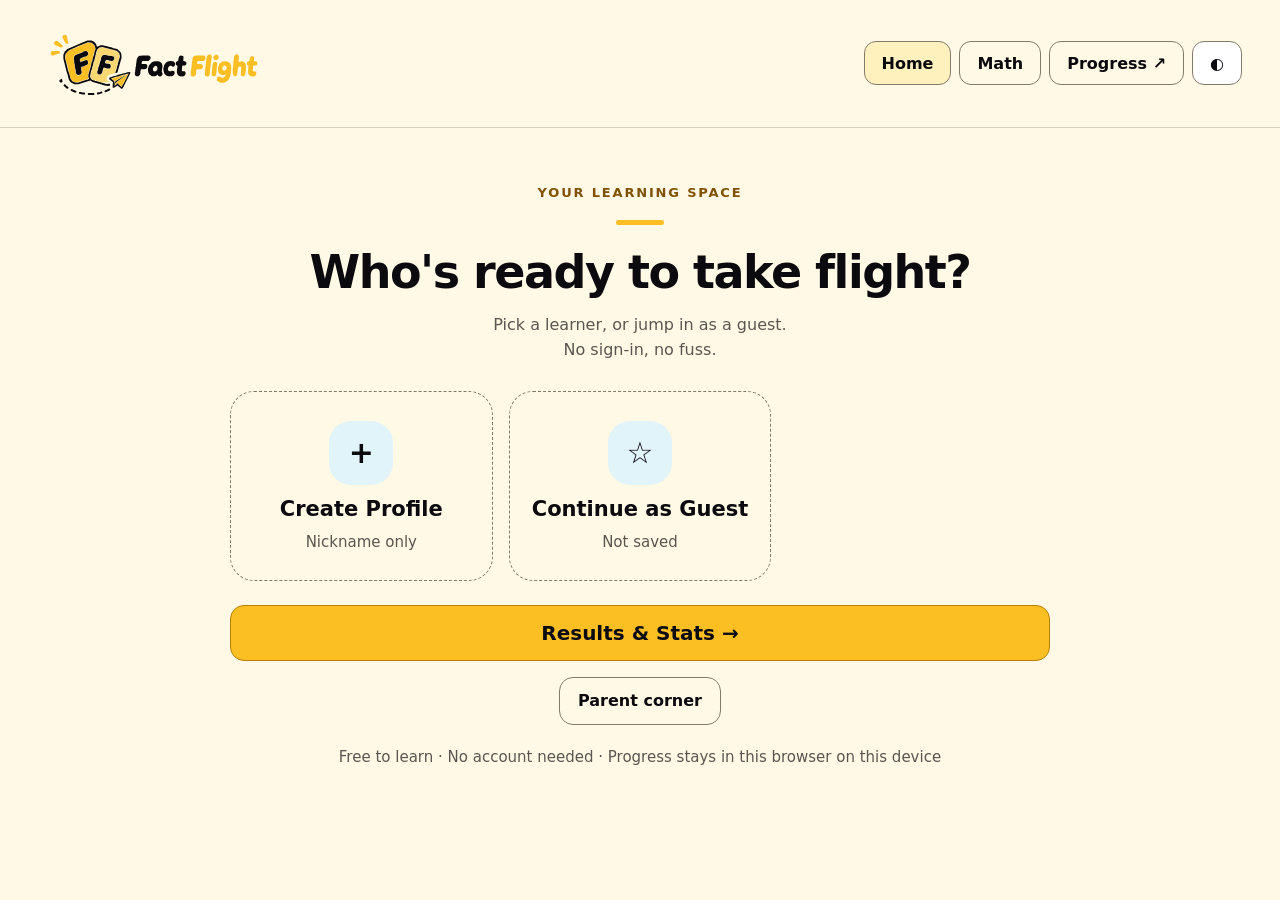
<file: index.html>
<!doctype html>
<html lang="en"><head><meta charset="UTF-8"><meta name="viewport" content="width=device-width,initial-scale=1"><title>Fact Flight · Math practice</title><meta name="application-version" content="6.3.0">
<link rel="stylesheet" href="styles/brand.css"><link rel="stylesheet" href="styles/menus.css"><link rel="stylesheet" href="styles/progress.css">
<link rel="icon" href="assets/brand/favicon.ico" sizes="any">
<link rel="apple-touch-icon" sizes="180x180" href="assets/brand/apple-touch-icon.png">
<link rel="manifest" href="manifest.webmanifest">
<meta name="apple-mobile-web-app-title" content="Fact Flight">
<style>
*{box-sizing:border-box}body{margin:0;background:var(--bg);color:var(--ink);font-family:var(--font-ui)}button,input,select{font:inherit}button{cursor:pointer}button:disabled{opacity:.5;cursor:not-allowed}button:focus-visible,input:focus-visible,select:focus-visible{outline:3px solid var(--focus-ring);outline-offset:3px}button{border:1px solid var(--line);background:var(--card);color:var(--ink);border-radius:12px;padding:11px 17px;font-weight:600}.primary{background:var(--primary-bg);color:var(--primary-text);border-color:transparent}.quiet{background:transparent}header{max-width:1400px;margin:auto;padding:25px 38px;display:flex;align-items:center;justify-content:space-between;border-bottom:1px solid var(--line)}.brand{display:flex;align-items:center;gap:12px;font:700 22px var(--font-ui)}.logo{display:grid;place-items:center;background:var(--primary-bg);color:var(--primary-text);width:40px;height:40px;border-radius:13px;transform:rotate(-6deg)}.topnav{display:flex;gap:8px}main{max-width:1400px;margin:auto;padding:35px 38px 60px}.eyebrow{text-transform:uppercase;letter-spacing:.16em;font-size:11px;font-weight:700;color:var(--muted)}h1,h2,h3{font-family:var(--font-ui)}h1{font-size:clamp(32px,4vw,49px);letter-spacing:-2px;margin:10px 0}h2{font-size:25px;margin:0 0 12px}h3{font-size:17px;margin:0 0 10px}p{line-height:1.6;color:var(--muted)}.hero{display:flex;justify-content:space-between;align-items:center;margin-bottom:28px}.badge{background:var(--soft);padding:10px 15px;border-radius:30px;font-size:12px;font-weight:700}.layout{display:grid;grid-template-columns:285px minmax(0,1fr);gap:25px;align-items:start}.panel{background:var(--card);border:1px solid var(--line);border-radius:22px;padding:24px;box-shadow:var(--shadow)}.settings{position:sticky;top:18px}.label{display:block;font-size:12px;font-weight:700;margin:23px 0 10px}.numbers{display:grid;grid-template-columns:repeat(3,1fr);gap:8px}.number{font:600 23px var(--font-ui);padding:12px 0}.number.selected{background:var(--primary-bg);color:var(--primary-text);border-color:var(--accent)}.segments{display:flex;gap:5px;background:var(--bg);padding:5px;border-radius:12px}.segments button{flex:1;font-size:12px;border:0;padding:10px 5px;background:transparent}.segments .selected{background:var(--card);box-shadow:0 2px 6px #0001}.wide{width:100%;margin-top:22px}.small{font-size:12px;line-height:1.6;color:var(--muted)}input,select{border:1px solid var(--line);border-radius:9px;background:var(--bg);color:var(--ink);padding:10px;width:100%}.metrics{display:grid;grid-template-columns:repeat(3,1fr);gap:12px;margin-bottom:19px}.metric{padding:15px 20px;border:1px solid var(--line);border-radius:15px;background:var(--card)}.metric strong{display:block;font:600 28px var(--font-ui);margin-top:5px}.metric span{font-size:11px;color:var(--muted);text-transform:uppercase;letter-spacing:.09em}.sheet{padding:23px}.sheetbar{display:flex;justify-content:space-between;align-items:center;margin-bottom:18px;gap:12px}.sheetbar h2{font-size:20px;margin:0}.progress{height:5px;border-radius:6px;background:var(--soft);margin:15px 0 23px;overflow:hidden}.progress div{height:100%;background:var(--accent);transition:width .2s}.grid{display:grid;grid-template-columns:repeat(3,minmax(0,1fr));gap:18px}.column{display:flex;flex-direction:column;gap:7px}.coltitle{font-size:10px;color:var(--muted);text-transform:uppercase;letter-spacing:.15em;padding:0 8px 5px}.fact{border:1px solid var(--line);border-radius:9px;min-height:40px;padding:7px 10px;display:flex;gap:9px;align-items:center;font:500 17px var(--font-ui);transition:background .15s}.fact .idx{font:10px var(--font-ui);color:var(--muted);width:15px}.fact .value{margin-left:auto;min-width:25px;text-align:center}.fact.active{background:var(--active);outline:2px solid var(--muted);outline-offset:1px}.fact.correct{background:var(--greenbg);color:var(--green);border-color:var(--green)}.fact.wrong{background:var(--redbg);color:var(--red);border-color:var(--red)}.fact.skipped{border-style:dashed;background:var(--active)}.shake{animation:shake .35s}@keyframes shake{25%,75%{transform:translateX(-4px)}50%{transform:translateX(4px)}}.speech{background:var(--soft);padding:14px 18px;border-radius:13px;display:flex;align-items:center;gap:12px;margin-bottom:18px}.dot{width:9px;height:9px;flex-shrink:0;background:var(--accent);border-radius:50%}.speech.live .dot{animation:pulse 1.3s infinite}.speech:not(.live) .dot{background:var(--muted)}.mic-status{display:inline-block;margin-bottom:5px;font-size:12px;font-weight:700;letter-spacing:.02em}.mic-status[data-state="connected"]{color:var(--green)}.mic-status[data-state="disconnected"]{color:var(--red)}.mic-status[data-state="not-connected"]{color:var(--muted)}@keyframes pulse{50%{opacity:.25}}.controls{display:flex;gap:8px;flex-wrap:wrap;margin-top:18px}.controls input{width:120px}.controls button{font-size:12px;padding:9px 12px}.hidden{display:none!important}.empty{min-height:420px;display:flex;align-items:center;justify-content:center;text-align:center;background:radial-gradient(ellipse at center,var(--soft),transparent 65%)}.orb{width:116px;height:116px;border-radius:32px;background:var(--soft);font:600 54px var(--font-ui);display:grid;place-items:center;margin:0 auto 24px;transform:rotate(-8deg)}.empty p{max-width:380px;margin:10px auto}.rule{border-top:1px solid var(--line);margin:23px 0 18px}.resultscore{font:600 65px var(--font-ui);letter-spacing:-3px}.resultgrid{display:grid;grid-template-columns:repeat(4,1fr);gap:12px;margin:22px 0}table{border-collapse:collapse;width:100%;font-size:13px}th,td{padding:12px;text-align:left;border-bottom:1px solid var(--line)}th{font-size:11px;color:var(--muted)}.tablewrap{overflow:auto}.tag{color:var(--accent);font-size:12px;font-weight:700}dialog{background:var(--card);color:var(--ink);border:1px solid var(--line);border-radius:24px;padding:34px;width:min(460px,90vw);text-align:center}dialog::backdrop{background:#102c24aa;backdrop-filter:blur(5px)}.mic{font-size:38px;background:var(--soft);border-radius:50%;width:85px;height:85px;display:grid;place-items:center;margin:0 auto 22px}#micMessage{min-height:52px}footer{font-size:11px;color:var(--muted);margin-top:24px}details{margin-top:17px}summary{cursor:pointer;font-size:12px;color:var(--muted)}@media(max-width:900px){header,main{padding:20px}.layout{grid-template-columns:220px minmax(0,1fr)}.grid{gap:8px}.fact{font-size:14px;padding:7px 5px;gap:4px}.panel{padding:17px}.hero .badge{display:none}}@media(max-width:680px){.layout{grid-template-columns:1fr}.settings{position:static}.numbers{grid-template-columns:repeat(9,1fr);gap:4px}.number{font-size:18px}.hero{margin-bottom:20px}.grid{gap:7px}.fact{font-size:13px}.fact .idx{width:10px;font-size:8px}.fact .value{min-width:15px}.metrics{gap:7px}.metric{padding:12px}.resultgrid{grid-template-columns:repeat(2,1fr)}header{gap:10px}.brand{font-size:18px}.topnav button{padding:9px;font-size:12px}}@media(prefers-reduced-motion:reduce){*{animation:none!important;transition:none!important}}

.speech-content{min-width:0;flex:1}.mic-topline{display:flex;align-items:center;gap:12px;justify-content:space-between;flex-wrap:wrap;margin-bottom:7px}.mic-status{display:inline-block;font-size:12px;font-weight:700;line-height:1.5}.mic-status[data-state="connected"]{color:var(--green)}.mic-status[data-state="disconnected"]{color:var(--red)}.mic-status[data-state="not-connected"]{color:var(--muted)}.mic-reconnect{font-size:12px;padding:7px 11px;background:var(--card);border:1px solid var(--line)}#prompt{display:block;line-height:1.45}#heard{overflow-wrap:anywhere}

/* iOS voice-permission help: presentation only; speech-recognition logic is unchanged. */
.voice-help{margin-top:12px;padding:11px 13px;border:1px solid var(--line);border-left:3px solid var(--accent);border-radius:10px;background:var(--card);color:var(--ink);font-size:12px;line-height:1.55;text-align:left}
.voice-help b{display:block;margin-bottom:5px}
.voice-help p{margin:0;color:var(--ink);font-size:12px;line-height:1.5}
.voice-help ol{margin:7px 0 6px;padding-left:20px}
.voice-help li+li{margin-top:5px}
.voice-help .voice-help-note{color:var(--muted);margin-top:7px}
.voice-help-inline{margin-top:9px}
@media(max-width:680px){dialog{padding:20px;max-height:90dvh;overflow-y:auto}.voice-help{padding:10px}}

/* Draft keyboard enhancement: field is anchored to the active problem, not at the bottom of the sheet. */
.keyboard-tip{background:var(--soft);border-radius:12px;padding:10px 14px;margin-bottom:15px;color:var(--ink);font-size:12px;line-height:1.5}
.inline-answer{display:none;align-items:center;gap:4px;margin-left:auto;flex:0 0 auto}
.fact.keyboard-active .inline-answer{display:flex}
.inline-answer input{width:50px;min-width:0;padding:5px 4px;border:2px solid var(--accent);border-radius:7px;background:var(--card);color:var(--ink);text-align:center;font-size:16px;font-weight:700;height:31px;touch-action:manipulation}
.inline-answer input:focus{outline:2px solid var(--accent);outline-offset:1px}
.inline-answer button{min-width:30px;height:31px;padding:3px 5px;border-radius:7px;background:var(--primary-bg);border-color:var(--control-line);color:var(--primary-text);font-size:15px;line-height:1;touch-action:manipulation}
.fact.keyboard-active{border-color:var(--accent);background:var(--active)}
.fact.keyboard-active .value{margin-left:0}
.keyboard-session #answer,.keyboard-session #footerAnswerSubmit{display:none!important}
@media(max-width:1100px){
 .fact.keyboard-active{flex-wrap:wrap;gap:4px 5px;align-content:center}
 .fact.keyboard-active .inline-answer{order:3;flex:1 0 100%;margin-left:0;justify-content:flex-end}
 .fact.keyboard-active .fact-equation{order:1}
 .fact.keyboard-active .idx{order:0}
 .fact.keyboard-active .value{order:2;margin-left:auto}
}
@media(max-width:680px){
 .fact.keyboard-active{padding:6px 5px;min-height:75px}
 .fact.keyboard-active .inline-answer{justify-content:space-between}
 .fact.keyboard-active .inline-answer input{width:min(48px,62%);height:34px;font-size:16px}
 .fact.keyboard-active .inline-answer button{min-width:27px;height:34px}
}

/* A dedicated touch keypad avoids iOS's number pad, which has no Return key. */
.mobile-keypad{display:none;position:fixed;z-index:1000;left:0;right:0;bottom:0;max-width:520px;margin:0 auto;padding:12px 18px calc(12px + env(safe-area-inset-bottom, 0px));background:var(--card);color:var(--ink);border:1px solid var(--line);border-bottom:0;border-radius:22px 22px 0 0;box-shadow:0 -8px 35px #0002}
.mobile-keypad-head{display:flex;align-items:center;justify-content:space-between;gap:12px;padding:0 2px 10px}
.mobile-keypad-head span{font-size:12px;color:var(--muted);font-weight:700}
.mobile-keypad-head strong{font:700 23px var(--font-ui);letter-spacing:-.5px}
.mobile-keypad-head .mobile-typed{background:var(--bg);border:1px solid var(--line);border-radius:9px;min-width:57px;min-height:34px;padding:3px 10px;text-align:center;font-variant-numeric:tabular-nums}
.mobile-keypad-grid{display:grid;grid-template-columns:repeat(3,minmax(0,1fr));gap:8px}
.mobile-keypad-grid button{min-height:49px;padding:8px 6px;border-radius:11px;font:700 21px var(--font-ui);touch-action:manipulation;user-select:none;-webkit-user-select:none;-webkit-tap-highlight-color:transparent}
.mobile-keypad-grid button:active{background:var(--active)}
.mobile-keypad-grid .key-enter{background:var(--primary-bg);color:var(--primary-text);border-color:var(--accent);font:700 15px var(--font-ui)}
.mobile-keypad-grid .key-delete{font-size:21px}
.mobile-keypad .keypad-hint{text-align:center;margin:7px 0 0;color:var(--muted);font-size:11px}
@media(max-width:680px) and (pointer:coarse){
 .mobile-keypad-open main{padding-bottom:calc(305px + env(safe-area-inset-bottom, 0px))}
 .mobile-keypad-open .mobile-keypad:not(.hidden){display:block}
 .mobile-keypad-open .fact.keyboard-active .inline-answer{display:none}
 .mobile-keypad-open .fact.keyboard-active{min-height:40px;flex-wrap:nowrap;align-content:center}
 .mobile-keypad-open .fact.keyboard-active .fact-equation{order:1}
 .mobile-keypad-open .fact.keyboard-active .value{order:2;display:block;margin-left:auto;font-weight:700}
}

/* Brand foundation: presentation only; the worksheet and session engine stay intact. */
header{flex-wrap:wrap;gap:16px}
.brand{background:var(--brand-cream);padding:4px 10px;border-radius:14px;flex-shrink:0}
.brand-art{display:block;width:210px;max-width:100%;height:auto}
.topnav{flex-wrap:wrap}
button,input,select{border-color:var(--control-line)}
button,select{min-height:44px}
.primary,.number.selected,.mobile-keypad-grid .key-enter{border-color:var(--control-line)}
.primary:hover:not(:disabled),.number.selected:hover{background:var(--brand-amber)}
.segments .selected{outline:1px solid var(--control-line)}
button:focus-visible,input:focus-visible,select:focus-visible,summary:focus-visible{outline:3px solid var(--focus-ring);outline-offset:3px}
.inline-answer input:focus{outline-color:var(--focus-ring)}
.fact.active{outline-color:var(--focus-ring)}
.fact.correct .value::before{content:"✓ ";font-size:.85em}
.fact.wrong .value::before{content:"× ";font-size:.85em}
.fact .value{white-space:nowrap}
.layout>section,.column{min-width:0}
.metric strong,.fact,.mobile-typed{font-variant-numeric:tabular-nums}
dialog::backdrop{background:#0B0B0FAA}
@media(max-width:680px){
 header{justify-content:center;padding:16px}
 .brand-art{width:185px}
 .topnav{justify-content:center}
 .topnav button{min-width:44px}
 .numbers{grid-template-columns:repeat(5,minmax(0,1fr));gap:8px}
 .sheetbar{flex-wrap:wrap}
 .fact{gap:3px;padding-inline:3px}
 .fact .idx{width:auto;min-width:8px}
 .inline-answer button{min-height:34px}
}
/* Larger equations use a single readable column on phones; School keeps three columns. */
.activity-progress{display:grid;grid-template-columns:repeat(auto-fit,minmax(min(100%,260px),1fr));gap:12px;margin:18px 0}.activity-progress button{text-align:left}.activity-progress span{display:block;font-size:12px;margin-top:8px;line-height:1.6}
.math-activity .fact{flex-wrap:wrap}.math-activity .fact-equation{overflow-wrap:anywhere}
@media(max-width:680px){.math-activity .grid{grid-template-columns:1fr}.math-activity .fact{font-size:18px;padding:8px}.math-activity .coltitle{display:none}.math-activity .fact.keyboard-active .inline-answer{flex:0 0 auto}.math-activity .inline-answer input{width:70px}}

/* Focus is a presentation of the existing worksheet session, not a second engine. */
.focus-session header,.focus-session .hero,.focus-session .settings,.focus-session #saveStatus,.focus-session #grid,.focus-session #keyboardTip,.focus-session #answer,.focus-session #footerAnswerSubmit,.focus-session #resume{display:none!important}
.focus-session main{max-width:1100px;width:100%;min-height:100vh;min-height:100dvh;display:flex;flex-direction:column;justify-content:center;padding:14px 20px}
.focus-session #practiceView{width:100%;flex-shrink:0}
.focus-session .layout{display:block}.focus-session .sheet{padding:16px}
.focus-session .sheetbar{margin-bottom:8px}.focus-session .sheetbar h2{font-size:18px}
.focus-session .progress{margin:8px 0 12px}.focus-session .metrics{margin-bottom:10px}
.focus-session .metric{padding:8px 12px}.focus-session .metric strong{font-size:22px;margin:2px 0}
#focusLayout{display:grid;grid-template-columns:1.3fr 1fr;gap:20px}
#focusCard{display:flex;flex-direction:column;justify-content:center;align-items:center;text-align:center;background:var(--soft);border:1px solid var(--line);border-radius:18px;padding:18px;min-width:0}
#focusEquation{font-size:clamp(28px,5vw,64px);font-weight:750;margin:16px 0;overflow-wrap:anywhere}
#focusFeedback{font-size:14px;margin:0;min-height:22px}
#focusForm{min-width:0}#focusAnswer{font-size:26px;text-align:center;font-weight:700;height:46px;margin:5px 0 10px}
#focusKeys{display:grid;grid-template-columns:repeat(3,minmax(0,1fr));gap:8px}#focusKeys button{min-height:50px;font-size:20px;padding:6px;touch-action:manipulation}
.focus-session #answerForm{justify-content:center;margin-top:12px}.focus-session #answerForm button{min-height:44px}
.focus-session .speech{padding:8px 12px;margin-bottom:10px}.focus-session #prompt{display:none}.focus-session #focusCard .speech{width:100%;text-align:left;margin:6px 0 0}.focus-session #focusCard .speech .dot{display:none}
@media(max-width:680px){
 .focus-session #stage{display:none}.focus-voice #focusFeedback{display:none}.focus-session .metrics{margin-bottom:6px}.focus-session .progress{margin:5px 0 8px}.focus-voice #focusCard{padding:4px}
 .focus-session main{padding:4px 12px calc(4px + env(safe-area-inset-bottom,0px))}.focus-session .sheet{padding:10px}
 .focus-session .metric{padding:3px 8px}.focus-session .metric span{font-size:9px;letter-spacing:0}.focus-session .metric strong{font-size:20px}
 #focusLayout{grid-template-columns:1fr;gap:8px}#focusCard{padding:6px}#focusEquation{font-size:32px;margin:4px 0}#focusFeedback{font-size:12px;min-height:16px}
 #focusKeys{gap:5px}#focusKeys button{min-height:44px;padding:4px}#focusAnswer{height:40px;margin:3px 0 6px}#focusForm>label{display:none}
 .focus-session #answerForm{gap:5px;margin-top:8px}.focus-session #answerForm button{padding:7px;font-size:11px}
 .focus-session .speech{font-size:12px;margin-bottom:6px}.focus-session .mic-topline{margin-bottom:0}
}
@media(max-height:550px) and (orientation:landscape){
 .focus-session main{padding:4px 12px}.focus-session .sheet{padding:8px}.focus-session .metrics{margin-bottom:4px}.focus-session .metric{padding:3px 10px}.focus-session .metric strong{font-size:18px}
 #focusLayout{grid-template-columns:1fr 1fr;gap:10px}#focusCard{padding:8px}#focusEquation{font-size:32px;margin:8px 0}#focusForm>label{display:none}
 #focusKeys{gap:4px}#focusKeys button{min-height:44px;padding:3px}#focusAnswer{height:36px;margin:0 0 4px;font-size:22px}
 .focus-session .sheetbar,.focus-session .progress{margin:3px 0}.focus-session #answerForm{margin-top:4px}.focus-session .speech{padding:4px 8px;margin-bottom:4px}
}
/* Readability: prioritize legible prompts over fitting every control into a short screen. */
#focusEquation{width:100%;min-width:0;box-sizing:border-box;font-size:clamp(48px,7vw,88px);font-weight:800;line-height:1.15;letter-spacing:-.02em;margin:14px 0;word-break:normal;overflow-wrap:normal}
#focusEquation.long-equation{font-size:clamp(34px,5vw,60px)}
#focusAnswer{font-size:32px;height:50px}#focusKeys button{font-size:26px;min-height:50px}#focusKeys button[type=submit]{font-size:20px}
#focusPosition{font-size:14px;letter-spacing:.05em}#focusFeedback{font-size:16px;line-height:1.4}
.focus-session .metric span{font-size:13px;letter-spacing:0}.focus-session .metric strong{font-size:28px}
.focus-session .sheetbar h2{font-size:22px}.focus-session #heard,.focus-session .mic-status{font-size:16px;line-height:1.4}
.focus-session #answerForm button{font-size:16px;min-height:48px}.focus-session .mic-reconnect{font-size:15px}
.activity-progress button strong{font-size:20px}.activity-progress span,.small,summary{font-size:15px}
.metric span{font-size:13px;letter-spacing:.03em}table{font-size:16px}th{font-size:14px}.controls button{font-size:16px}
.fact{font-size:20px;flex-wrap:wrap}.fact .fact-equation{min-width:0;overflow-wrap:anywhere}.fact .idx{font-size:12px}.inline-answer input{font-size:20px}.mobile-keypad-grid button{font-size:26px}.mobile-keypad-head span{font-size:16px}.mobile-keypad .keypad-hint{font-size:13px}
@media(max-width:680px){
 #focusEquation{font-size:clamp(48px,14vw,64px);margin:10px 0}#focusEquation.long-equation{font-size:clamp(34px,10vw,46px)}
 .focus-session .metric span{font-size:12px}.focus-session .metric strong{font-size:26px}.focus-session .sheetbar h2{font-size:20px}
 .focus-session #answerForm button{font-size:14px}.fact{font-size:18px}.math-activity .fact{font-size:21px}.fact .idx{font-size:11px}
}
@media(max-height:550px) and (orientation:landscape){#focusEquation{font-size:48px}#focusEquation.long-equation{font-size:36px}#focusKeys button{min-height:44px}#focusAnswer{height:40px}}

/* Answer feedback uses text/symbols as well as color. */
#focusCard[data-feedback="wrong"]{background:var(--redbg);border:2px solid var(--red);color:var(--red)}
#focusCard[data-feedback="correct"]{background:var(--greenbg);border:2px solid var(--green);color:var(--green)}
#focusCard[data-feedback="unheard"],.fact[data-feedback="unheard"]{background:var(--feedback-neutral-bg);border:2px solid var(--feedback-neutral-ink);color:var(--feedback-neutral-ink)}
#focusCard[data-feedback] .speech{background:transparent}
#focusCard[data-feedback] #focusFeedback{color:inherit;font-weight:750}
.focus-voice #focusFeedback{display:block}
#focusFeedback{min-height:24px}
#factsReport td:first-child{white-space:nowrap}
.mic-actions{display:flex;flex-direction:column;gap:12px;margin-top:16px}.mic-actions button{width:100%;min-height:44px}
</style></head><body>
<header><div class="brand"><img class="brand-art" src="assets/brand/horizontal.svg" alt="Fact Flight" width="725" height="238"></div><nav class="topnav" aria-label="Main navigation"><button id="homeNav" class="quiet">Home</button><button id="practiceNav" class="quiet">Math</button><button id="historyNav" class="quiet">Progress ↗</button><button id="theme" aria-label="Toggle light and dark theme">◐</button></nav></header>
<main><section id="menuView"></section><div class="hero"><div><div class="eyebrow">Little practice. Big confidence.</div><h1>Ready, set, practice.</h1><p style="margin:8px 0">One fact at a time. Find your rhythm.</p></div><div class="badge">✦ &nbsp; YOUR MATH STUDIO</div></div>
<div id="practiceView" class="layout"><aside class="panel settings legacy-settings"><h3>Your next flight</h3><div class="small">Choose your activity and answer your way.</div><label class="label" for="activity">ACTIVITY</label><select id="activity"><option value="school">Original School Test · multiplication</option></select>
<div id="activitySettings" class="hidden"><label class="label" for="level">LEVEL</label><select id="level"></select><label class="label" for="questionCount">QUESTIONS</label><select id="questionCount"><option>5</option><option>10</option><option>15</option><option selected>20</option><option>30</option><option>60</option></select></div>
<div id="schoolSettings"><label class="label">CHOOSE YOUR TIMES TABLE</label><div id="numbers" class="numbers"></div></div><label class="label">02 &nbsp; SET YOUR PACE</label><div class="segments"><button id="testMode" class="selected">2-minute test</button><button id="practiceMode">Free practice</button></div><label class="label" for="inputMode">03 &nbsp; ANSWER WITH</label><select id="inputMode"><option value="voice">Microphone · say your answer</option><option value="keyboard">Keyboard · type your answer</option></select><div id="iosVoiceHint" class="voice-help hidden" role="note"></div><label class="label" for="sessionView">VIEW</label><select id="sessionView"><option value="focus">Focus · one problem at a time</option><option value="worksheet" selected>Worksheet · see the set</option></select><button id="start" class="primary wide">Start a session &nbsp; →</button><p id="sessionScope" class="small">60 facts · 3 columns · factors 1–10<br>Read down each column, then across.<br>Repeated facts have at least 3 others between them.</p><div class="rule"></div><h3>Small steps count.</h3><p class="small">Voice: say a number, or “skip.” Keyboard: type into the highlighted problem and tap ↵ (or Return) to answer.</p><details><summary>Parent settings & scoring</summary><p class="small"><b>Microphone permissions:</b> choose “Allow while visiting the site”, not “Allow this time”. This app keeps the same listening session from “ready” into the quiz. Chrome may still stop recognition. The app makes limited automatic reconnect attempts when the browser allows them. Safari may not reveal permission status; in that case, the app tries once before asking for a manual reconnect. Browser permission prompts cannot be bypassed. A hosted HTTPS page or localhost provides a stable site address for permissions. The app cannot override browser permission rules.</p><p class="small">First-try score counts facts answered correctly before any wrong answer or skip. Corrections are tracked separately.</p><label class="small" for="threshold">Pass target: first-try facts out of 60 (optional)</label><input id="threshold" type="number" min="1" max="60" placeholder="Teacher’s target not set"><p class="small">Voice recognition may use your browser’s online speech service. No audio is saved by this app. Results stay in this browser; export them to keep a backup.</p></details></aside>
<section><div class="metrics"><div class="metric"><span id="timeLabel">Time remaining</span><strong id="clock">2:00</strong></div><div class="metric"><span>Correct so far</span><strong id="correctCount">0 <small style="font-size:15px;color:var(--muted)">/ 60</small></strong></div><div class="metric"><span>First try</span><strong id="firstCount">0</strong></div></div><div class="panel sheet"><div class="sheetbar"><h2 id="sheetTitle">The 2s · Multiplication facts</h2><span id="stage" class="tag">PRE-FLIGHT</span></div><div class="progress"><div id="bar" style="width:0%"></div></div><div id="empty" class="empty"><div><div class="orb">2×</div><h2>A little louder.<br>A little faster.</h2><p>Your facts will appear when you start. In voice mode, say <b>“ready”</b>. In keyboard mode, type directly beside each highlighted fact.</p><p class="small">The clock starts only when you’re ready.</p></div></div><div id="playArea" class="hidden"><div class="speech" id="speech"><span class="dot"></span><div class="speech-content"><div class="mic-topline"><span class="mic-status" id="micStatus" data-state="not-connected" role="status" aria-live="polite">Microphone: Not Connected</span><button type="button" id="micReconnectTop" class="mic-reconnect hidden">Reconnect microphone</button></div><b id="prompt">Listening…</b><div class="small" id="heard">Say one answer at a time.</div><div id="iosMicTroubleshoot" class="voice-help voice-help-inline hidden" role="note"></div></div></div><div id="keyboardTip" class="keyboard-tip hidden">⌨️ Type your answer in the highlighted fact, then tap <b>↵</b> or press Return. The answer box will follow each question.</div><div id="focusLayout" class="hidden"><section id="focusCard"><div id="focusPosition" class="eyebrow"></div><div id="focusEquation"></div><p id="focusFeedback" role="status"></p></section><form id="focusForm"><label class="small" for="focusAnswer">Your answer</label><input id="focusAnswer" autocomplete="off" inputmode="numeric" maxlength="4" aria-label="Your answer" placeholder="?"><div id="focusKeys"><button type="button" data-focus-digit="1">1</button><button type="button" data-focus-digit="2">2</button><button type="button" data-focus-digit="3">3</button><button type="button" data-focus-digit="4">4</button><button type="button" data-focus-digit="5">5</button><button type="button" data-focus-digit="6">6</button><button type="button" data-focus-digit="7">7</button><button type="button" data-focus-digit="8">8</button><button type="button" data-focus-digit="9">9</button><button type="button" id="focusDelete" aria-label="Delete last digit">⌫</button><button type="button" data-focus-digit="0">0</button><button class="primary" type="submit">Enter ↵</button></div></form></div><div class="grid" id="grid"></div><form id="answerForm" class="controls"><input id="answer" inputmode="numeric" autocomplete="off" aria-label="Type an answer" placeholder="Answer"><button type="submit" id="footerAnswerSubmit">Answer ↵</button><button type="button" id="skip">Skip →</button><button type="button" id="undo" title="Misheard / undo">↶ Undo</button><button type="button" id="resume">Reconnect mic</button><button type="button" id="end">Finish</button><button type="button" id="sessionHome">Home</button></form></div></div><footer id="saveStatus">Progress is saved on this device. No account needed for practice history.</footer></section></div>
<section id="resultsView" class="hidden panel"></section><section id="historyView" class="hidden panel"></section>
</main>
<div id="mobileKeypad" class="mobile-keypad hidden" role="group" aria-label="Math answer number pad">
  <div class="mobile-keypad-head"><span id="mobileKeypadFact">Answer the highlighted fact</span><strong class="mobile-typed" id="mobileKeypadValue" aria-live="off">?</strong></div>
  <div class="mobile-keypad-grid">
   <button type="button" data-digit="1">1</button><button type="button" data-digit="2">2</button><button type="button" data-digit="3">3</button>
   <button type="button" data-digit="4">4</button><button type="button" data-digit="5">5</button><button type="button" data-digit="6">6</button>
   <button type="button" data-digit="7">7</button><button type="button" data-digit="8">8</button><button type="button" data-digit="9">9</button>
   <button type="button" data-action="delete" class="key-delete" aria-label="Delete last digit">⌫</button><button type="button" data-digit="0">0</button><button type="button" data-action="enter" class="key-enter">Enter ↵</button>
  </div>
  <div class="keypad-hint">Tap Enter to submit · Undo and Skip are below the worksheet</div>
</div>
<dialog id="exitDialog" aria-labelledby="exitTitle"><h2 id="exitTitle">Finish this flight?</h2><p>Your clock and microphone continue while you decide. Finish to review your results, then return Home.</p><div class="controls"><button id="continueFlight" autofocus>Keep practicing</button><button id="finishFlight" class="primary">Finish &amp; review</button></div></dialog><dialog id="micDialog"><div class="mic">🎙</div><div class="eyebrow">Microphone check</div><h2 style="margin-top:12px">Say “ready” to begin.</h2><p><span class="mic-status" id="dialogMicStatus" data-state="not-connected" role="status" aria-live="polite">Microphone: Not Connected</span></p><p id="micMessage" aria-live="polite">Allow microphone access when your browser asks.</p><div class="mic-actions"><button id="retryMic" class="primary">Try microphone again</button><button id="typeInstead" class="quiet">Tap or type instead</button><button id="cancelMic" class="quiet">Cancel</button></div><p class="small">Uses your browser’s microphone. The timer has not started.</p><details id="iosMicDialogHelp" class="voice-help hidden"></details><details id="iosVoiceRecovery" class="hidden"><summary>More recovery options</summary><p class="small">If trying the microphone again does not help, refresh and return to this setup. Saved learner results stay on this device. Refreshing may help, but is not a guaranteed fix.</p><button id="refreshVoice">Refresh &amp; keep setup</button></details><details id="micDiagnostics"><summary>Microphone diagnostics</summary><p class="small">Temporary event timing only—no audio, spoken words or learner details. Cleared when this page refreshes. Download before refreshing to keep this test log.</p><pre id="micDiagnosticLog" style="text-align:left;white-space:pre-wrap;overflow-wrap:anywhere;max-height:180px;overflow:auto;font-size:11px"></pre><button id="downloadMicLog">Download diagnostic log</button></details></dialog>
<script src="scripts/activity-registry.js"></script>
<script src="scripts/math-activities.js"></script>
<script src="scripts/content-definitions.js"></script>
<script src="scripts/practice-generator.js"></script>
<script src="scripts/family-practice.js"></script>
<script>
'use strict';
const $=id=>document.getElementById(id), KEY='fact-flight-history-v1';let table=2,mode='test',phase='idle',items=[],index=0,started=0,turnStart=0,ticker=null,rec=null,recEpoch=0,history=[],undoStack=[],session=null,transitioning=false,advanceTimer=null;let storageOK=true;
// Menu choices are captured at begin; School Test always retains its original deadline.
let configuredTimeLimitMs=120000,flightTimeLimitMs=120000,configuredPracticeType=null;
const MATH_KEY='fact-flight-math-history-v1';
let historyReadable=true;
let feedbackItem=null,feedbackKind='',feedbackTimer=null,unheardReturn='',completedAt=null;
let activeView='worksheet',freePractice=false,questionSource=null;
const isFocus=()=>phase==='running'&&activeView==='focus';
try{
 const legacy=JSON.parse(localStorage.getItem(KEY)||'[]'),math=JSON.parse(localStorage.getItem(MATH_KEY)||'[]');
 const valid=records=>Array.isArray(records)&&records.every(s=>s&&Array.isArray(s.items)&&Array.isArray(s.invalidated)&&Array.isArray(s.unrecognized)&&s.items.every(p=>p&&Array.isArray(p.attempts)&&Number.isFinite(p.answer)));
 if(!valid(legacy)||!valid(math))throw Error('Invalid history');
 history=[...legacy,...math].sort((a,b)=>new Date(b.date)-new Date(a.date));
 document.documentElement.dataset.theme=localStorage.getItem('fact-flight-theme')||(matchMedia('(prefers-color-scheme: dark)').matches?'dark':'light');
}catch(e){historyReadable=false;storageOK=false;$('saveStatus').textContent='Saved history could not be read. Original data is preserved; new results cannot be saved. Export new sessions before closing.'}
function saveSession(record){
 if(!historyReadable)throw Error('History could not be read; original storage preserved');
 const key=record.activity?MATH_KEY:KEY;
 const records=JSON.parse(localStorage.getItem(key)||'[]');
 if(!Array.isArray(records))throw Error('Invalid history');
 localStorage.setItem(key,JSON.stringify([record,...records]));
}
function factText(p){return p.text||`${p.a} × ${p.b}`}
function questionLabel(p){const text=factText(p);return text.includes('=')?text:text+' ='}
function sessionLabel(s){if(s.activity==='review')return 'Missed-fact review · '+(s.review.filter==='all'?'All activities':FactFlightMath.activities[s.review.filter].name);if(s.selection)return (FactFlightMath.activities[s.activity]?.name||s.activity)+' · '+FactFlightMath.selectionLabel(s.activity,s.selection);return s.activity?`${FactFlightMath.activities[s.activity]?.name||s.activity} · Level ${s.level+1}`:`${s.table}s`}
function sessionModeLabel(s){const names={review:'Missed-fact review',quick:'Quick Practice',free:'Free Practice',timed:'Timed Practice',test:'Custom Test'};return names[s.practiceType]?names[s.practiceType]+(s.timeLimitMs?' · '+duration(s.timeLimitMs)+' limit':''):s.mode}
function selectedCount(){if(configuredReview)return configuredReview.facts.length;return $('activity').value==='school'?60:Number($('questionCount').value)}
function configureActivity(){
 const school=$('activity').value==='school',activity=FactFlightMath.activities[$('activity').value];
 $('sessionView').value=!school&&matchMedia('(max-width: 680px)').matches?'focus':'worksheet';
 $('schoolSettings').classList.toggle('hidden',!school);$('activitySettings').classList.toggle('hidden',school);
 $('practiceView').classList.toggle('math-activity',!school);
 $('level').innerHTML=school?'':activity.levels.map((label,i)=>`<option value="${i}">Level ${i+1} · ${label}</option>`).join('');
 updateSetup();
}
function updateSetup(){
 const school=$('activity').value==='school',activity=FactFlightMath.activities[$('activity').value],count=selectedCount();
 $('sheetTitle').textContent=school?`The ${table}s · Multiplication facts`:sessionLabel({activity:$('activity').value,level:Number($('level').value),selection:configuredSelection});
 $('empty').querySelector('.orb').textContent=school?table+'×':activity.symbol;
 $('sessionScope').textContent=school?'60 facts · 3 columns · factors 1–10. Read down each column, then across.':`${count} questions · ${configuredSelection?FactFlightMath.selectionLabel($('activity').value,configuredSelection):activity.levels[Number($('level').value)]}. Skipped facts return later. Finish whenever you need.`;
 $('correctCount').textContent=`0 / ${count}`;$('firstCount').textContent='0';$('bar').style.width='0%';
 $('threshold').max=count;document.querySelector('label[for=threshold]').textContent=`Pass target: first-try facts out of ${count} (optional)`;
}
for(const [id,a] of Object.entries(FactFlightMath.activities)){const option=document.createElement('option');option.value=id;option.textContent=a.name;$('activity').append(option)}
$('activity').onchange=configureActivity;$('level').onchange=updateSetup;$('questionCount').onchange=updateSetup;

function escapeHTML(s){return String(s).replace(/[&<>"']/g,c=>({'&':'&amp;','<':'&lt;','>':'&gt;','"':'&quot;',"'":'&#39;'}[c]))}
function shuffle(a){for(let i=a.length-1;i>0;i--){const j=Math.floor(Math.random()*(i+1));[a[i],a[j]]=[a[j],a[i]]}return a}
function generate(n){
 const result=[];
 for(let round=0;round<6;round++){
   const remaining=Array.from({length:10},(_,i)=>i+1);
   while(remaining.length){
     const recent=result.slice(-3).map(p=>p.factor);
     const options=remaining.filter(f=>!recent.includes(f));
     const factor=options[Math.floor(Math.random()*options.length)];
     remaining.splice(remaining.indexOf(factor),1);
     const reverse=round%2===1;
     result.push({a:reverse?factor:n,b:reverse?n:factor,factor,answer:n*factor,status:'pending',attempts:[],skips:0,ms:0});
   }
 }
 return result;
}
function parseLegacyNumber(raw){let s=raw.toLowerCase().replace(/[.,!?]/g,'').replace(/-/g,' ').trim().replace(/^(?:the answer is|answer is|it is|it's|its)\s+/, '').replace(/\s+/g,' ');if(/^\d{1,3}$/.test(s))return Number(s);const units=['zero','one','two','three','four','five','six','seven','eight','nine','ten','eleven','twelve','thirteen','fourteen','fifteen','sixteen','seventeen','eighteen','nineteen'];const aliases={to:2,too:2,for:4,ate:8};if(s in aliases)return aliases[s];if(units.includes(s))return units.indexOf(s);if(s==='one hundred'||s==='a hundred'||s==='hundred')return 100;const tens={twenty:20,thirty:30,forty:40,fifty:50,sixty:60,seventy:70,eighty:80,ninety:90};let words=s.split(/\s+/);if(words[0] in tens){if(words.length===1)return tens[words[0]];if(words.length===2&&units.indexOf(words[1])>0&&units.indexOf(words[1])<10)return tens[words[0]]+units.indexOf(words[1])}return null}
function parseNumber(raw){return parseLegacyNumber(raw)??FactFlightMath.parseWholeNumber(raw)}
// Browser speech recognition sometimes prefixes punctuation or repeats one numeric answer
// (for example "/16 16" or ":16"). Normalize *only* voice transcripts; keep
// disagreements such as "16/18" invalid rather than guessing which number was spoken.
function parseVoiceNumber(raw){
 const straightforward=parseNumber(raw);
 if(straightforward!==null)return straightforward;
 const cleaned=String(raw).toLowerCase()
   .replace(/^(?:the answer is|answer is|it is|it's|its)\s+/,'')
   .replace(/[/:;：／\\|]+/g,' ')
   .replace(/[.,!?]+/g,' ')
   .replace(/\s+/g,' ').trim();
 const simple=parseNumber(cleaned);
 if(simple!==null)return simple;
 const tokens=cleaned.split(' ');
 if(tokens.length<2||tokens.length>4)return null;
 const numbers=tokens.map(parseNumber);
 return numbers.every(n=>n!==null&&n===numbers[0])?numbers[0]:null;
}
function duration(ms){let s=Math.ceil(ms/1000);return Math.floor(s/60)+':'+String(s%60).padStart(2,'0')}
function first(p){return p.status==='correct'&&p.skips===0&&p.attempts.length===1&&p.attempts[0].correct}
function busy(){return phase==='running'||phase==='checking'}
function controls(disabled){document.querySelectorAll('.number,#testMode,#practiceMode,#inputMode,#threshold,#start,#activity,#level,#questionCount,#sessionView').forEach(e=>e.disabled=disabled)}
function frameMobileView(view,anchor){
 if(!anchor||!matchMedia('(max-width:900px)').matches||view.classList.contains('hidden'))return;
 // Include content above the anchor in the scroll budget, even on short screens.
 const inset=12,offset=anchor.getBoundingClientRect().top-view.getBoundingClientRect().top;
 view.style.minHeight=Math.ceil(innerHeight+offset)+'px';
 window.scrollTo({top:Math.max(0,scrollY+anchor.getBoundingClientRect().top-inset),behavior:'instant'});
}
function show(view,frame=true){for(const id of ['homeNav','practiceNav','historyNav'])$(id).removeAttribute('aria-current');if(view==='historyView')$('historyNav').setAttribute('aria-current','page');else if(view==='practiceView')$('practiceNav').setAttribute('aria-current','page');['menuView','practiceView','resultsView','historyView'].forEach(id=>$(id).classList.toggle('hidden',id!==view));if(frame&&(view==='resultsView'||view==='historyView'))requestAnimationFrame(()=>{const area=$(view);if(area.classList.contains('hidden'))return;const heading=area.querySelector('h1');if(heading){heading.tabIndex=-1;heading.focus({preventScroll:true})}frameMobileView(area,area.querySelector('.eyebrow')||heading)})}
for(let n=2;n<=10;n++){let b=document.createElement('button');b.textContent=n;b.className='number'+(n===2?' selected':'');b.setAttribute('aria-pressed',n===2);b.onclick=()=>{table=n;document.querySelectorAll('.number').forEach(x=>{x.classList.toggle('selected',+x.textContent===n);x.setAttribute('aria-pressed',+x.textContent===n)});$('sheetTitle').textContent=`The ${n}s · Multiplication facts`;$('empty').querySelector('.orb').textContent=n+'×'};$('numbers').append(b)}
function setMode(m){mode=m;$('testMode').classList.toggle('selected',m==='test');$('practiceMode').classList.toggle('selected',m==='practice');$('timeLabel').textContent=m==='test'?'Time remaining':'Time elapsed';$('clock').textContent=m==='test'?duration($('activity').value==='school'?120000:configuredTimeLimitMs):'0:00'}
$('testMode').onclick=()=>setMode('test');$('practiceMode').onclick=()=>setMode('practice');$('theme').onclick=()=>{const t=document.documentElement.dataset.theme==='dark'?'light':'dark';document.documentElement.dataset.theme=t;try{localStorage.setItem('fact-flight-theme',t)}catch(e){}};
$('practiceNav').onclick=()=>show('practiceView');$('historyNav').onclick=()=>{if(busy())return;renderHistory();show('historyView')};
let micRetryTimer=null,micEverConnected=false,micState='not-connected';
let micShutdown=null,micCleanup=null,micRestartCount=0,iosAttemptCount=0;
const microphoneRestrictionKey='fact-flight-microphone-disabled-v1';
let microphoneRestrictionMemory=false;
function microphoneRestricted(){try{return microphoneRestrictionMemory||localStorage.getItem(microphoneRestrictionKey)==='true'}catch{return true}}
// Requests release; only physical-device checks can establish native microphone shutdown.
function releaseMicrophone(){stopMic()}
function showIOSRecovery(){
 if(isIOSDevice&&phase==='checking'&&iosAttemptCount>1)$('iosVoiceRecovery').open=true;
}
function applyMicrophoneRestriction(){
 const blocked=microphoneRestricted(),option=$('inputMode').querySelector('[value="voice"]');
 option.disabled=blocked;option.textContent=blocked?'Microphone · Parent restricted':'Microphone · say your answer';
 if(blocked){
  releaseMicrophone();
  if(phase==='checking')cancelCheck();
  if(!busy())$('inputMode').value='keyboard';
  for(const id of ['resume','micReconnectTop','retryMic']){$(id).disabled=true;$(id).title='Parent restricted'}
  if(phase==='running')micError('Microphone parent restricted. Use Tap or type to continue.');
 }else for(const id of ['resume','micReconnectTop','retryMic']){$(id).disabled=false;$(id).title=''}
 window.dispatchEvent(new Event('microphonepolicychange'));
}
function setMicrophoneRestriction(disabled){
 microphoneRestrictionMemory=disabled;
 let saved=true;try{localStorage.setItem(microphoneRestrictionKey,String(disabled))}catch{saved=false;microphoneRestrictionMemory=true}
 applyMicrophoneRestriction();return saved;
}
window.addEventListener('storage',e=>{if(e.key===microphoneRestrictionKey||e.key===null){microphoneRestrictionMemory=false;applyMicrophoneRestriction()}});

const isIOSDevice=/iPad|iPhone|iPod/i.test(navigator.userAgent)||(navigator.platform==='MacIntel'&&navigator.maxTouchPoints>1);
const isChromeIOS=/CriOS/i.test(navigator.userAgent);
function iosVoiceHelpHTML(){
 if(isChromeIOS)return '<b>iPhone voice setup · Chrome</b><ol><li>Open <strong>Settings → Apps → Chrome</strong> and enable <strong>Microphone</strong>.</li><li>Open <strong>Settings → Privacy &amp; Security → Speech Recognition</strong> and enable <strong>Chrome</strong>.</li></ol><p class="voice-help-note">Return to Chrome and tap Reconnect microphone. Both permissions may be needed.</p>';
 return '<b>iPhone voice setup · Safari</b><ol><li>In Safari, allow microphone access for this website (check the website microphone settings).</li><li>If Safari appears in <strong>Settings → Privacy &amp; Security → Speech Recognition</strong>, allow it there too.</li></ol><p class="voice-help-note">Return to Fact Flight and tap Reconnect microphone. iOS menus can vary by version.</p>';
}
function updateIOSVoiceGuidance(){
 const enabled=isIOSDevice&&$('inputMode').value==='voice';
 for(const id of ['iosVoiceHint','iosMicDialogHelp','iosMicTroubleshoot']){
   const el=$(id);if(!el)continue;
   if(!el.dataset.ready){el.innerHTML=(id==='iosMicDialogHelp'?'<summary>iPhone microphone help</summary>':'')+iosVoiceHelpHTML();el.dataset.ready='1'}
   const show=enabled&&(id!=='iosMicTroubleshoot'||(phase==='running'&&micState==='disconnected'));
   el.classList.toggle('hidden',!show);
 }
}
$('inputMode').addEventListener('change',updateIOSVoiceGuidance);
updateIOSVoiceGuidance();
$('iosVoiceRecovery').classList.toggle('hidden',!isIOSDevice);
$('refreshVoice').onclick=()=>window.FlightMenu?.refreshVoice();
function setMicStatus(state){
 micState=state;
 const names={'connected':'Connected','not-connected':'Not Connected','disconnected':'Disconnected','waiting':'Waiting for speech'};
 for(const id of ['micStatus','dialogMicStatus']){const el=$(id);if(el){el.dataset.state=state;el.textContent='Microphone: '+names[state]}}
 $('speech').classList.toggle('live',state==='connected');
 if($('resume'))$('resume').textContent=state==='connected'?'Restart microphone':'Reconnect microphone';
 if($('micReconnectTop'))$('micReconnectTop').classList.toggle('hidden',state==='connected'||!(phase==='running'||phase==='checking'));
 updateIOSVoiceGuidance();
}
// Bounded, in-memory lifecycle evidence only. Never pass transcripts or user data here.
const micEvents=[],micTraceStarted=performance.now();
function micTrace(event,connection=recEpoch,error){
 const entry={ms:Math.round(performance.now()-micTraceStarted),connection,phase,event};
 if(error)entry.error=['no-speech','aborted','audio-capture','network','not-allowed','service-not-allowed','bad-grammar','language-not-supported'].includes(error)?error:'unknown';
 micEvents.push(entry);if(micEvents.length>200)micEvents.shift();
 if($('micDiagnostics').open)renderMicTrace();
}
function renderMicTrace(){$('micDiagnosticLog').textContent=micEvents.map(e=>e.ms+'ms · '+e.connection+' · '+e.phase+' · '+e.event+(e.error?' · '+e.error:'')).join('\n')||'No microphone events yet.'}
$('micDiagnostics').addEventListener('toggle',renderMicTrace);
$('downloadMicLog').onclick=()=>{
 const data={format:1,implementation:'voice-lifecycle-diagnostics-4-continuous-recovery',ios:isIOSDevice,chromeIOS:isChromeIOS,events:micEvents.slice()};
 const url=URL.createObjectURL(new Blob([JSON.stringify(data,null,2)],{type:'application/json'}));
 const a=document.createElement('a');a.href=url;a.download='fact-flight-microphone-diagnostics.json';a.click();setTimeout(()=>URL.revokeObjectURL(url),1000);
};
function stopMic(){
 recEpoch++;clearTimeout(micRetryTimer);micRetryTimer=null;
 if(micCleanup){micCleanup();micCleanup=null}
 if(rec){
   const old=rec,oldEpoch=recEpoch-1;rec=null;micTrace('abort-requested',oldEpoch);
   old.onstart=null;old.onresult=null;old.onerror=null;old.onspeechstart=null;old.onend=null;old.onaudiostart=null;old.onaudioend=null;old.onsoundstart=null;old.onsoundend=null;old.onspeechend=null;
   // On iOS, abort is asynchronous. Do not overlap the next recognizer with it.
   if(isIOSDevice){
     const gate={};gate.promise=new Promise(resolve=>gate.resolve=resolve);micShutdown=gate;
     const timeout=setTimeout(()=>{micTrace('shutdown-timeout',oldEpoch);gate.resolve(false)},2500);
     old.onend=()=>{
       old.onend=null;clearTimeout(timeout);micTrace('abort-end',oldEpoch);
       setTimeout(()=>{if(micShutdown===gate)micShutdown=null;gate.resolve(true)},400);
     };
   }
   try{old.abort()}catch(e){/* A missing end event is handled by the shutdown timeout. */}
 }
 setMicStatus('not-connected');
}
function micError(message){
 if(phase==='checking')$('micMessage').textContent=message;
 else if(phase==='running'){$('heard').textContent=message}
}
function suspendMicrophone(){
 releaseMicrophone();
 if(busy()&&$('inputMode').value==='voice'){setMicStatus('disconnected');micError('Microphone paused. Tap Reconnect when you return.')}
}
document.addEventListener('visibilitychange',()=>{if(document.hidden)suspendMicrophone()});
window.addEventListener('pagehide',suspendMicrophone);
function connectMic(automatic=false){
 if(microphoneRestricted()||document.hidden){releaseMicrophone();micError('Microphone unavailable or parent restricted. Use Tap or type.');return}
 if(isIOSDevice){if(automatic===true)return;if(phase==='checking')iosAttemptCount++}
 if(automatic!==true){micRestartCount=0}
 stopMic();
 const Speech=window.SpeechRecognition||window.webkitSpeechRecognition;
 if(!Speech){setMicStatus('not-connected');micError('Speech recognition is unavailable in this browser. Try Safari with current iOS, Chrome/Edge on desktop, or use keyboard answers.');return}
 if(!window.isSecureContext){setMicStatus('not-connected');micError('Microphone needs an HTTPS website or localhost. Open the hosted link in Safari, not a messaging-app file preview.');return}
 const epoch=recEpoch;micTrace(automatic===true?'automatic-connect':'manual-connect',epoch);
 const launch=()=>{
 if(epoch!==recEpoch||document.hidden||microphoneRestricted()||!(phase==='checking'||phase==='running'))return;
 let recognizer;try{recognizer=new Speech()}catch{setMicStatus('disconnected');micError('Speech recognition could not be created. Try microphone again or use Tap or type.');showIOSRecovery();return}
 rec=recognizer;micTrace('created',epoch);
 for(const event of ['audiostart','audioend','soundstart','soundend','speechend'])recognizer['on'+event]=()=>{if(epoch===recEpoch&&rec===recognizer)micTrace(event,epoch)};
 recognizer.lang='en-US';recognizer.continuous=true;recognizer.interimResults=true;recognizer.maxAlternatives=1;
 let fatal=false,processed=new Set(),lastFinal='',lastFinalAt=-Infinity,hasStarted=false;
 // Safari/iOS may occasionally show an interim number without ever finalizing it.
 // Recover only a single stable numeric interim after a pause. Never apply it twice.
 let interimTimer=null,pendingInterim=null,startupWatchdog=null;
 function clearWatchdog(){clearTimeout(startupWatchdog);startupWatchdog=null}
 micCleanup=()=>{clearInterim();clearWatchdog()};
 function clearInterim(){
   if(interimTimer!==null)clearTimeout(interimTimer);
   interimTimer=null;pendingInterim=null;
 }
 const normalizeReady=text=>text.toLowerCase().replace(/[.!?,]/g,'').trim();
 const isReady=text=>/^(?:i am |i'm |im )?ready$/.test(normalizeReady(text))||(isIOSDevice&&normalizeReady(text)==='freddy');
 const parseAnswer=text=>{const normalized=normalizeReady(text),aliases={sex:6,thor:4,poor:4};return isIOSDevice&&Object.prototype.hasOwnProperty.call(aliases,normalized)?aliases[normalized]:parseVoiceNumber(text)};
 function watchIOSResults(starting=false){
  if(!isIOSDevice)return;clearWatchdog();
  startupWatchdog=setTimeout(()=>{
   if(epoch!==recEpoch||rec!==recognizer||!busy())return;
   micTrace(starting?'start-timeout':'no-result-timeout',epoch);
   stopMic();setMicStatus('disconnected');
   micError(starting?'Recognition did not confirm a start. Try microphone again or use Tap or type.':'No speech results received. Try microphone again or use Tap or type.'+(phase==='running'?' Your answers are kept; the timer continues.':''));
   showIOSRecovery();
  },starting||phase==='checking'?8000:20000);
 }
 function acceptReady(){
   if(epoch!==recEpoch||phase!=='checking')return;
   micTrace('ready-accepted',epoch);$('micDialog').close();begin();watchIOSResults();
   if(phase==='running'){setMicStatus('connected');$('heard').textContent='Listening — say one answer at a time.'}
 }
 function queueReadyInterim(text,resultIndex){
   $('micMessage').textContent='Hearing “'+text+'”… '+(isReady(text)?'Hold a moment to begin.':'Please say “ready.”');
   if(!isReady(text)){clearInterim();return}
   if(pendingInterim?.resultIndex===resultIndex&&pendingInterim?.text===text)return;
   clearInterim();pendingInterim={text,resultIndex};
   interimTimer=setTimeout(()=>{
     const pending=pendingInterim;clearInterim();
     if(!pending||epoch!==recEpoch||phase!=='checking'||processed.has(resultIndex))return;
     processed.add(resultIndex);lastFinal=normalizeReady(text);lastFinalAt=performance.now();
     acceptReady();
   },1300);
 }
 function queueStableInterim(text, resultIndex){
   const value=parseAnswer(text);
   if(phase!=='running'||transitioning||value===null){clearInterim();return}
   if(pendingInterim?.resultIndex===resultIndex&&pendingInterim?.text===text)return;
   clearInterim();
   const question=items[index];
   pendingInterim={text,resultIndex,question};
   interimTimer=setTimeout(()=>{
     const pending=pendingInterim;
     clearInterim();
     if(!pending||epoch!==recEpoch||phase!=='running'||transitioning||items[index]!==question||processed.has(resultIndex))return;
     processed.add(resultIndex); // Ignore a late final for the same utterance.
     lastFinal=text.toLowerCase().trim();lastFinalAt=performance.now();
     $('heard').textContent=`Heard “${text}” (speech not finalized) → interpreted as ${value}`;
     submit(value,text,'voice');
   },1300);
 }

 recognizer.onstart=()=>{
   if(epoch!==recEpoch||rec!==recognizer)return;
   micTrace('start',epoch);micEverConnected=true;hasStarted=true;processed.clear();setMicStatus('waiting');
   if(isIOSDevice){watchIOSResults();micError(phase==='checking'?'Microphone opened. Say “ready” to check speech.':'Microphone opened. Say one answer at a time.');return}
   if(phase==='checking'){
     $('micMessage').textContent='Microphone opened. Say “ready” to check speech.';
     // Silence is not proof of failure. Hand control back for a fresh user tap.
     startupWatchdog=setTimeout(()=>{
       if(epoch!==recEpoch||phase!=='checking')return;
       micTrace('startup-watchdog',epoch);
       stopMic();setMicStatus('disconnected');
       micError('No speech detected yet. Tap Try microphone again, then say “ready.”');
     },5000);
   }
   else if(phase==='running')$('prompt').textContent=questionLabel(items[index])+(factText(items[index]).includes('=')?'':' ?');
 };
 recognizer.onspeechstart=()=>{
   if(epoch!==recEpoch||rec!==recognizer||!hasStarted)return;
   micTrace('speechstart',epoch);if(!isIOSDevice)clearWatchdog();setMicStatus('connected');
   if(phase==='checking')micError('Speech detected. Say “ready.”');
 };
 recognizer.onresult=e=>{
   if(epoch!==recEpoch||rec!==recognizer||!hasStarted)return;
   micTrace('result',epoch);clearWatchdog();watchIOSResults();setMicStatus('connected');
   if(phase==='running'&&transitioning){clearInterim();for(let j=e.resultIndex;j<e.results.length;j++)processed.add(j);return;}
   for(let k=e.resultIndex;k<e.results.length;k++){
     const result=e.results[k],text=result[0].transcript.trim();
     if(!result.isFinal){
       if(phase==='checking')queueReadyInterim(text,k);
       else if(phase==='running'){
         $('heard').textContent=`Hearing: “${text}”…`;
         // Do not score partial recognition right away: 'four' may become 'fourteen'.
         queueStableInterim(text,k);
       }
       continue;
     }
     clearInterim();
     if(processed.has(k))continue;processed.add(k);
     const normalized=text.toLowerCase().replace(/[.!?,]/g,'').trim(),now=performance.now();
     if(normalized===lastFinal&&now-lastFinalAt<350)continue;
     lastFinal=normalized;lastFinalAt=now;micRestartCount=0;
     if(phase==='checking'){
       if(isReady(normalized))acceptReady();
       else $('micMessage').textContent=`Heard “${text}”. Please say “ready.”`;
     }else if(phase==='running'){
       $('heard').textContent=`Heard: “${text}”`;
       if(normalized==='skip')submit('skip',text,'voice');
       else{
         const value=parseAnswer(text);
         if(value===null){$('heard').textContent=`Heard “${text}” — say one number, or “skip”.`;session.unrecognized.push({text,at:now-started});flashAnswerFeedback('unheard')}
         else {
           submit(value,text,'voice');
           // Show the original recognition alongside the repaired number for transparency.
           if(String(text).trim()!==String(value))$('heard').textContent=`Heard “${text}” → interpreted as ${value}`;
         }
       }
     }
     // Avoid applying batched speech results to consecutive math questions.
     for(let j=k+1;j<e.results.length;j++)if(e.results[j].isFinal)processed.add(j);
     break;
   }
 };
 recognizer.onerror=e=>{
   if(epoch!==recEpoch||rec!==recognizer)return;
   clearInterim();
   const error=e.error||'unknown';micTrace('error',epoch,error);
   if(isIOSDevice){
     stopMic();setMicStatus('disconnected');
     const message=error==='not-allowed'||error==='service-not-allowed'
       ?'Microphone or speech access was denied or restricted. Check browser/device permissions; Tap or type is available.'
       :error==='no-speech'?'No speech results received. Try microphone again or use Tap or type.'
       :error==='aborted'?'Recognition was interrupted. Try microphone again or use Tap or type.'
       :`Speech service reported ${error}. Try microphone again or use Tap or type.`;
     micError(message);showIOSRecovery();return;
   }
   // 'no-speech' can be a routine session timeout. The onend handler handles it.
   if(error==='no-speech')return;
   clearWatchdog();
   if(['not-allowed','service-not-allowed','audio-capture','language-not-supported'].includes(error))fatal=true;
   // Do not auto-retry recognition service/network failures; they can cause prompt loops.
   if(['network','aborted'].includes(error))fatal=true;
   setMicStatus('disconnected');
   micError(error==='not-allowed'||error==='service-not-allowed'
     ?'Microphone access was denied or restricted. Check Safari website settings and tap Reconnect; keyboard still works.'
     :`Microphone issue (${error}). Tap Reconnect or type an answer${phase==='running'?'; the timer continues':''}.`);
 };
 recognizer.onend=()=>{
   clearInterim();clearWatchdog();
   if(epoch!==recEpoch||!(phase==='checking'||phase==='running'))return;
   micTrace('end',epoch);rec=null;micCleanup=null;
   recognizer.onstart=null;recognizer.onresult=null;recognizer.onerror=null;recognizer.onspeechstart=null;recognizer.onend=null;recognizer.onaudiostart=null;recognizer.onaudioend=null;recognizer.onsoundstart=null;recognizer.onsoundend=null;recognizer.onspeechend=null;
   setMicStatus('disconnected');
   if(isIOSDevice){micError('Listening ended. Try microphone again or use Tap or type.');showIOSRecovery();return}
   if(fatal){micError('Microphone disconnected. Tap Reconnect to try again; keyboard answers remain available.');return}
   if(phase==='checking'){micError('Listening stopped. Tap Try microphone again, then say “ready.”');return}
   // A normal recognition session can end during silence, even when permission is still valid.
   // Reconnect only after a session successfully started; never loop on initial permission failures.
   if(!hasStarted){micError('Microphone did not connect. Tap Reconnect to try again.');return}
   if(micRestartCount>=12){micError('Listening stopped after repeated interruptions. Tap Reconnect to resume.');return}
   micRestartCount++;
   micError('Listening paused — reconnecting automatically…');
   micRetryTimer=setTimeout(()=>{
     if(epoch!==recEpoch||!(phase==='checking'||phase==='running'))return;
     connectMic(true);
   },Math.min(300+micRestartCount*200,1500));
 };
 try{micTrace('start-requested',epoch);watchIOSResults(true);recognizer.start()}catch(e){micTrace('start-threw',epoch);fatal=true;if(isIOSDevice)stopMic();setMicStatus('disconnected');micError('Could not start speech recognition. Try microphone again or use Tap or type.');showIOSRecovery()}
 };
 if(isIOSDevice&&micShutdown){
   micError('Releasing the previous microphone connection…');
   micShutdown.promise.then(released=>{
     if(epoch!==recEpoch||!(phase==='checking'||phase==='running'))return;
     if(released)launch();
     else{setMicStatus('disconnected');micError('The browser has not confirmed microphone shutdown. Try Refresh & keep setup before a flight, or finish and use Tap or type.');showIOSRecovery()}
   });
 }else launch();
}

$('start').onclick=()=>{if(microphoneRestricted()){$('inputMode').value='keyboard';applyMicrophoneRestriction()}let t=$('threshold').value;if(t&&(!Number.isInteger(+t)||+t<1||+t>selectedCount())){$('threshold').closest('details').open=true;$('threshold').reportValidity();return}controls(true);if($('inputMode').value==='keyboard'){begin();return}phase='checking';iosAttemptCount=0;$('iosVoiceRecovery').open=false;$('micMessage').textContent='Allow microphone access, then say “ready.”';$('micDialog').showModal();connectMic()};
function cancelCheck(){releaseMicrophone();phase='idle';controls(false);$('micDialog').close();if(window.FlightMenu)FlightMenu.ready()}
$('typeInstead').onclick=()=>window.FlightMenu?.useTypedSetup();$('cancelMic').onclick=cancelCheck;$('micDialog').addEventListener('cancel',e=>{e.preventDefault();cancelCheck()});$('retryMic').onclick=connectMic;$('resume').onclick=()=>{if(phase==='running')connectMic()};$('micReconnectTop').onclick=()=>{if(phase==='running')connectMic()};
let repeatQuestionKeys=[],repeatSchoolFirstFactor=null,configuredSelection=null,configuredReview=null;
function freshSchoolQuestions(n){
 const questions=generate(n);
 // Both items belong to the first ten-factor round: swapping preserves its
 // balance, operand orientation and spacing while avoiding the same opening.
 if(questions[0].factor===repeatSchoolFirstFactor)[questions[0],questions[1]]=[questions[1],questions[0]];
 return questions;
}
function begin(){if(microphoneRestricted()){$('inputMode').value='keyboard';releaseMicrophone()}flightTimeLimitMs=$('activity').value==='school'?120000:configuredTimeLimitMs;completedAt=null;clearAnswerFeedback();activeView=$('sessionView').value;document.body.classList.toggle('focus-session',activeView==='focus');document.body.classList.toggle('focus-voice',activeView==='focus'&&$('inputMode').value==='voice');$('focusAnswer').value='';clearTimeout(advanceTimer);transitioning=false;questionSource=null;items=configuredReview?(()=>{questionSource=FactFlightMath.createReviewSource(configuredReview);return Array.from({length:selectedCount()},()=>questionSource.next())})():$('activity').value==='school'?freshSchoolQuestions(table):(()=>{questionSource=FactFlightMath.createQuestionSource({activity:$('activity').value,level:Number($('level').value),mode:'practice',selection:configuredSelection,previousKeys:repeatQuestionKeys,carryover:globalThis.FlightProfiles?.generationMemory()});return Array.from({length:freePractice?1:selectedCount()},()=>questionSource.next())})();index=0;undoStack=[];started=turnStart=performance.now();session={id:Date.now(),date:new Date().toISOString(),table,mode,input:$('inputMode').value,target:$('threshold').value?+$('threshold').value:null,unrecognized:[],invalidated:[]};if($('activity').value!=='school'){delete session.table;session.activity=$('activity').value;session.level=Number($('level').value);session.schemaVersion=1;if(configuredSelection){session.selection=structuredClone(configuredSelection);session.schemaVersion=configuredSelection.type==='families'?4:2;delete session.level}if(configuredPracticeType){session.practiceType=configuredPracticeType;session.timeLimitMs=mode==='test'?flightTimeLimitMs:null}}if(configuredReview){delete session.table;delete session.level;delete session.selection;session.activity='review';session.schemaVersion=3;session.practiceType='review';session.timeLimitMs=null;session.review=structuredClone(configuredReview)}phase='running';$('empty').classList.add('hidden');$('playArea').classList.remove('hidden');$('stage').textContent='IN FLIGHT';$('resume').classList.toggle('hidden',session.input!=='voice');$('micReconnectTop').classList.toggle('hidden',session.input!=='voice'||micState==='connected');$('playArea').classList.toggle('keyboard-session',session.input==='keyboard');$('speech').classList.toggle('hidden',session.input==='keyboard');$('keyboardTip').classList.toggle('hidden',session.input!=='keyboard');$('grid').innerHTML='';$('grid').dataset.keyboardSession='';document.querySelectorAll('#answerForm button,#answer').forEach(e=>e.disabled=false);renderGrid();updateMetrics();ticker=setInterval(tick,100);if(session.input==='keyboard'){$('micReconnectTop').classList.add('hidden');configureKeyboardInput();focusInlineAnswer();}updateIOSVoiceGuidance();scrollToActiveFact(true);}

const mobileKeypadMedia=window.matchMedia('(max-width: 680px) and (pointer: coarse)');
function touchKeypadEnabled(){return !isFocus()&&mobileKeypadMedia.matches}
function configureKeyboardInput(){
 const show=phase==='running'&&session&&session.input==='keyboard'&&touchKeypadEnabled();
 document.body.classList.toggle('mobile-keypad-open',!!show);
 $('mobileKeypad').classList.toggle('hidden',!show);
 for(const field of document.querySelectorAll('.inline-answer input')){
  field.readOnly=!!show;field.setAttribute('inputmode',show?'none':'numeric');
  if(show)field.blur();
 }
 $('keyboardTip').textContent=show
  ?'⌨️ Use the number pad at the bottom of the screen. Tap Enter to submit; it will follow each fact.'
  :'⌨️ Type your answer in the highlighted fact, then press Enter. The answer box will follow each question.';
 syncMobileKeypad();
}
function syncMobileKeypad(){
 if(!session||session.input!=='keyboard'||!items[index])return;
 const p=items[index],field=$('inlineAnswer'+index);
 $('mobileKeypadFact').textContent=questionLabel(p);
 $('mobileKeypadValue').textContent=(field&&field.value)||'?';
 const row=$('fact'+index);if(row&&touchKeypadEnabled())row.querySelector('.value').textContent=(field&&field.value)||'?';
}
$('mobileKeypad').addEventListener('click',e=>{
 const button=e.target.closest('button');
 if(!button||phase!=='running'||!session||session.input!=='keyboard'||!touchKeypadEnabled())return;
 const field=$('inlineAnswer'+index);
 if(!field)return;
 if(button.dataset.digit!==undefined){
  if(field.value.length<4)field.value+=button.dataset.digit;
  syncMobileKeypad();
 }else if(button.dataset.action==='delete'){
  field.value=field.value.slice(0,-1);syncMobileKeypad();
 }else if(button.dataset.action==='enter'){
  const raw=field.value.trim(),number=parseNumber(raw);
  if(number===null){$('mobileKeypadValue').textContent='?';return}
  field.value='';submit(number,raw,'keyboard');syncMobileKeypad();
 }
});
window.addEventListener('resize',()=>{
 if(isFocus())renderFocus();
 if(phase==='running'&&session&&session.input==='keyboard')configureKeyboardInput();
});
// Scroll to the first fact when the timer begins, including voice mode after "ready".
// In phone keyboard mode, center in the portion of the screen above the custom keypad.
function scrollToActiveFact(initial=false){
 if(isFocus()){if(initial)window.scrollTo({top:0,behavior:'instant'});return}
 const activeIndex=index,sessionId=session?.id;
 window.requestAnimationFrame(()=>{
  if(phase!=='running'||index!==activeIndex||session?.id!==sessionId)return;
  const el=$('fact'+activeIndex);if(!el)return;
  if(session.input==='keyboard'&&touchKeypadEnabled()){
   const keypad=$('mobileKeypad');
   const available=Math.max(110,window.innerHeight-keypad.getBoundingClientRect().height);
   const target=window.scrollY+el.getBoundingClientRect().top-available*.40;
   window.scrollTo({top:Math.max(0,target),behavior:'auto'});
  }else{
   el.scrollIntoView({block:initial?'center':'nearest',behavior:initial?'smooth':(session.input==='keyboard'?'auto':'smooth')});
  }
 });
}
function focusInlineAnswer(){
 if(phase!=='running'||!session||session.input!=='keyboard')return;
 const target=isFocus()?$('focusAnswer'):$('inlineAnswer'+index);
 if(isFocus()&&matchMedia('(pointer:coarse)').matches)return;
 if(target&&!touchKeypadEnabled())try{target.focus({preventScroll:true})}catch(e){target.focus()}
}
function clearAnswerFeedback(){clearTimeout(feedbackTimer);feedbackTimer=null;feedbackItem=null;feedbackKind='';unheardReturn='';document.querySelectorAll('.fact[data-feedback]').forEach(row=>row.removeAttribute('data-feedback'));$('focusCard').removeAttribute('data-feedback');$('focusCard').classList.remove('shake')}
function paintAnswerFeedback(){
 const kind=feedbackItem===items[index]?feedbackKind:'';
 if(kind)$('focusCard').dataset.feedback=kind;else $('focusCard').removeAttribute('data-feedback');
 $('focusFeedback').textContent=kind==='correct'?'✓ Correct!':kind==='wrong'?'✕ Not quite — try again.':kind==='unheard'?"? Didn't catch that — try again.":'Take your time. Every try counts.';
}
function flashAnswerFeedback(kind){
 if(phase!=='running'||(transitioning&&kind!=='correct'))return;
 const question=items[index],previous=feedbackItem===question?feedbackKind:'';
 clearTimeout(feedbackTimer);if(kind==='unheard'&&previous!=='unheard')unheardReturn=previous==='wrong'?'wrong':'';feedbackItem=question;feedbackKind=kind;paintAnswerFeedback();
 const box=isFocus()?$('focusCard'):$('fact'+index);
 if(box){if(!isFocus()){if(kind==='unheard')box.dataset.feedback=kind;else box.removeAttribute('data-feedback')}box.classList.remove('shake');void box.offsetWidth;box.classList.add('shake')}
 if(kind==='unheard')feedbackTimer=setTimeout(()=>{if(box)box.removeAttribute('data-feedback');if(phase==='running'&&items[index]===question&&feedbackKind==='unheard'){feedbackKind=unheardReturn;paintAnswerFeedback()}},650);
}
function fitFocusEquation(){
 const equation=$('focusEquation');if(!isFocus()||!equation.getClientRects().length||!equation.clientWidth)return;
 equation.style.fontSize='';equation.style.whiteSpace='nowrap';
 const base=parseFloat(getComputedStyle(equation).fontSize),width=equation.clientWidth;
 if(equation.scrollWidth>width)equation.style.fontSize=Math.max(24,Math.floor(base*width/equation.scrollWidth)-1)+'px';
 if(equation.scrollWidth>width)equation.style.whiteSpace='normal';
}
new ResizeObserver(()=>fitFocusEquation()).observe($('focusCard'));
function renderFocus(){
 $('focusLayout').classList.toggle('hidden',!isFocus());
 if(!isFocus()){if($('speech').parentElement===$('focusCard'))$('playArea').insertBefore($('speech'),$('keyboardTip'));return}
 if($('speech').parentElement!==$('focusCard'))$('focusCard').append($('speech'));
 const p=items[index];
 $('focusPosition').textContent=freePractice?`Question ${index+1} · Free Practice`:`Question ${index+1} of ${items.length}`+(session.activity==='review'?' · '+FactFlightMath.activities[p.activity].name:'');
 $('focusEquation').textContent=factText(p)+(factText(p).includes('=')?'':' = ?');
 $('focusEquation').textContent=$('focusEquation').textContent.replace(/ = \?$/, '\u00a0=\u00a0?');
 $('focusEquation').classList.remove('long-equation');
 fitFocusEquation();requestAnimationFrame(fitFocusEquation);
 paintAnswerFeedback();
 const field=$('focusAnswer');field.readOnly=matchMedia('(pointer:coarse)').matches;field.inputMode=field.readOnly?'none':'numeric';
}
$('focusForm').onsubmit=e=>{e.preventDefault();if(!isFocus()||transitioning)return;const raw=$('focusAnswer').value.trim(),value=parseNumber(raw);if(value===null)return;$('focusAnswer').value='';submit(value,raw,'keyboard')};
$('focusKeys').onclick=e=>{const digit=e.target.closest('[data-focus-digit]');if(!isFocus()||transitioning)return;if(digit&&$('focusAnswer').value.length<4)$('focusAnswer').value+=digit.dataset.focusDigit;};
$('focusDelete').onclick=()=>{$('focusAnswer').value=$('focusAnswer').value.slice(0,-1)};
function renderGridKeyboard(){
 const grid=$('grid');
 // Keep the same DOM inputs alive across answers. This prevents full-grid replacement
 // and gives mobile browsers a better chance of retaining the on-screen numeric keypad.
 if(grid.dataset.keyboardSession!==String(session.id)||!grid.querySelector('.fact')||grid.dataset.itemCount!==String(items.length)){
  grid.innerHTML='';grid.dataset.keyboardSession=String(session.id);grid.dataset.itemCount=String(items.length);
  for(let c=0;c<3;c++){
   const col=document.createElement('div');col.className='column';
   col.innerHTML=`<div class="coltitle">Column ${c+1} ↓</div>`;
   for(let i=c*Math.ceil(items.length/3);i<Math.min(items.length,(c+1)*Math.ceil(items.length/3));i++){
    const p=items[i],row=document.createElement('div');
    row.id='fact'+i;row.className='fact';
    row.innerHTML=`<span class="idx">${i+1}</span><span class="fact-equation">${escapeHTML(questionLabel(p))}</span><form class="inline-answer" autocomplete="off"><input id="inlineAnswer${i}" type="text" inputmode="numeric" enterkeyhint="go" maxlength="4" autocomplete="off" aria-label="Answer for ${escapeHTML(factText(p))}" placeholder="?"/><button type="submit" aria-label="Submit answer for problem ${i+1}">↵</button></form><span class="value">—</span>`;
    row.querySelector('form').addEventListener('submit',e=>{
     e.preventDefault();
     if(phase!=='running'||index!==i)return;
     const field=$('inlineAnswer'+i),raw=field.value.trim(),v=parseNumber(raw);
     if(v===null){field.focus();return}
     field.value='';submit(v,raw,'keyboard');
    });
    col.append(row);
   }
   grid.append(col);
  }
 }
 for(let i=0;i<items.length;i++){
  const p=items[i],row=$('fact'+i),active=phase==='running'&&i===index;
  row.className='fact '+p.status+(active?' active keyboard-active':'');
  row.querySelector('.value').textContent=p.status==='correct'?String(p.answer):p.status==='wrong'?String(p.attempts.at(-1).value):p.status==='skipped'?'↩':'—';
  row.setAttribute('aria-label',`Problem ${i+1}: ${escapeHTML(factText(p))}, ${p.status}`);
 }
 if(phase==='running'){$('prompt').textContent=questionLabel(items[index])+(factText(items[index]).includes('=')?'':' ?');$('undo').disabled=!undoStack.length}
 configureKeyboardInput();
}
function renderGrid(){
 $('grid').classList.toggle('short-sheet',!!session?.activity&&items.length<=10);
 $('grid').classList.toggle('ten-sheet',!!session?.activity&&items.length===10);
 renderFocus();
 if(session&&session.input==='keyboard'){renderGridKeyboard();return}
 $('grid').innerHTML='';
 for(let c=0;c<3;c++){
  const col=document.createElement('div');col.className='column';col.innerHTML=`<div class="coltitle">Column ${c+1} ↓</div>`;
  for(let i=c*Math.ceil(items.length/3);i<Math.min(items.length,(c+1)*Math.ceil(items.length/3));i++){
   let p=items[i],row=document.createElement('div');row.id='fact'+i;
   row.className='fact '+p.status+(phase==='running'&&i===index?' active':'');
   row.innerHTML=`<span class="idx">${i+1}</span><span class="fact-equation">${escapeHTML(questionLabel(p))}</span><span class="value">${p.status==='correct'?p.answer:p.status==='wrong'?p.attempts.at(-1).value:p.status==='skipped'?'↩':'—'}</span>`;
   row.setAttribute('aria-label',`Problem ${i+1}: ${escapeHTML(factText(p))}, ${p.status}`);col.append(row)
  }
  $('grid').append(col)
 }
 if(phase==='running'){$('prompt').textContent=questionLabel(items[index])+(factText(items[index]).includes('=')?'':' ?');$('undo').disabled=!undoStack.length}
}
function tick(){if(phase!=='running')return;let elapsed=performance.now()-started;$('clock').textContent=duration(mode==='test'?Math.max(0,flightTimeLimitMs-elapsed):elapsed);if(mode==='test'&&elapsed>=flightTimeLimitMs&&completedAt===null)finish('time')}
function updateMetrics(){$('correctCount').innerHTML=items.filter(p=>p.status==='correct').length+(freePractice?'':` <small style="font-size:15px;color:var(--muted)">/ ${items.length}</small>`);$('firstCount').textContent=items.filter(first).length;$('bar').style.width=freePractice?'0%':items.filter(p=>p.status==='correct').length/items.length*100+'%'}
function submit(value,text,source){if(phase!=='running'||transitioning)return;if(mode==='test'&&performance.now()-started>=flightTimeLimitMs){finish('time');return}let p=items[index],now=performance.now();undoStack.push({index,p:structuredClone(p),action:{value,text,source,at:now-started}});p.ms+=now-turnStart;turnStart=now;if(value==='skip'){p.skips++;p.status=p.attempts.some(a=>!a.correct)?'wrong':'skipped';advance();return}let correct=value===p.answer;p.attempts.push({value,transcript:text,source,correct,at:now-started});p.status=correct?'correct':'wrong';renderGrid();flashAnswerFeedback(correct?'correct':'wrong');updateMetrics();if(correct){if(!freePractice&&items.every(item=>item.status==='correct'))completedAt=now;if(isFocus()){transitioning=true;advanceTimer=setTimeout(()=>{advanceTimer=null;transitioning=false;if(phase==='running')advance()},350)}else{const solvedIndex=index;advance();if(phase==='running')$('fact'+solvedIndex).classList.add('shake')}}else{$('prompt').textContent='Not quite — give that one another try.';focusInlineAnswer()}}
function advance(){clearAnswerFeedback();$('focusAnswer').value='';if(freePractice){if(index+1===items.length)items.push(questionSource.next());index++;turnStart=performance.now();renderGrid();updateMetrics();scrollToActiveFact();focusInlineAnswer();return}let next=-1;for(let i=index+1;i<items.length;i++)if(items[i].status!=='correct'){next=i;break}if(next===-1){for(let i=0;i<=index;i++)if(items[i].status!=='correct'){next=i;break}}if(next===-1){finish('complete');return}index=next;turnStart=performance.now();renderGrid();updateMetrics();scrollToActiveFact();focusInlineAnswer()}
$('answerForm').onsubmit=e=>{e.preventDefault();let v=parseNumber($('answer').value);if(v!==null){submit(v,$('answer').value,'keyboard');$('answer').value=''}};$('skip').onclick=()=>submit('skip','skip','button');$('undo').onclick=()=>{if(phase!=='running'||!undoStack.length)return;clearTimeout(advanceTimer);transitioning=false;clearAnswerFeedback();completedAt=null;let old=undoStack.pop();items[index].ms+=performance.now()-turnStart;let spent=items[old.index].ms;session.invalidated.push(old.action);items[old.index]=old.p;items[old.index].ms=Math.max(spent,old.p.ms);index=old.index;if(items[index].status==='wrong'){feedbackItem=items[index];feedbackKind='wrong'}$('focusAnswer').value='';turnStart=performance.now();renderGrid();updateMetrics();$('heard').textContent='Last answer undone. Try that fact again.';scrollToActiveFact();focusInlineAnswer()};$('end').onclick=()=>{if(phase==='running')finish('manual')};
function stats(s){return {first:s.items.filter(first).length,correct:s.items.filter(p=>p.status==='correct').length,wrong:s.items.filter(p=>p.status!=='correct'&&p.attempts.some(a=>!a.correct)).length,unanswered:s.items.filter(p=>p.status!=='correct'&&!p.attempts.some(a=>!a.correct)).length,errors:s.items.reduce((a,p)=>a+p.attempts.filter(x=>!x.correct).length,0),skips:s.items.reduce((a,p)=>a+p.skips,0)}}
function finish(reason){if(phase!=='running')return;if($('exitDialog').open)$('exitDialog').close();clearInterval(ticker);clearTimeout(advanceTimer);transitioning=false;clearAnswerFeedback();let now=performance.now();if(items[index].status!=='correct')items[index].ms+=now-turnStart;phase='done';document.body.classList.remove('focus-session','focus-voice','mobile-keypad-open');$('mobileKeypad').classList.add('hidden');if(session.input==='keyboard'&&document.activeElement?.blur)document.activeElement.blur();releaseMicrophone();if(completedAt!==null){now=completedAt;reason='complete'}session.elapsed=Math.min(now-started,mode==='test'?flightTimeLimitMs:Infinity);session.reason=reason;session.items=structuredClone(freePractice?items.filter(p=>p.attempts.length||p.skips):items);history.unshift(session);try{saveSession(session)}catch(e){storageOK=false}$('saveStatus').textContent=storageOK?'Saved on this browser. Export your history for a backup.':'Could not save in this browser. Export this session now to keep it.';controls(false);$('historyNav').disabled=false;document.querySelectorAll('#answerForm button,#answer').forEach(e=>e.disabled=true);$('stage').textContent='FLIGHT COMPLETE';renderGrid();updateMetrics();$('clock').textContent=duration(mode==='test'?Math.max(0,flightTimeLimitMs-session.elapsed):session.elapsed);renderResult(session);show('resultsView');if(!matchMedia('(max-width:900px)').matches)window.scrollTo({top:0,behavior:'smooth'})}
function factsTable(s){return s.items.map((p,i)=>`<tr><td>${i+1}</td><td>${escapeHTML(factText(p))}</td><td>${p.answer}</td><td>${p.status==='correct'?(first(p)?'First try ✓':'Corrected ✓'):p.attempts.some(a=>!a.correct)?'Unresolved error':'Unanswered'}</td><td>${p.attempts.map(a=>escapeHTML(a.transcript)+(a.correct?' ✓':' ✕')).join(', ')||'—'}</td><td>${p.skips}</td><td>${(p.ms/1000).toFixed(1)}s</td></tr>`).join('')}
function renderResult(s){let a=stats(s);$('resultsView').innerHTML=`<div class="eyebrow">${s.reason==='time'?'Time’s up':s.reason==='manual'?'Session ended':'All facts complete'} · ${escapeHTML(sessionLabel(s))} · ${escapeHTML(sessionModeLabel(s))}</div><h1>Every try builds confidence.</h1><p>Here’s how this flight went.</p><div class="resultscore">${a.first}<span style="font-size:25px;color:var(--muted)"> / ${s.items.length} first try</span></div><p>${s.target===null?'No pass target set — check with your teacher.':`${a.first>=s.target?'Target reached ✓':'Keep practicing'} · target ${s.target}/${s.items.length} first try.`}</p><div class="resultgrid"><div class="metric"><span>Correct after retries</span><strong>${a.correct}/${s.items.length}</strong></div><div class="metric"><span>Unresolved wrong</span><strong>${a.wrong}</strong></div><div class="metric"><span>Unanswered</span><strong>${a.unanswered}</strong></div><div class="metric"><span>Total time</span><strong>${duration(s.elapsed)}</strong></div></div><p class="small">${a.errors} wrong attempts · ${a.skips} skips · ${s.invalidated.length} undone inputs · ${s.unrecognized.length} unrecognized phrases. First-try accuracy: ${(s.items.length?Math.round(a.first/s.items.length*100):0)}%. Time includes listening and feedback.</p>${!storageOK?'<p style="color:var(--red)">Browser saving is unavailable. Export your results before closing.</p>':''}<div class="controls"><button class="primary" id="again">Practice again →</button><button id="resultHome">Return Home</button><button id="seeProgress">See all progress</button><button id="exportOne">Export session JSON</button></div><details><summary>Review all ${s.items.length} facts & spoken answers</summary><div class="tablewrap"><table><thead><tr><th>#</th><th>Fact</th><th>Answer</th><th>Result</th><th>Attempts</th><th>Skips</th><th>Active time</th></tr></thead><tbody>${factsTable(s)}</tbody></table></div></details>`;$('resultHome').onclick=()=>FlightMenu.home();$('again').onclick=()=>FlightMenu.replay(s);$('seeProgress').onclick=()=>{renderHistory();show('historyView')};$('exportOne').onclick=()=>download(`fact-flight-${s.id}.json`,JSON.stringify(s,null,2),'application/json')}
function patterns(list=history){let map={};for(let s of list)for(let p of s.items){let key=s.activity==='review'?p.activity+':'+p.key:s.activity?s.activity+':'+p.key:s.table+'×'+p.factor,m=map[key]||(map[key]={text:s.activity?factText(p):s.table+' × '+p.factor,activity:p.activity||s.activity||'multiplication',table:s.table,factor:p.factor,seen:0,first:0,wrong:0,skips:0,ms:0,attempts:[]});if(p.attempts.length||p.skips){m.seen++;m.first+=first(p)?1:0;m.wrong+=p.attempts.filter(a=>!a.correct).length;m.skips+=p.skips;m.ms+=p.ms;for(let a of p.attempts)if(!a.correct)m.attempts.push(a.value)}}return Object.values(map).filter(m=>m.seen>0).sort((a,b)=>(b.wrong+b.skips)-(a.wrong+a.skips))}
function bindReportToggle(buttonId,tableId,countId,total,label){
 const button=$(buttonId);if(!button)return;
 button.onclick=()=>{const expanded=button.getAttribute('aria-expanded')!=='true';button.setAttribute('aria-expanded',String(expanded));$(tableId).querySelectorAll('[data-report-extra]').forEach(row=>row.classList.toggle('hidden',!expanded));button.textContent=expanded?`Show fewer ${label} ▴`:`Show all ${total} ${label} ▾`;$(countId).textContent=`Showing ${expanded?total:Math.min(3,total)} of ${total} ${label}`+(label==='flights'?' · newest first':'')};
}
function activityFlights(activity){return history.flatMap(s=>{if(s.activity==='review'){const selected=s.items.filter(p=>p.activity===activity);return selected.length?[{...s,items:selected,elapsed:selected.reduce((n,p)=>n+p.ms,0)}]:[]}return (s.activity||'multiplication')===activity?[s]:[]})}
function openActivityProgress(activity=null){
 // Complete the profile/table-report render before positioning the new report.
 renderHistory(activity);
 const heading=$('activityProgressHeading');
 heading.focus({preventScroll:true});
 heading.scrollIntoView({block:'start',behavior:'instant'});
}
function renderHistory(activity=null){const list=activity?activityFlights(activity):history;const factRows=patterns(list);let total=list.reduce((n,s)=>n+stats(s).first,0);$('historyView').innerHTML=`<div class="sheetbar"><div><div class="eyebrow">The bigger picture</div><h1>Your practice, taking flight.</h1></div><button id="back">← Practice</button></div><div class="metrics"><div class="metric"><span>Sessions</span><strong>${list.length}</strong></div><div class="metric"><span>First-try facts</span><strong>${total}</strong></div><div class="metric"><span>Practice time</span><strong>${duration(list.reduce((n,s)=>n+s.elapsed,0))}</strong></div></div>${activity?`<h2 id="activityProgressHeading" tabindex="-1">${FactFlightMath.activities[activity].name}</h2><button id="allActivities">All activities</button>`:`<h2 id="activityProgressHeading" tabindex="-1">Progress by activity</h2><div class="activity-progress">${Object.entries(FactFlightMath.activities).map(([id,a])=>{const flights=activityFlights(id),totals=flights.reduce((sum,s)=>{const t=stats(s);for(const key of Object.keys(sum))sum[key]+=t[key];return sum},{first:0,correct:0,wrong:0,unanswered:0,errors:0});return `<button data-activity-progress="${id}"><strong>${a.name}</strong><span>${flights.length} flights · ${totals.correct} correct · ${totals.wrong} incorrect at finish</span><span>${totals.first} first-attempt correct · ${totals.unanswered} unanswered · ${totals.errors} wrong attempts</span></button>`}).join('')}</div>`}<h2>Facts to focus on</h2><details><summary>About these numbers</summary><p class="small">Equivalent addition and multiplication orders are grouped together. Activities stay separate. Mixed review flights count in each relevant activity using only its facts; do not add activity flight counts together. Filtered review time is matching facts’ active time. Untouched facts are excluded. Start with the most errors and skips. Seen counts encounters, including reversed equivalent facts; time is an average, not a maximum. Incorrect values are submitted answers, not counts, and can come from speech, typing or keypad. Up to 12 recent incorrect values are shown.</p></details><p class="small" id="factsPreviewCount">Showing ${Math.min(3,factRows.length)} of ${factRows.length} facts</p><div class="tablewrap"><table id="factsReport"><thead><tr><th>Fact</th><th>Seen</th><th>First-try %</th><th>Wrong attempts</th><th>Skips</th><th>Avg active time</th><th>Recent incorrect values</th></tr></thead><tbody>${factRows.map((m,i)=>`<tr${i>=3?' class="hidden" data-report-extra':''}><td><b>${escapeHTML(m.text)}</b></td><td>${m.seen}</td><td>${Math.round(m.first/m.seen*100)}%</td><td>${m.wrong}</td><td>${m.skips}</td><td>${(m.ms/m.seen/1000).toFixed(1)}s</td><td>${m.attempts.slice(-12).map(v=>'Answer: '+escapeHTML(v)).join(', ')||'—'}</td></tr>`).join('')||'<tr><td colspan="7">Your first session will start your story here.</td></tr>'}</tbody></table></div>${factRows.length>3?`<button id="toggleFacts" aria-expanded="false" aria-controls="factsReport">Show all ${factRows.length} facts ▾</button>`:''}<h2 class="report-section-title">Flight log</h2><p class="small" id="flightsPreviewCount">Showing ${Math.min(3,list.length)} of ${list.length} flights · newest first</p><div class="tablewrap"><table id="flightsReport"><thead><tr><th>Date</th><th>Table / mode</th><th>First try</th><th>Final correct</th><th>Time</th><th></th></tr></thead><tbody>${list.map((s,i)=>{let a=stats(s);return `<tr${i>=3?' class="hidden" data-report-extra':''}><td>${new Date(s.date).toLocaleString()}</td><td>${escapeHTML(sessionLabel(s))} · ${escapeHTML(sessionModeLabel(s))}</td><td>${a.first}/${s.items.length}</td><td>${a.correct}/${s.items.length}</td><td>${duration(s.elapsed)}</td><td><button data-review="${i}">Review</button></td></tr>`}).join('')}</tbody></table></div>${list.length>3?`<button id="toggleFlights" aria-expanded="false" aria-controls="flightsReport">Show all ${list.length} flights ▾</button>`:''}<div class="controls"><button id="exportAll">Export full history JSON</button><button id="exportCSV">Export attempts CSV</button></div><p class="small">Saved only in this browser on this device. Clearing browser data removes saved progress. Export includes per-question attempts, recognized words, timing, skips, and corrections.</p>`;bindReportToggle('toggleFacts','factsReport','factsPreviewCount',factRows.length,'facts');bindReportToggle('toggleFlights','flightsReport','flightsPreviewCount',list.length,'flights');document.querySelectorAll('[data-activity-progress]').forEach(b=>b.onclick=()=>openActivityProgress(b.dataset.activityProgress));if($('allActivities'))$('allActivities').onclick=()=>openActivityProgress();$('back').textContent='← Home';$('back').onclick=()=>FlightMenu.home();$('exportAll').onclick=()=>download('fact-flight-history.json',JSON.stringify(history,null,2),'application/json');$('exportCSV').onclick=exportCSV;document.querySelectorAll('[data-review]').forEach(b=>b.onclick=()=>{renderResult(history.find(s=>s.id===list[+b.dataset.review].id)||list[+b.dataset.review]);show('resultsView')})}
function download(name,content,type){const url=URL.createObjectURL(new Blob([content],{type})),a=document.createElement('a');a.href=url;a.download=name;a.click();setTimeout(()=>URL.revokeObjectURL(url),1000)}
function exportCSV(){let rows=[['session','date','table','mode','question','fact','expected','status','skips','active_seconds','attempt','answer','correct','recognized','source','elapsed_seconds','activity','level','practice_type','time_limit_seconds','selected_tables','selected_scope']];for(let s of history)s.items.forEach((p,i)=>{const list=p.attempts.length?p.attempts:[null];list.forEach((a,j)=>rows.push([s.id,s.date,s.table??'',s.mode,i+1,factText(p),p.answer,p.status,p.skips,(p.ms/1000).toFixed(2),a?j+1:'',a?.value??'',a?.correct??'',a?.transcript??'',a?.source??'',a?(a.at/1000).toFixed(2):'',p.activity||s.activity||'multiplication',s.activity==='review'?(p.level!==undefined?p.level+1:p.table?'School table '+p.table:''):s.activity?(s.selection?'':s.level+1):'School table '+s.table,s.practiceType||'',s.timeLimitMs?s.timeLimitMs/1000:'',(p.selection||s.selection)?.type==='tables'?(p.selection||s.selection).tables.join(';'):'',(p.selection||s.selection)?FactFlightMath.selectionLabel(p.activity||s.activity,p.selection||s.selection):'']))});download('fact-flight-attempts.csv',rows.map(r=>r.map(v=>'"'+String(v).replace(/"/g,'""')+'"').join(',')).join('\r\n'),'text/csv')}
window.addEventListener('beforeunload',e=>{if(phase==='running'){e.preventDefault();e.returnValue=''}});
function requestSessionExit(){if(phase==='running'){if(!$('exitDialog').open)$('exitDialog').showModal()}else if(phase!=='checking')FlightMenu.home()}
$('sessionHome').onclick=requestSessionExit;
$('continueFlight').onclick=()=>{$('exitDialog').close();focusInlineAnswer()};
$('finishFlight').onclick=()=>{$('exitDialog').close();finish('manual')};
$('exitDialog').addEventListener('cancel',()=>setTimeout(focusInlineAnswer,0));
configureActivity();
</script><script src="scripts/profile-store.js"></script><script src="scripts/practice-reports.js"></script><script src="scripts/practice-readiness.js"></script><script src="scripts/progress-dashboard.js"></script><script src="scripts/profiles.js"></script><script src="scripts/practice-focus.js"></script><script src="scripts/menus.js"></script></body></html>
</file>
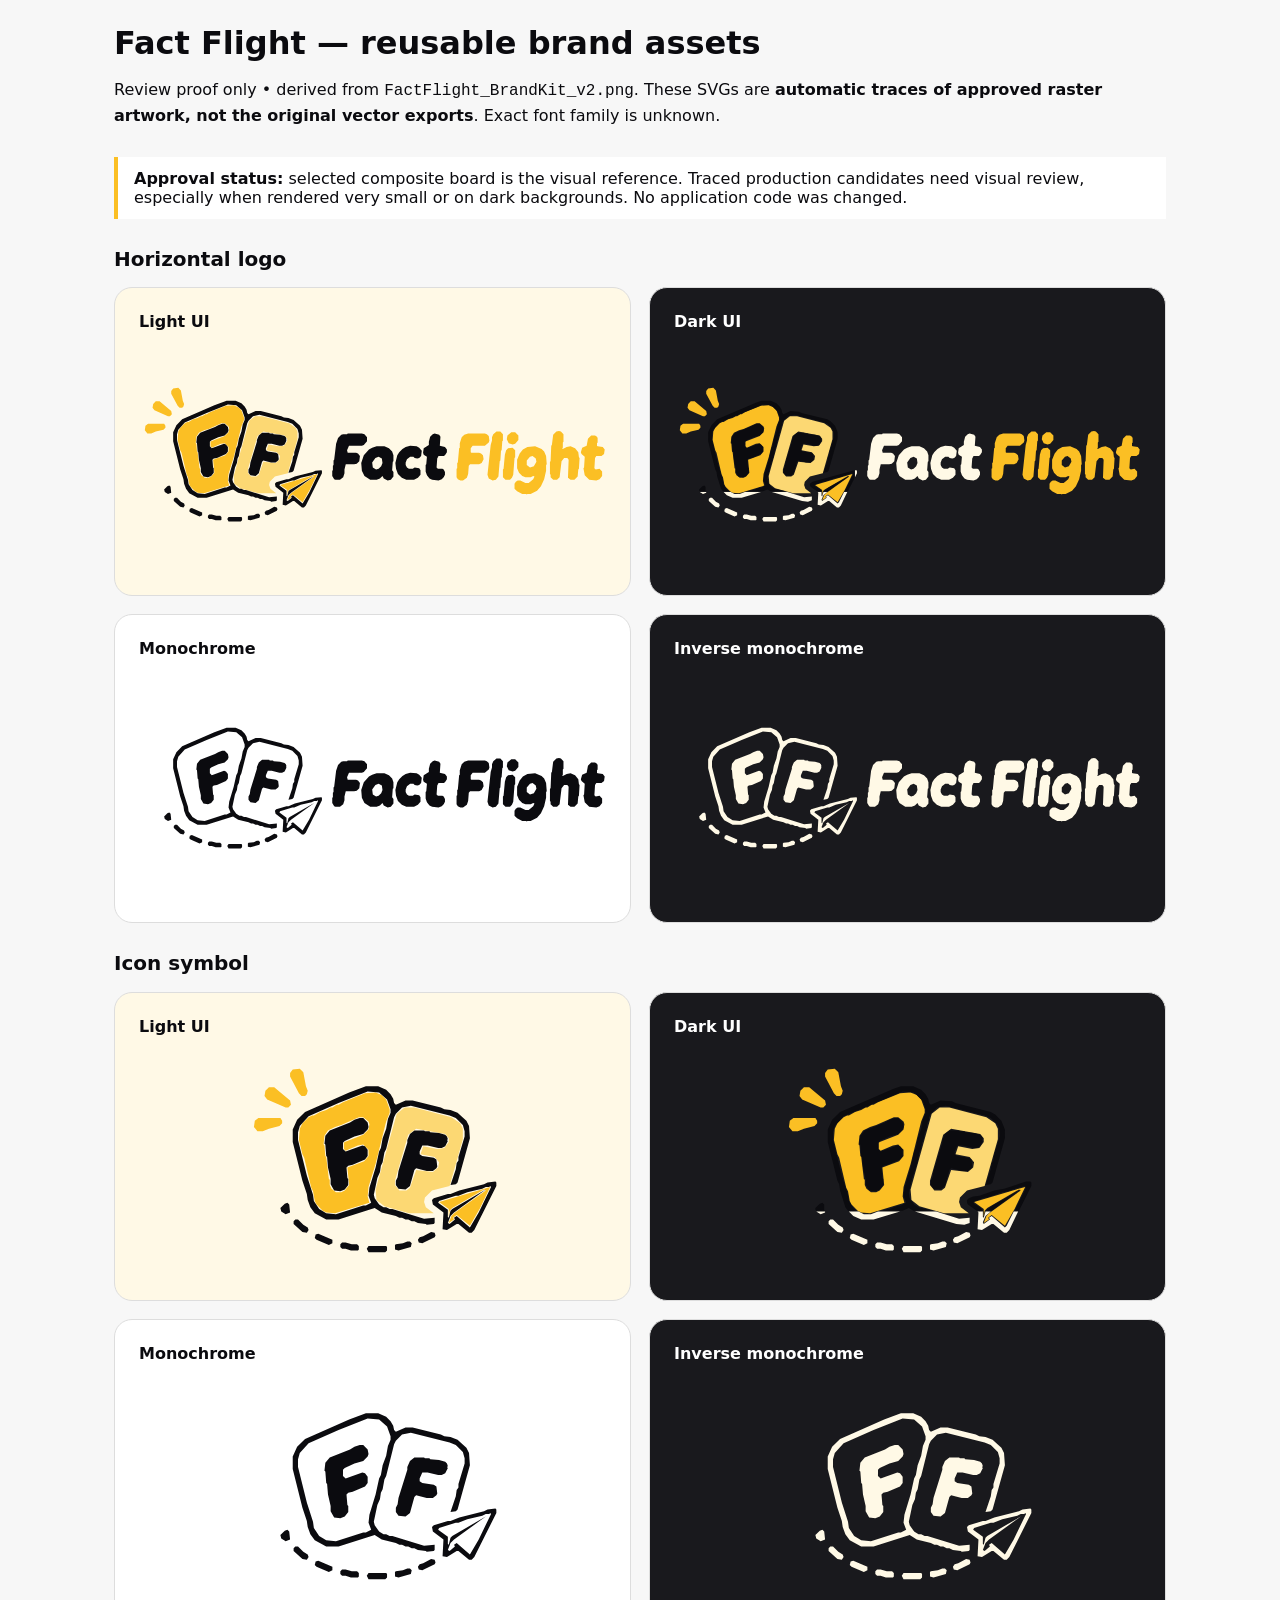
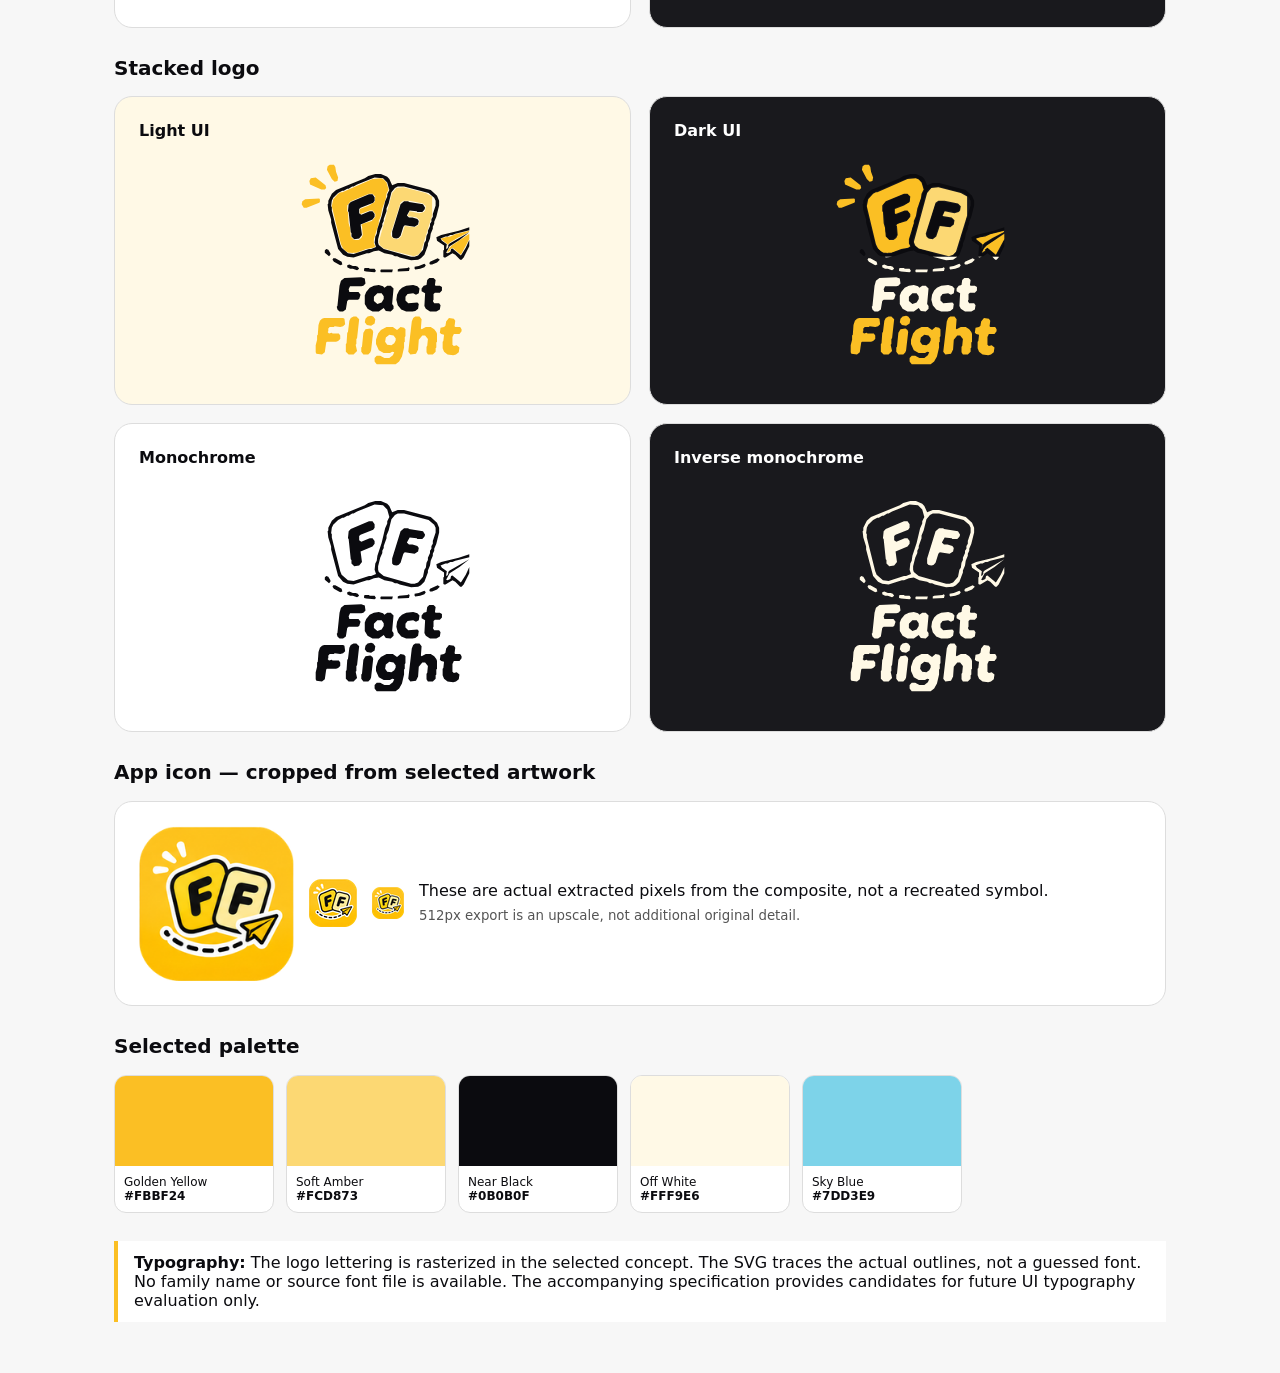
<file: design-reference/brand/asset_review.html>
<!DOCTYPE html><html lang="en"><head><meta charset="utf-8"><meta name="viewport" content="width=device-width,initial-scale=1"><title>Fact Flight — brand asset review</title><style>
:root{color-scheme:light;--yellow:#FBBF24;--amber:#FCD873;--ink:#0B0B0F;--cream:#FFF9E6;--blue:#7DD3E9}*{box-sizing:border-box}body{margin:0;background:#f7f7f7;font:16px system-ui,-apple-system,'Segoe UI',sans-serif;color:var(--ink)}main{max-width:1100px;margin:0 auto;padding:24px}h1{margin:0 0 4px}h2{font-size:20px}p{line-height:1.55}small{color:#555}section{margin:28px 0}.two{display:grid;grid-template-columns:1fr 1fr;gap:18px}.panel{padding:24px;border-radius:18px;background:white;border:1px solid #ddd}.dark{background:#19191D;color:#fff}.cream{background:#FFF9E6}.logos{display:flex;align-items:center;justify-content:center;min-height:240px}.logos img,.logos object{max-width:100%;max-height:210px}.icon{width:155px;height:155px}.swatches{display:flex;gap:12px;flex-wrap:wrap}.swatch{width:160px;border-radius:12px;overflow:hidden;background:white;border:1px solid #ddd}.square{height:90px}.swatch span{display:block;padding:9px;font-size:12px}.note{border-left:4px solid var(--yellow);padding:12px 16px;background:#fff}.preview{display:flex;align-items:center;gap:15px;flex-wrap:wrap}a{color:#7b5400}@media(max-width:700px){.two{grid-template-columns:1fr}main{padding:14px}.swatch{width:140px}}
</style></head><body><main>
<h1>Fact Flight — reusable brand assets</h1><p>Review proof only • derived from <code>FactFlight_BrandKit_v2.png</code>. These SVGs are <b>automatic traces of approved raster artwork, not the original vector exports</b>. Exact font family is unknown.</p>
<section class="note"><strong>Approval status:</strong> selected composite board is the visual reference. Traced production candidates need visual review, especially when rendered very small or on dark backgrounds. No application code was changed.</section>
<section><h2>Horizontal logo</h2><div class="two">
<div class="panel cream"><strong>Light UI</strong><div class="logos"><img alt="Horizontal logo Light UI" src="horizontal_color_source_traced.svg"></div></div>
<div class="panel dark"><strong>Dark UI</strong><div class="logos"><img alt="Horizontal logo Dark UI" src="horizontal_dark_source_traced.svg"></div></div>
<div class="panel "><strong>Monochrome</strong><div class="logos"><img alt="Horizontal logo Monochrome" src="horizontal_mono_source_traced.svg"></div></div>
<div class="panel dark"><strong>Inverse monochrome</strong><div class="logos"><img alt="Horizontal logo Inverse monochrome" src="horizontal_mono_inverse_source_traced.svg"></div></div>
</div></section>
<section><h2>Icon symbol</h2><div class="two">
<div class="panel cream"><strong>Light UI</strong><div class="logos"><img alt="Icon symbol Light UI" src="mark_color_source_traced.svg"></div></div>
<div class="panel dark"><strong>Dark UI</strong><div class="logos"><img alt="Icon symbol Dark UI" src="mark_dark_source_traced.svg"></div></div>
<div class="panel "><strong>Monochrome</strong><div class="logos"><img alt="Icon symbol Monochrome" src="mark_mono_source_traced.svg"></div></div>
<div class="panel dark"><strong>Inverse monochrome</strong><div class="logos"><img alt="Icon symbol Inverse monochrome" src="mark_mono_inverse_source_traced.svg"></div></div>
</div></section>
<section><h2>Stacked logo</h2><div class="two">
<div class="panel cream"><strong>Light UI</strong><div class="logos"><img alt="Stacked logo Light UI" src="stacked_color_source_traced.svg"></div></div>
<div class="panel dark"><strong>Dark UI</strong><div class="logos"><img alt="Stacked logo Dark UI" src="stacked_dark_source_traced.svg"></div></div>
<div class="panel "><strong>Monochrome</strong><div class="logos"><img alt="Stacked logo Monochrome" src="stacked_mono_source_traced.svg"></div></div>
<div class="panel dark"><strong>Inverse monochrome</strong><div class="logos"><img alt="Stacked logo Inverse monochrome" src="stacked_mono_inverse_source_traced.svg"></div></div>
</div></section>
<section><h2>App icon — cropped from selected artwork</h2><div class="panel preview"><img class="icon" alt="Source-derived rounded yellow icon" src="icon_192_source_derived.png"><img style="width:48px;height:48px" alt="Source icon 48 pixels" src="icon_48_source_derived.png"><img style="width:32px;height:32px" alt="Source icon 32 pixels" src="icon_32_source_derived.png"><p>These are actual extracted pixels from the composite, not a recreated symbol.<br><small>512px export is an upscale, not additional original detail.</small></p></div></section>
<section><h2>Selected palette</h2><div class="swatches">
<div class="swatch"><div class="square" style="background:#FBBF24"></div><span>Golden Yellow<br><b>#FBBF24</b></span></div>
<div class="swatch"><div class="square" style="background:#FCD873"></div><span>Soft Amber<br><b>#FCD873</b></span></div>
<div class="swatch"><div class="square" style="background:#0B0B0F"></div><span>Near Black<br><b>#0B0B0F</b></span></div>
<div class="swatch"><div class="square" style="background:#FFF9E6"></div><span>Off White<br><b>#FFF9E6</b></span></div>
<div class="swatch"><div class="square" style="background:#7DD3E9"></div><span>Sky Blue<br><b>#7DD3E9</b></span></div>
</div></section><section class="note"><strong>Typography:</strong> The logo lettering is rasterized in the selected concept. The SVG traces the actual outlines, not a guessed font. No family name or source font file is available. The accompanying specification provides candidates for future UI typography evaluation only.</section>
</main></body></html>
</file>
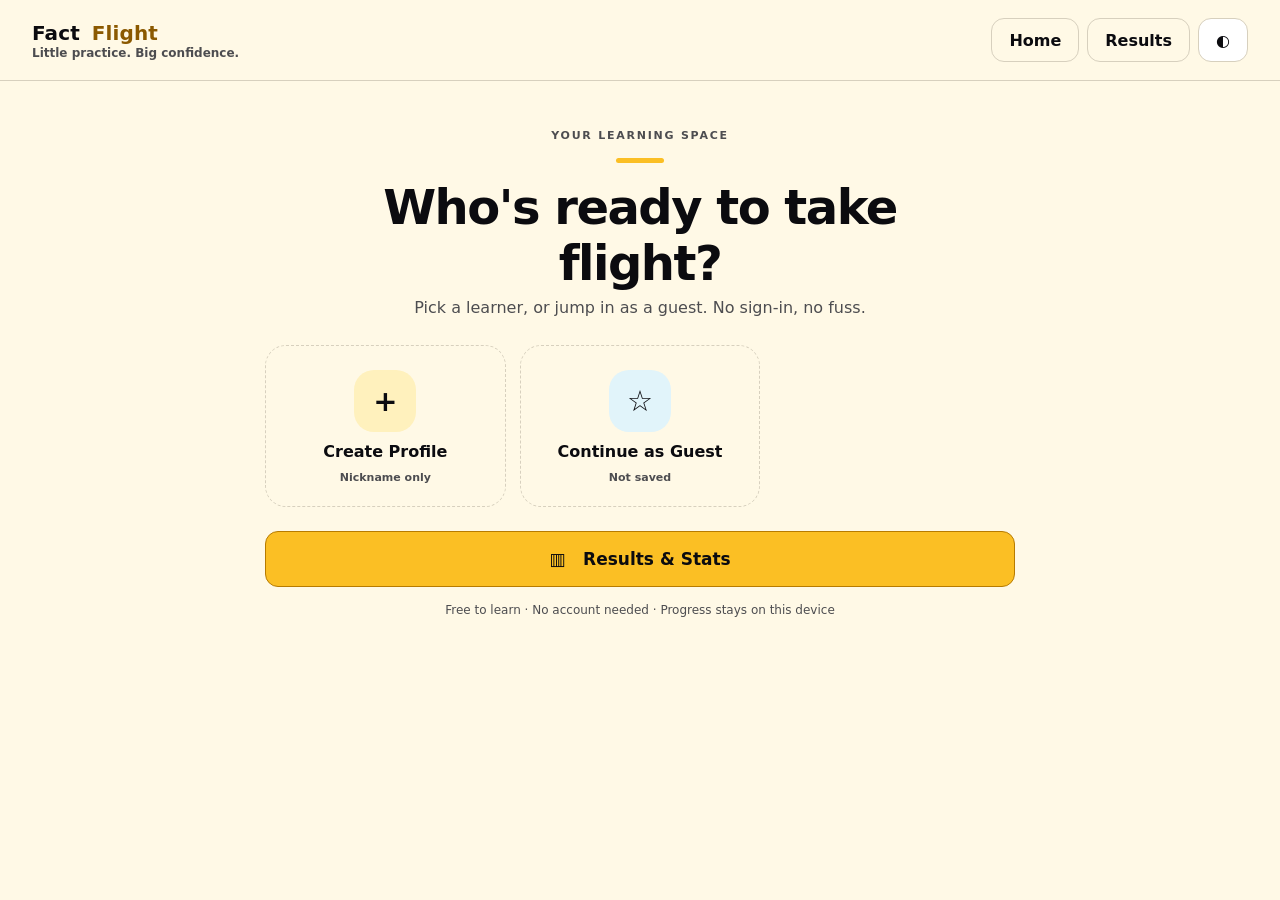
<file: design-reference/ui-v6/FactFlight_v6_M1_Profile_Foundation_Preview.html>
<!doctype html>
<html lang="en"><head><meta charset="UTF-8"><meta name="viewport" content="width=device-width,initial-scale=1"><title>Fact Flight · Multiplication studio</title><meta name="application-version" content="6.0-m1-preview">
<style>
/* Approved source typography pending: system font fallback only. */
:root{color-scheme:light;--bg:#f4f5ef;--card:#fff;--ink:#183a36;--muted:#687b76;--line:#dce3da;--accent:#276f59;--soft:#e8eedf;--active:#e6e9f0;--red:#b33747;--redbg:#fce7e9;--green:#216d49;--greenbg:#dcf3df;--shadow:0 16px 50px #173b3010} [data-theme=dark]{color-scheme:dark;--bg:#112320;--card:#1a302b;--ink:#edf3df;--muted:#acbeb6;--line:#344b42;--accent:#afe084;--soft:#293f30;--active:#3d4656;--red:#ff9ca6;--redbg:#512e36;--green:#b9f2be;--greenbg:#254b35;--shadow:none}*{box-sizing:border-box}body{margin:0;background:var(--bg);color:var(--ink);font-family:'DM Sans',sans-serif}button,input,select{font:inherit}button{cursor:pointer}button:disabled{opacity:.5;cursor:not-allowed}button:focus-visible,input:focus-visible,select:focus-visible{outline:3px solid #b29aea;outline-offset:3px}button{border:1px solid var(--line);background:var(--card);color:var(--ink);border-radius:12px;padding:11px 17px;font-weight:600}.primary{background:var(--accent);color:var(--bg);border-color:transparent}.quiet{background:transparent}header{max-width:1400px;margin:auto;padding:25px 38px;display:flex;align-items:center;justify-content:space-between;border-bottom:1px solid var(--line)}.brand{display:flex;align-items:center;gap:12px;font:700 22px 'Space Grotesk',sans-serif}.logo{display:grid;place-items:center;background:var(--accent);color:var(--bg);width:40px;height:40px;border-radius:13px;transform:rotate(-6deg)}.topnav{display:flex;gap:8px}main{max-width:1400px;margin:auto;padding:35px 38px 60px}.eyebrow{text-transform:uppercase;letter-spacing:.16em;font-size:11px;font-weight:700;color:var(--muted)}h1,h2,h3{font-family:'Space Grotesk',sans-serif}h1{font-size:clamp(32px,4vw,49px);letter-spacing:-2px;margin:10px 0}h2{font-size:25px;margin:0 0 12px}h3{font-size:17px;margin:0 0 10px}p{line-height:1.6;color:var(--muted)}.hero{display:flex;justify-content:space-between;align-items:center;margin-bottom:28px}.badge{background:var(--soft);padding:10px 15px;border-radius:30px;font-size:12px;font-weight:700}.layout{display:grid;grid-template-columns:285px minmax(0,1fr);gap:25px;align-items:start}.panel{background:var(--card);border:1px solid var(--line);border-radius:22px;padding:24px;box-shadow:var(--shadow)}.settings{position:sticky;top:18px}.label{display:block;font-size:12px;font-weight:700;margin:23px 0 10px}.numbers{display:grid;grid-template-columns:repeat(3,1fr);gap:8px}.number{font:600 23px 'Space Grotesk';padding:12px 0}.number.selected{background:var(--accent);color:var(--bg);border-color:var(--accent)}.segments{display:flex;gap:5px;background:var(--bg);padding:5px;border-radius:12px}.segments button{flex:1;font-size:12px;border:0;padding:10px 5px;background:transparent}.segments .selected{background:var(--card);box-shadow:0 2px 6px #0001}.wide{width:100%;margin-top:22px}.small{font-size:12px;line-height:1.6;color:var(--muted)}input,select{border:1px solid var(--line);border-radius:9px;background:var(--bg);color:var(--ink);padding:10px;width:100%}.metrics{display:grid;grid-template-columns:repeat(3,1fr);gap:12px;margin-bottom:19px}.metric{padding:15px 20px;border:1px solid var(--line);border-radius:15px;background:var(--card)}.metric strong{display:block;font:600 28px 'Space Grotesk';margin-top:5px}.metric span{font-size:11px;color:var(--muted);text-transform:uppercase;letter-spacing:.09em}.sheet{padding:23px}.sheetbar{display:flex;justify-content:space-between;align-items:center;margin-bottom:18px;gap:12px}.sheetbar h2{font-size:20px;margin:0}.progress{height:5px;border-radius:6px;background:var(--soft);margin:15px 0 23px;overflow:hidden}.progress div{height:100%;background:var(--accent);transition:width .2s}.grid{display:grid;grid-template-columns:repeat(3,minmax(0,1fr));gap:18px}.column{display:flex;flex-direction:column;gap:7px}.coltitle{font-size:10px;color:var(--muted);text-transform:uppercase;letter-spacing:.15em;padding:0 8px 5px}.fact{border:1px solid var(--line);border-radius:9px;min-height:40px;padding:7px 10px;display:flex;gap:9px;align-items:center;font:500 17px 'Space Grotesk';transition:background .15s}.fact .idx{font:10px 'DM Sans';color:var(--muted);width:15px}.fact .value{margin-left:auto;min-width:25px;text-align:center}.fact.active{background:var(--active);outline:2px solid var(--muted);outline-offset:1px}.fact.correct{background:var(--greenbg);color:var(--green);border-color:var(--green)}.fact.wrong{background:var(--redbg);color:var(--red);border-color:var(--red)}.fact.skipped{border-style:dashed;background:var(--active)}.shake{animation:shake .35s}@keyframes shake{25%,75%{transform:translateX(-4px)}50%{transform:translateX(4px)}}.speech{background:var(--soft);padding:14px 18px;border-radius:13px;display:flex;align-items:center;gap:12px;margin-bottom:18px}.dot{width:9px;height:9px;flex-shrink:0;background:var(--accent);border-radius:50%}.speech.live .dot{animation:pulse 1.3s infinite}.speech:not(.live) .dot{background:var(--muted)}.mic-status{display:inline-block;margin-bottom:5px;font-size:12px;font-weight:700;letter-spacing:.02em}.mic-status[data-state="connected"]{color:var(--green)}.mic-status[data-state="disconnected"]{color:var(--red)}.mic-status[data-state="not-connected"]{color:var(--muted)}@keyframes pulse{50%{opacity:.25}}.controls{display:flex;gap:8px;flex-wrap:wrap;margin-top:18px}.controls input{width:120px}.controls button{font-size:12px;padding:9px 12px}.hidden{display:none!important}.empty{min-height:420px;display:flex;align-items:center;justify-content:center;text-align:center;background:radial-gradient(ellipse at center,var(--soft),transparent 65%)}.orb{width:116px;height:116px;border-radius:32px;background:var(--soft);font:600 54px 'Space Grotesk';display:grid;place-items:center;margin:0 auto 24px;transform:rotate(-8deg)}.empty p{max-width:380px;margin:10px auto}.rule{border-top:1px solid var(--line);margin:23px 0 18px}.resultscore{font:600 65px 'Space Grotesk';letter-spacing:-3px}.resultgrid{display:grid;grid-template-columns:repeat(4,1fr);gap:12px;margin:22px 0}table{border-collapse:collapse;width:100%;font-size:13px}th,td{padding:12px;text-align:left;border-bottom:1px solid var(--line)}th{font-size:11px;color:var(--muted)}.tablewrap{overflow:auto}.tag{color:var(--accent);font-size:12px;font-weight:700}dialog{background:var(--card);color:var(--ink);border:1px solid var(--line);border-radius:24px;padding:34px;width:min(460px,90vw);text-align:center}dialog::backdrop{background:#102c24aa;backdrop-filter:blur(5px)}.mic{font-size:38px;background:var(--soft);border-radius:50%;width:85px;height:85px;display:grid;place-items:center;margin:0 auto 22px}#micMessage{min-height:52px}footer{font-size:11px;color:var(--muted);margin-top:24px}details{margin-top:17px}summary{cursor:pointer;font-size:12px;color:var(--muted)}@media(max-width:900px){header,main{padding:20px}.layout{grid-template-columns:220px minmax(0,1fr)}.grid{gap:8px}.fact{font-size:14px;padding:7px 5px;gap:4px}.panel{padding:17px}.hero .badge{display:none}}@media(max-width:680px){.layout{grid-template-columns:1fr}.settings{position:static}.numbers{grid-template-columns:repeat(9,1fr);gap:4px}.number{font-size:18px}.hero{margin-bottom:20px}.grid{gap:7px}.fact{font-size:13px}.fact .idx{width:10px;font-size:8px}.fact .value{min-width:15px}.metrics{gap:7px}.metric{padding:12px}.resultgrid{grid-template-columns:repeat(2,1fr)}header{gap:10px}.brand{font-size:18px}.topnav button{padding:9px;font-size:12px}}@media(prefers-reduced-motion:reduce){*{animation:none!important;transition:none!important}}

.speech-content{min-width:0;flex:1}.mic-topline{display:flex;align-items:center;gap:12px;justify-content:space-between;flex-wrap:wrap;margin-bottom:7px}.mic-status{display:inline-block;font-size:12px;font-weight:700;line-height:1.5}.mic-status[data-state="connected"]{color:var(--green)}.mic-status[data-state="disconnected"]{color:var(--red)}.mic-status[data-state="not-connected"]{color:var(--muted)}.mic-reconnect{font-size:12px;padding:7px 11px;background:var(--card);border:1px solid var(--line)}#prompt{display:block;line-height:1.45}#heard{overflow-wrap:anywhere}

/* iOS voice-permission help: presentation only; speech-recognition logic is unchanged. */
.voice-help{margin-top:12px;padding:11px 13px;border:1px solid var(--line);border-left:3px solid var(--accent);border-radius:10px;background:var(--card);color:var(--ink);font-size:12px;line-height:1.55;text-align:left}
.voice-help b{display:block;margin-bottom:5px}
.voice-help p{margin:0;color:var(--ink);font-size:12px;line-height:1.5}
.voice-help ol{margin:7px 0 6px;padding-left:20px}
.voice-help li+li{margin-top:5px}
.voice-help .voice-help-note{color:var(--muted);margin-top:7px}
.voice-help-inline{margin-top:9px}
@media(max-width:680px){dialog{padding:20px;max-height:90dvh;overflow-y:auto}.voice-help{padding:10px}}

/* Draft keyboard enhancement: field is anchored to the active problem, not at the bottom of the sheet. */
.keyboard-tip{background:var(--soft);border-radius:12px;padding:10px 14px;margin-bottom:15px;color:var(--ink);font-size:12px;line-height:1.5}
.inline-answer{display:none;align-items:center;gap:4px;margin-left:auto;flex:0 0 auto}
.fact.keyboard-active .inline-answer{display:flex}
.inline-answer input{width:50px;min-width:0;padding:5px 4px;border:2px solid var(--accent);border-radius:7px;background:var(--card);color:var(--ink);text-align:center;font-size:16px;font-weight:700;height:31px;touch-action:manipulation}
.inline-answer input:focus{outline:2px solid var(--accent);outline-offset:1px}
.inline-answer button{min-width:30px;height:31px;padding:3px 5px;border-radius:7px;background:var(--accent);border-color:var(--accent);color:var(--bg);font-size:15px;line-height:1;touch-action:manipulation}
.fact.keyboard-active{border-color:var(--accent);background:var(--active)}
.fact.keyboard-active .value{margin-left:0}
.keyboard-session #answer,.keyboard-session #footerAnswerSubmit{display:none!important}
@media(max-width:1100px){
 .fact.keyboard-active{flex-wrap:wrap;gap:4px 5px;align-content:center}
 .fact.keyboard-active .inline-answer{order:3;flex:1 0 100%;margin-left:0;justify-content:flex-end}
 .fact.keyboard-active .fact-equation{order:1}
 .fact.keyboard-active .idx{order:0}
 .fact.keyboard-active .value{order:2;margin-left:auto}
}
@media(max-width:680px){
 .fact.keyboard-active{padding:6px 5px;min-height:75px}
 .fact.keyboard-active .inline-answer{justify-content:space-between}
 .fact.keyboard-active .inline-answer input{width:min(48px,62%);height:34px;font-size:16px}
 .fact.keyboard-active .inline-answer button{min-width:27px;height:34px}
}

/* A dedicated touch keypad avoids iOS's number pad, which has no Return key. */
.mobile-keypad{display:none;position:fixed;z-index:1000;left:0;right:0;bottom:0;max-width:520px;margin:0 auto;padding:12px 18px calc(12px + env(safe-area-inset-bottom, 0px));background:var(--card);color:var(--ink);border:1px solid var(--line);border-bottom:0;border-radius:22px 22px 0 0;box-shadow:0 -8px 35px #0002}
.mobile-keypad-head{display:flex;align-items:center;justify-content:space-between;gap:12px;padding:0 2px 10px}
.mobile-keypad-head span{font-size:12px;color:var(--muted);font-weight:700}
.mobile-keypad-head strong{font:700 23px 'Space Grotesk',sans-serif;letter-spacing:-.5px}
.mobile-keypad-head .mobile-typed{background:var(--bg);border:1px solid var(--line);border-radius:9px;min-width:57px;min-height:34px;padding:3px 10px;text-align:center;font-variant-numeric:tabular-nums}
.mobile-keypad-grid{display:grid;grid-template-columns:repeat(3,minmax(0,1fr));gap:8px}
.mobile-keypad-grid button{min-height:49px;padding:8px 6px;border-radius:11px;font:700 21px 'Space Grotesk',sans-serif;touch-action:manipulation;user-select:none;-webkit-user-select:none;-webkit-tap-highlight-color:transparent}
.mobile-keypad-grid button:active{background:var(--active)}
.mobile-keypad-grid .key-enter{background:var(--accent);color:var(--bg);border-color:var(--accent);font:700 15px 'DM Sans',sans-serif}
.mobile-keypad-grid .key-delete{font-size:21px}
.mobile-keypad .keypad-hint{text-align:center;margin:7px 0 0;color:var(--muted);font-size:11px}
@media(max-width:680px) and (pointer:coarse){
 .mobile-keypad-open main{padding-bottom:calc(305px + env(safe-area-inset-bottom, 0px))}
 .mobile-keypad-open .mobile-keypad:not(.hidden){display:block}
 .mobile-keypad-open .fact.keyboard-active .inline-answer{display:none}
 .mobile-keypad-open .fact.keyboard-active{min-height:40px;flex-wrap:nowrap;align-content:center}
 .mobile-keypad-open .fact.keyboard-active .fact-equation{order:1}
 .mobile-keypad-open .fact.keyboard-active .value{order:2;display:block;margin-left:auto;font-weight:700}
}

/* v6.0 Milestone 1 — approved Brand Kit palette, temporary system typography pending source font specification. */
:root{--brand-yellow:#FBBF24;--brand-amber:#FCD873;--brand-black:#0B0B0F;--brand-cream:#FFF9E6;--brand-sky:#7DD3E9;--bg:#FFF9E6;--card:#FFFFFF;--ink:#0B0B0F;--muted:#4D4D50;--line:#D7D0BE;--accent:#8B5900;--soft:#FFF1BD;--active:#E1F4FA;--shadow:0 15px 42px #0B0B0F12;--focus-ring:#155E75;--radius-card:22px;--radius-control:13px;--space-unit:8px}
[data-theme=dark]{--bg:#0B0B0F;--card:#1C1C21;--ink:#FFF9E6;--muted:#C6C5C9;--line:#55535C;--accent:#FCD873;--soft:#3C3020;--active:#233C42;--shadow:0 14px 40px #0003;--focus-ring:#7DD3E9;--red:#FFB4BC;--redbg:#4C2932;--green:#B9F2BE;--greenbg:#254B35}
body{font-family:system-ui,-apple-system,'Segoe UI',sans-serif;min-height:100dvh}h1,h2,h3,.brand,.number,.metric strong,.resultscore,.fact,.orb{font-family:inherit}button:focus-visible,input:focus-visible,select:focus-visible,a:focus-visible{outline:3px solid var(--focus-ring);outline-offset:3px}
button{min-height:44px;border-radius:var(--radius-control)}.primary{background:var(--brand-yellow);color:var(--brand-black);border-color:#B77B00}.primary:hover{background:var(--brand-amber)}.logo{background:transparent;transform:none;color:var(--ink);width:auto;height:auto;border-radius:0}.brand{font-size:20px;letter-spacing:.005em}.brand-title{font-weight:850}.brand-title em{font-style:normal;color:var(--accent)}.tagline{font-size:12px;color:var(--muted);font-weight:550;letter-spacing:0}.brand-ident{display:flex;flex-direction:column;gap:1px}.header-left{display:flex;align-items:center;gap:12px}header{max-width:1320px;padding:18px 32px;gap:12px;background:var(--bg)}main{max-width:1320px;padding:30px 32px 50px}.panel{border-radius:var(--radius-card)}.header-action{display:flex;gap:8px;align-items:center}.topnav button{white-space:nowrap}.topnav{align-items:center}.home-hero{text-align:center;max-width:670px;margin:18px auto 22px}.home-hero h1{font-size:clamp(31px,5vw,48px);letter-spacing:-1.5px;margin:4px 0}.home-hero p{margin:4px auto;max-width:570px}.profiles-shell{max-width:750px;margin:0 auto}.profiles-grid{display:grid;grid-template-columns:repeat(3,minmax(0,1fr));gap:14px;margin:24px 0}.profile-tile{background:var(--card);padding:20px 10px 18px;min-height:162px;border:1px solid var(--line);border-radius:21px;display:flex;flex-direction:column;align-items:center;justify-content:center;gap:10px;box-shadow:var(--shadow);transition:transform .15s}.profile-tile:hover{transform:translateY(-2px);border-color:var(--accent)}.profile-tile .avatar{width:62px;height:62px;border-radius:20px;display:grid;place-items:center;color:#0B0B0F;font-size:29px;font-weight:850}.profile-tile .tile-name{font-size:16px;font-weight:750;max-width:100%;overflow-wrap:anywhere}.profile-tile.muted-tile{border-style:dashed;box-shadow:none;background:transparent}.profile-tile.muted-tile .avatar{color:var(--ink)!important}.profile-tile .tile-sub{font-size:11px;color:var(--muted)}.profile-actions{display:flex;gap:10px;justify-content:center;flex-wrap:wrap;margin:8px auto 0}.wide-cta{display:flex;align-items:center;justify-content:center;gap:11px;width:100%;margin:18px 0 5px;min-height:56px;font-size:17px}.home-foot{text-align:center;margin-top:14px;font-size:12px;color:var(--muted)}.section-card{max-width:900px;margin:12px auto}.section-head{display:flex;justify-content:space-between;align-items:start;gap:16px;margin-bottom:22px}.subject-grid{display:grid;grid-template-columns:repeat(2,minmax(0,1fr));gap:15px}.subject-card{display:flex;align-items:center;text-align:left;gap:15px;min-height:110px;padding:22px;background:var(--card);border:1px solid var(--line);border-radius:19px}.subject-card .subject-icon{width:58px;height:58px;flex:0 0 58px;border-radius:16px;display:grid;place-items:center;background:var(--soft);font-size:26px;color:var(--ink)}.subject-card .subject-title{font-size:19px;font-weight:800;display:block}.subject-card .subject-sub{font-size:12px;display:block;color:var(--muted);margin-top:5px}.subject-card[disabled]{opacity:1;cursor:default;background:var(--bg);border-style:dashed}.subject-card[disabled] .subject-title{color:var(--muted)}.coming-label{display:inline-block;font-size:11px;font-weight:750;margin-top:8px;color:var(--muted)}.bread{font-size:12px;color:var(--muted);margin-bottom:12px}.nav-back{display:inline-flex;align-items:center;gap:7px}.profile-summary{display:flex;justify-content:space-between;align-items:center;gap:12px;margin:12px 0}.profile-summary strong{overflow-wrap:anywhere}.profile-edit{font-size:12px;padding:8px 10px;min-height:38px}.manage-row{display:flex;flex-wrap:wrap;gap:8px;margin-top:18px}.dialog-form{text-align:left;margin-top:15px}.dialog-form label{font-size:13px;font-weight:700;display:block;margin:12px 0 7px}.avatar-options{display:flex;gap:9px;flex-wrap:wrap}.avatar-option{width:46px;height:46px;min-height:46px;padding:0;border-radius:14px;position:relative}.avatar-option[aria-pressed=true]{outline:3px solid var(--focus-ring);outline-offset:2px}.avatar-note{color:var(--muted);font-size:12px;text-align:left}.error-text{color:var(--red);font-weight:700;font-size:13px;min-height:20px}.family-table{overflow-x:auto}.family-table table{min-width:550px}.family-empty{padding:15px;background:var(--soft);border-radius:13px}.home-decoration{width:48px;height:5px;background:var(--brand-yellow);border-radius:8px;margin:16px auto}.tiny-policy{margin:12px 0;font-size:12px;color:var(--muted)}.active-profile-pill{display:inline-block;border:1px solid var(--line);border-radius:22px;padding:8px 11px;font-size:12px;font-weight:700}.hero{margin-top:8px}.hero h1{font-size:clamp(25px,3.5vw,40px)}.badge{background:var(--soft);color:var(--ink)}.panel.sheet,.panel.settings{background:var(--card)}.fact.active{outline-color:var(--focus-ring)}.number.selected{background:var(--brand-yellow);color:var(--brand-black)}.mobile-keypad-grid .key-enter{background:var(--brand-yellow);color:var(--brand-black)}.inline-answer button{background:var(--brand-yellow);color:var(--brand-black)}.mic-status[data-state=connected]{font-weight:800}.hidden{display:none!important}
@media(max-width:680px){header{padding:13px 16px}.brand{font-size:16px}.brand-ident .tagline{font-size:10px}.topnav{gap:4px}.topnav button{font-size:11px;min-height:41px;padding:8px}.topnav #practiceNav{display:none}main{padding:12px 15px 32px}.home-hero{margin-top:22px}.home-hero h1{font-size:31px}.profiles-grid{grid-template-columns:repeat(2,minmax(0,1fr));gap:11px;margin:17px 0}.profile-tile{min-height:140px;padding:12px 8px;gap:8px}.profile-tile .avatar{width:56px;height:56px}.home-hero p{font-size:13px}.wide-cta{min-height:52px}.subject-grid{grid-template-columns:1fr;gap:10px}.subject-card{min-height:86px;padding:14px}.subject-card .subject-icon{width:49px;height:49px;flex-basis:49px}.section-head{margin-bottom:15px}.section-head h1{font-size:28px;letter-spacing:-.8px}.hero{margin-top:12px}.profile-summary{align-items:start}.profile-edit{min-height:40px}}
@media(max-width:390px){.brand{font-size:14px}.topnav button{padding:7px;font-size:10px}.home-hero h1{font-size:27px}.profile-tile .tile-name{font-size:14px}}
@media(prefers-reduced-motion:reduce){.profile-tile{transition:none}}
</style></head><body>
<header><div class="header-left"><div class="brand-ident"><div class="brand brand-title">Fact <em>Flight</em></div><span class="tagline">Little practice. Big confidence.</span></div></div><nav class="topnav" aria-label="Main navigation"><button type="button" id="homeNav" class="quiet">Home</button><button type="button" id="practiceNav" class="quiet hidden">Practice</button><button type="button" id="historyNav" class="quiet">Results</button><button type="button" id="theme" aria-label="Toggle light and dark theme">◐</button></nav></header>
<main><section id="homeView" class="profiles-shell"><div class="home-hero"><div class="eyebrow">YOUR LEARNING SPACE</div><div class="home-decoration" aria-hidden="true"></div><h1>Who's ready to take flight?</h1><p>Pick a learner, or jump in as a guest. No sign-in, no fuss.</p></div><div id="homeProfileGrid" class="profiles-grid" aria-label="Choose a learner"></div><button id="homeResults" class="primary wide-cta" type="button">▥ &nbsp; Results &amp; Stats</button><p class="home-foot">Free to learn · No account needed · Progress stays on this device</p></section>
<section id="subjectsView" class="hidden section-card"><div class="bread"><button id="subjectsBack" class="quiet nav-back" type="button">← All profiles</button></div><div class="section-head"><div><div class="eyebrow">CHOOSE YOUR ADVENTURE</div><h1 id="subjectGreeting">What will we learn?</h1><p>Pick a subject to start practicing.</p></div><div><span id="subjectProfile" class="active-profile-pill"></span><button id="manageProfileButton" type="button" class="quiet profile-edit">Edit profile</button></div></div><div class="subject-grid"><button id="mathSubject" class="subject-card" type="button"><span class="subject-icon">×</span><span><span class="subject-title">Math</span><span class="subject-sub">Build your number confidence</span></span></button><button disabled class="subject-card" type="button"><span class="subject-icon">Aa</span><span><span class="subject-title">Letters &amp; Sounds</span><span class="coming-label">COMING SOON</span></span></button><button disabled class="subject-card" type="button"><span class="subject-icon">◯</span><span><span class="subject-title">Colors &amp; Shapes</span><span class="coming-label">COMING SOON</span></span></button><button disabled class="subject-card" type="button"><span class="subject-icon">📖</span><span><span class="subject-title">Reading</span><span class="coming-label">COMING SOON</span></span></button></div></section>
<section id="mathMenuView" class="hidden section-card"><div class="bread"><button id="mathBack" class="quiet nav-back" type="button">← Subjects</button></div><div class="section-head"><div><div class="eyebrow">MATH STUDIO</div><h1>Let's practice math.</h1><p>Multiplication School Test is available now. Eight activity categories and Focus View arrive in Milestone 2.</p></div></div><div class="subject-grid"><button id="openOriginalTest" class="subject-card" type="button"><span class="subject-icon">×</span><span><span class="subject-title">Multiplication</span><span class="subject-sub">Original 60-question School Test and free practice</span></span></button></div><p class="tiny-policy">Coming next: Number Bonds, Doubles, Halves, Addition, Subtraction, Division and Square Numbers, plus expanded Multiplication choices.</p></section>
<section id="familyView" class="hidden section-card panel"></section>
<section id="studentView" class="hidden section-card panel"></section>
<section id="manageView" class="hidden section-card panel"></section>
<div id="practiceShell" class="hidden"><div class="profile-summary"><button type="button" id="practiceBack" class="quiet nav-back">← Math menu</button><strong id="practiceProfileName" class="active-profile-pill"></strong></div><div class="hero"><div><div class="eyebrow">Little practice. Big confidence.</div><h1>Ready, set, multiply.</h1><p style="margin:8px 0">One fact at a time. Find your rhythm.</p></div><div class="badge">✦ &nbsp; YOUR MULTIPLICATION STUDIO</div></div>
<div id="practiceView" class="layout"><aside class="panel settings"><h3>Your next flight</h3><div class="small">Pick a table. Say it out loud.</div><label class="label">01 &nbsp; CHOOSE YOUR TIMES TABLE</label><div id="numbers" class="numbers"></div><label class="label">02 &nbsp; SET YOUR PACE</label><div class="segments"><button id="testMode" class="selected">2-minute test</button><button id="practiceMode">Free practice</button></div><label class="label" for="inputMode">03 &nbsp; ANSWER WITH</label><select id="inputMode"><option value="voice">Microphone · say your answer</option><option value="keyboard">Keyboard · type your answer</option></select><div id="iosVoiceHint" class="voice-help hidden" role="note"></div><button id="start" class="primary wide">Start a session &nbsp; →</button><p class="small">60 facts · 3 columns · factors 1–10<br>Read down each column, then across.<br>Repeated facts have at least 3 others between them.</p><div class="rule"></div><h3>Small steps count.</h3><p class="small">Voice: say a number, or “skip.” Keyboard: type into the highlighted problem and tap ↵ (or Return) to answer.</p><details><summary>Parent settings & scoring</summary><p class="small"><b>Microphone permissions:</b> choose “Allow while visiting the site”, not “Allow this time”. This app keeps the same listening session from “ready” into the quiz. Chrome may still stop recognition. The app makes limited automatic reconnect attempts when the browser allows them. Safari may not reveal permission status; in that case, the app tries once before asking for a manual reconnect. Browser permission prompts cannot be bypassed. A hosted HTTPS page or localhost provides a stable site address for permissions. The app cannot override browser permission rules.</p><p class="small">First-try score counts facts answered correctly before any wrong answer or skip. Corrections are tracked separately.</p><label class="small" for="threshold">Pass target: first-try facts out of 60 (optional)</label><input id="threshold" type="number" min="1" max="60" placeholder="Teacher’s target not set"><p class="small">Voice recognition may use your browser’s online speech service. No audio is saved by this app. Results stay in this browser; export them to keep a backup.</p></details></aside>
<section><div class="metrics"><div class="metric"><span id="timeLabel">Time remaining</span><strong id="clock">2:00</strong></div><div class="metric"><span>Correct so far</span><strong id="correctCount">0 <small style="font-size:15px;color:var(--muted)">/ 60</small></strong></div><div class="metric"><span>First try</span><strong id="firstCount">0</strong></div></div><div class="panel sheet"><div class="sheetbar"><h2 id="sheetTitle">The 2s · Multiplication facts</h2><span id="stage" class="tag">PRE-FLIGHT</span></div><div class="progress"><div id="bar" style="width:0%"></div></div><div id="empty" class="empty"><div><div class="orb">2×</div><h2>A little louder.<br>A little faster.</h2><p>Your facts will appear when you start. In voice mode, say <b>“ready”</b>. In keyboard mode, type directly beside each highlighted fact.</p><p class="small">The clock starts only when you’re ready.</p></div></div><div id="playArea" class="hidden"><div class="speech" id="speech"><span class="dot"></span><div class="speech-content"><div class="mic-topline"><span class="mic-status" id="micStatus" data-state="not-connected" role="status" aria-live="polite">Microphone: Not Connected</span><button type="button" id="micReconnectTop" class="mic-reconnect hidden">Reconnect microphone</button></div><b id="prompt">Listening…</b><div class="small" id="heard">Say one answer at a time.</div><div id="iosMicTroubleshoot" class="voice-help voice-help-inline hidden" role="note"></div></div></div><div id="keyboardTip" class="keyboard-tip hidden">⌨️ Type your answer in the highlighted fact, then tap <b>↵</b> or press Return. The answer box will follow each question.</div><div class="grid" id="grid"></div><form id="answerForm" class="controls"><input id="answer" inputmode="numeric" autocomplete="off" aria-label="Type an answer" placeholder="Answer"><button type="submit" id="footerAnswerSubmit">Answer ↵</button><button type="button" id="skip">Skip →</button><button type="button" id="undo">↶ Misheard / undo</button><button type="button" id="resume">Reconnect mic</button><button type="button" id="end">Finish session</button></form></div></div><footer id="saveStatus">Progress is saved on this device. No account needed for practice history.</footer></section></div>
<section id="resultsView" class="hidden panel"></section><section id="historyView" class="hidden panel"></section></div>
</main>
<div id="mobileKeypad" class="mobile-keypad hidden" role="group" aria-label="Math answer number pad">
  <div class="mobile-keypad-head"><span id="mobileKeypadFact">Answer the highlighted fact</span><strong class="mobile-typed" id="mobileKeypadValue" aria-live="off">?</strong></div>
  <div class="mobile-keypad-grid">
   <button type="button" data-digit="1">1</button><button type="button" data-digit="2">2</button><button type="button" data-digit="3">3</button>
   <button type="button" data-digit="4">4</button><button type="button" data-digit="5">5</button><button type="button" data-digit="6">6</button>
   <button type="button" data-digit="7">7</button><button type="button" data-digit="8">8</button><button type="button" data-digit="9">9</button>
   <button type="button" data-action="delete" class="key-delete" aria-label="Delete last digit">⌫</button><button type="button" data-digit="0">0</button><button type="button" data-action="enter" class="key-enter">Enter ↵</button>
  </div>
  <div class="keypad-hint">Tap Enter to submit · Undo and Skip are below the worksheet</div>
</div>
<dialog id="profileDialog" aria-labelledby="profileDialogTitle"><h2 id="profileDialogTitle">Create a profile</h2><p class="small">Just a nickname. Nothing is shared online.</p><form id="profileForm" class="dialog-form"><label for="profileNickname">Nickname</label><input id="profileNickname" maxlength="24" autocomplete="off" required placeholder="e.g., Star Learner"><label>Choose a color</label><div id="avatarOptions" class="avatar-options" role="group" aria-label="Profile color"></div><p class="avatar-note">Your initials will appear on your profile card.</p><p id="profileError" class="error-text" role="alert"></p><div class="controls"><button type="submit" class="primary">Save profile</button><button id="closeProfileDialog" type="button">Cancel</button></div></form></dialog>
<dialog id="micDialog"><div class="mic">🎙</div><div class="eyebrow">Microphone check</div><h2 style="margin-top:12px">Say “ready” to begin.</h2><p><span class="mic-status" id="dialogMicStatus" data-state="not-connected" role="status" aria-live="polite">Microphone: Not Connected</span></p><p id="micMessage" aria-live="polite">Allow microphone access when your browser asks.</p><p class="small">Uses your browser’s microphone. The timer has not started.</p><div id="iosMicDialogHelp" class="voice-help hidden" role="note"></div><button id="retryMic">Try microphone again</button> <button id="cancelMic" class="quiet">Cancel</button></dialog>
<script>
'use strict';
const $=id=>document.getElementById(id), KEY='fact-flight-history-v1';let table=2,mode='test',phase='idle',items=[],index=0,started=0,turnStart=0,ticker=null,rec=null,recEpoch=0,history=[],undoStack=[],session=null,transitioning=false,advanceTimer=null;let storageOK=true;
try{history=JSON.parse(localStorage.getItem(KEY)||'[]');if(!Array.isArray(history))history=[];document.documentElement.dataset.theme=localStorage.getItem('fact-flight-theme')||(matchMedia('(prefers-color-scheme: dark)').matches?'dark':'light')}catch(e){storageOK=false}
function escapeHTML(s){return String(s).replace(/[&<>"']/g,c=>({'&':'&amp;','<':'&lt;','>':'&gt;','"':'&quot;',"'":'&#39;'}[c]))}
function shuffle(a){for(let i=a.length-1;i>0;i--){const j=Math.floor(Math.random()*(i+1));[a[i],a[j]]=[a[j],a[i]]}return a}
function generate(n){
 const result=[];
 for(let round=0;round<6;round++){
   const remaining=Array.from({length:10},(_,i)=>i+1);
   while(remaining.length){
     const recent=result.slice(-3).map(p=>p.factor);
     const options=remaining.filter(f=>!recent.includes(f));
     const factor=options[Math.floor(Math.random()*options.length)];
     remaining.splice(remaining.indexOf(factor),1);
     const reverse=round%2===1;
     result.push({a:reverse?factor:n,b:reverse?n:factor,factor,answer:n*factor,status:'pending',attempts:[],skips:0,ms:0});
   }
 }
 return result;
}
function parseNumber(raw){let s=raw.toLowerCase().replace(/[.,!?]/g,'').replace(/-/g,' ').trim().replace(/^(?:the answer is|answer is|it is|it's|its)\s+/, '').replace(/\s+/g,' ');if(/^\d{1,3}$/.test(s))return Number(s);const units=['zero','one','two','three','four','five','six','seven','eight','nine','ten','eleven','twelve','thirteen','fourteen','fifteen','sixteen','seventeen','eighteen','nineteen'];const aliases={to:2,too:2,for:4,ate:8};if(s in aliases)return aliases[s];if(units.includes(s))return units.indexOf(s);if(s==='one hundred'||s==='a hundred'||s==='hundred')return 100;const tens={twenty:20,thirty:30,forty:40,fifty:50,sixty:60,seventy:70,eighty:80,ninety:90};let words=s.split(/\s+/);if(words[0] in tens){if(words.length===1)return tens[words[0]];if(words.length===2&&units.indexOf(words[1])>0&&units.indexOf(words[1])<10)return tens[words[0]]+units.indexOf(words[1])}return null}
// Browser speech recognition sometimes prefixes punctuation or repeats one numeric answer
// (for example "/16 16" or ":16"). Normalize *only* voice transcripts; keep
// disagreements such as "16/18" invalid rather than guessing which number was spoken.
function parseVoiceNumber(raw){
 const straightforward=parseNumber(raw);
 if(straightforward!==null)return straightforward;
 const cleaned=String(raw).toLowerCase()
   .replace(/^(?:the answer is|answer is|it is|it's|its)\s+/,'')
   .replace(/[/:;：／\\|]+/g,' ')
   .replace(/[.,!?]+/g,' ')
   .replace(/\s+/g,' ').trim();
 const simple=parseNumber(cleaned);
 if(simple!==null)return simple;
 const tokens=cleaned.split(' ');
 if(tokens.length<2||tokens.length>4)return null;
 const numbers=tokens.map(parseNumber);
 return numbers.every(n=>n!==null&&n===numbers[0])?numbers[0]:null;
}
function duration(ms){let s=Math.ceil(ms/1000);return Math.floor(s/60)+':'+String(s%60).padStart(2,'0')}
function first(p){return p.status==='correct'&&p.skips===0&&p.attempts.length===1&&p.attempts[0].correct}
function busy(){return phase==='running'||phase==='checking'}
function controls(disabled){document.querySelectorAll('.number,#testMode,#practiceMode,#inputMode,#threshold,#start').forEach(e=>e.disabled=disabled)}
function show(view){['homeView','subjectsView','mathMenuView','familyView','studentView','manageView','practiceShell'].forEach(id=>$(id).classList.toggle('hidden',id!==view));if(['practiceView','resultsView','historyView'].includes(view)){$('practiceShell').classList.remove('hidden');['practiceView','resultsView','historyView'].forEach(id=>$(id).classList.toggle('hidden',id!==view))}else ['practiceView','resultsView','historyView'].forEach(id=>$(id).classList.add('hidden'));window.scrollTo({top:0,behavior:'auto'})}
for(let n=2;n<=10;n++){let b=document.createElement('button');b.textContent=n;b.className='number'+(n===2?' selected':'');b.setAttribute('aria-pressed',n===2);b.onclick=()=>{table=n;document.querySelectorAll('.number').forEach(x=>{x.classList.toggle('selected',+x.textContent===n);x.setAttribute('aria-pressed',+x.textContent===n)});$('sheetTitle').textContent=`The ${n}s · Multiplication facts`;$('empty').querySelector('.orb').textContent=n+'×'};$('numbers').append(b)}
function setMode(m){mode=m;$('testMode').classList.toggle('selected',m==='test');$('practiceMode').classList.toggle('selected',m==='practice');$('timeLabel').textContent=m==='test'?'Time remaining':'Time elapsed';$('clock').textContent=m==='test'?'2:00':'0:00'}
$('testMode').onclick=()=>setMode('test');$('practiceMode').onclick=()=>setMode('practice');$('theme').onclick=()=>{const t=document.documentElement.dataset.theme==='dark'?'light':'dark';document.documentElement.dataset.theme=t;try{localStorage.setItem('fact-flight-theme',t)}catch(e){}};
$('practiceNav').onclick=()=>show('practiceView');$('historyNav').onclick=()=>{if(busy())return;renderHistory();show('historyView')};
let micRetryTimer=null,micEverConnected=false,micState='not-connected';
const isIOSDevice=/iPad|iPhone|iPod/i.test(navigator.userAgent)||(navigator.platform==='MacIntel'&&navigator.maxTouchPoints>1);
const isChromeIOS=/CriOS/i.test(navigator.userAgent);
function iosVoiceHelpHTML(){
 if(isChromeIOS)return '<b>iPhone voice setup · Chrome</b><ol><li>Open <strong>Settings → Apps → Chrome</strong> and enable <strong>Microphone</strong>.</li><li>Open <strong>Settings → Privacy &amp; Security → Speech Recognition</strong> and enable <strong>Chrome</strong>.</li></ol><p class="voice-help-note">Return to Chrome and tap Reconnect microphone. Both permissions may be needed.</p>';
 return '<b>iPhone voice setup · Safari</b><ol><li>In Safari, allow microphone access for this website (check the website microphone settings).</li><li>If Safari appears in <strong>Settings → Privacy &amp; Security → Speech Recognition</strong>, allow it there too.</li></ol><p class="voice-help-note">Return to Fact Flight and tap Reconnect microphone. iOS menus can vary by version.</p>';
}
function updateIOSVoiceGuidance(){
 const enabled=isIOSDevice&&$('inputMode').value==='voice';
 for(const id of ['iosVoiceHint','iosMicDialogHelp','iosMicTroubleshoot']){
   const el=$(id);if(!el)continue;
   if(!el.dataset.ready){el.innerHTML=iosVoiceHelpHTML();el.dataset.ready='1'}
   const show=enabled&&(id!=='iosMicTroubleshoot'||(phase==='running'&&micState==='disconnected'));
   el.classList.toggle('hidden',!show);
 }
}
$('inputMode').addEventListener('change',updateIOSVoiceGuidance);
updateIOSVoiceGuidance();
function setMicStatus(state){
 micState=state;
 const names={'connected':'Connected','not-connected':'Not Connected','disconnected':'Disconnected'};
 for(const id of ['micStatus','dialogMicStatus']){const el=$(id);if(el){el.dataset.state=state;el.textContent='Microphone: '+names[state]}}
 $('speech').classList.toggle('live',state==='connected');
 if($('resume'))$('resume').textContent=state==='connected'?'Restart microphone':'Reconnect microphone';
 if($('micReconnectTop'))$('micReconnectTop').classList.toggle('hidden',state==='connected'||!(phase==='running'||phase==='checking'));
 updateIOSVoiceGuidance();
}
function stopMic(){
 recEpoch++;clearTimeout(micRetryTimer);micRetryTimer=null;
 if(rec){rec.onstart=null;rec.onend=null;rec.onresult=null;rec.onerror=null;try{rec.abort()}catch(e){}rec=null}
 setMicStatus('not-connected');
}
function micError(message){
 if(phase==='checking')$('micMessage').textContent=message;
 else if(phase==='running'){$('heard').textContent=message}
}
function connectMic(){
 stopMic();
 const Speech=window.SpeechRecognition||window.webkitSpeechRecognition;
 if(!Speech){setMicStatus('not-connected');micError('Speech recognition is unavailable in this browser. Try Safari with current iOS, Chrome/Edge on desktop, or use keyboard answers.');return}
 if(!window.isSecureContext){setMicStatus('not-connected');micError('Microphone needs an HTTPS website or localhost. Open the hosted link in Safari, not a messaging-app file preview.');return}
 const epoch=recEpoch,recognizer=new Speech();rec=recognizer;
 recognizer.lang='en-US';recognizer.continuous=true;recognizer.interimResults=true;recognizer.maxAlternatives=1;
 let fatal=false,restarts=0,processed=new Set(),lastFinal='',lastFinalAt=-Infinity,hasStarted=false;
 // Safari/iOS may occasionally show an interim number without ever finalizing it.
 // Recover only a single stable numeric interim after a pause. Never apply it twice.
 let interimTimer=null,pendingInterim=null;
 function clearInterim(){
   if(interimTimer!==null)clearTimeout(interimTimer);
   interimTimer=null;pendingInterim=null;
 }
 function queueStableInterim(text, resultIndex){
   const value=parseVoiceNumber(text);
   if(phase!=='running'||value===null){clearInterim();return}
   if(pendingInterim?.resultIndex===resultIndex&&pendingInterim?.text===text)return;
   clearInterim();
   const question=items[index];
   pendingInterim={text,resultIndex,question};
   interimTimer=setTimeout(()=>{
     const pending=pendingInterim;
     clearInterim();
     if(!pending||epoch!==recEpoch||phase!=='running'||items[index]!==question||processed.has(resultIndex))return;
     processed.add(resultIndex); // Ignore a late final for the same utterance.
     lastFinal=text.toLowerCase().trim();lastFinalAt=performance.now();
     $('heard').textContent=`Heard “${text}” (speech not finalized) → interpreted as ${value}`;
     submit(value,text,'voice');
   },1300);
 }

 recognizer.onstart=()=>{
   if(epoch!==recEpoch)return;
   micEverConnected=true;hasStarted=true;processed.clear();setMicStatus('connected');
   if(phase==='checking')$('micMessage').textContent='Connected and listening. Say “ready.”';
   else if(phase==='running')$('prompt').textContent=`${items[index].a} × ${items[index].b} = ?`;
 };
 recognizer.onresult=e=>{
   if(epoch!==recEpoch)return;
   for(let k=e.resultIndex;k<e.results.length;k++){
     const result=e.results[k],text=result[0].transcript.trim();
     if(!result.isFinal){
       if(phase==='running'){
         $('heard').textContent=`Hearing: “${text}”…`;
         // Do not score partial recognition right away: 'four' may become 'fourteen'.
         queueStableInterim(text,k);
       }
       continue;
     }
     clearInterim();
     if(processed.has(k))continue;processed.add(k);
     const normalized=text.toLowerCase().replace(/[.!?,]/g,'').trim(),now=performance.now();
     if(normalized===lastFinal&&now-lastFinalAt<350)continue;
     lastFinal=normalized;lastFinalAt=now;restarts=0;
     if(phase==='checking'){
       if(/^(?:i am |i'm |im )?ready$/.test(normalized)){
         $('micDialog').close();begin();setMicStatus('connected');
         $('heard').textContent='Listening — say one answer at a time.';
       }else $('micMessage').textContent=`Heard “${text}”. Please say “ready.”`;
     }else if(phase==='running'){
       $('heard').textContent=`Heard: “${text}”`;
       if(normalized==='skip')submit('skip',text,'voice');
       else{
         const value=parseVoiceNumber(text);
         if(value===null){$('heard').textContent=`Heard “${text}” — say one number, or “skip”.`;session.unrecognized.push({text,at:now-started})}
         else {
           submit(value,text,'voice');
           // Show the original recognition alongside the repaired number for transparency.
           if(String(text).trim()!==String(value))$('heard').textContent=`Heard “${text}” → interpreted as ${value}`;
         }
       }
     }
     // Avoid applying batched speech results to consecutive math questions.
     for(let j=k+1;j<e.results.length;j++)if(e.results[j].isFinal)processed.add(j);
     break;
   }
 };
 recognizer.onerror=e=>{
   if(epoch!==recEpoch)return;
   clearInterim();
   const error=e.error||'unknown';
   // 'no-speech' can be a routine session timeout. The onend handler handles it.
   if(error==='no-speech')return;
   if(['not-allowed','service-not-allowed','audio-capture','language-not-supported'].includes(error))fatal=true;
   // Do not auto-retry recognition service/network failures; they can cause prompt loops.
   if(['network','aborted'].includes(error))fatal=true;
   setMicStatus('disconnected');
   micError(error==='not-allowed'||error==='service-not-allowed'
     ?'Microphone access was denied or restricted. Check Safari website settings and tap Reconnect; keyboard still works.'
     :`Microphone issue (${error}). Tap Reconnect or type an answer${phase==='running'?'; the timer continues':''}.`);
 };
 recognizer.onend=()=>{
   clearInterim();
   if(epoch!==recEpoch||!(phase==='checking'||phase==='running'))return;
   setMicStatus('disconnected');
   if(fatal){micError('Microphone disconnected. Tap Reconnect to try again; keyboard answers remain available.');return}
   // A normal recognition session can end during silence, even when permission is still valid.
   // Reconnect only after a session successfully started; never loop on initial permission failures.
   if(!hasStarted){micError('Microphone did not connect. Tap Reconnect to try again.');return}
   if(restarts>=12){micError('Listening stopped after repeated interruptions. Tap Reconnect to resume.');return}
   restarts++;
   micError('Listening paused — reconnecting automatically…');
   micRetryTimer=setTimeout(()=>{
     if(epoch!==recEpoch||!(phase==='checking'||phase==='running'))return;
     try{recognizer.start()}catch(e){setMicStatus('disconnected');micError('Could not restart listening. Tap Reconnect to try again.')}
   },Math.min(300+restarts*200,1500));
 };
 try{recognizer.start()}catch(e){setMicStatus('disconnected');micError('Could not start speech recognition. Tap Reconnect or choose Keyboard.')}
}
$('start').onclick=()=>{let t=$('threshold').value;if(t&&(!Number.isInteger(+t)||+t<1||+t>60)){$('threshold').reportValidity();return}controls(true);if($('inputMode').value==='keyboard'){begin();return}phase='checking';$('micMessage').textContent='Allow microphone access, then say “ready.”';$('micDialog').showModal();connectMic()};
function cancelCheck(){stopMic();phase='idle';controls(false);$('micDialog').close()}
$('cancelMic').onclick=cancelCheck;$('micDialog').addEventListener('cancel',e=>{e.preventDefault();cancelCheck()});$('retryMic').onclick=connectMic;$('resume').onclick=()=>{if(phase==='running')connectMic()};$('micReconnectTop').onclick=()=>{if(phase==='running')connectMic()};
function begin(){clearTimeout(advanceTimer);transitioning=false;items=generate(table);index=0;undoStack=[];started=turnStart=performance.now();session={id:Date.now(),date:new Date().toISOString(),table,mode,input:$('inputMode').value,target:$('threshold').value?+$('threshold').value:null,unrecognized:[],invalidated:[],profileId:activeProfileId,activity:'multiplication',view:'worksheet'};phase='running';$('empty').classList.add('hidden');$('playArea').classList.remove('hidden');$('stage').textContent='IN FLIGHT';$('resume').classList.toggle('hidden',session.input!=='voice');$('micReconnectTop').classList.toggle('hidden',session.input!=='voice'||micState==='connected');$('playArea').classList.toggle('keyboard-session',session.input==='keyboard');$('speech').classList.toggle('hidden',session.input==='keyboard');$('keyboardTip').classList.toggle('hidden',session.input!=='keyboard');$('grid').innerHTML='';$('grid').dataset.keyboardSession='';$('historyNav').disabled=true;document.querySelectorAll('#answerForm button,#answer').forEach(e=>e.disabled=false);renderGrid();updateMetrics();ticker=setInterval(tick,100);if(session.input==='keyboard'){$('micReconnectTop').classList.add('hidden');configureKeyboardInput();focusInlineAnswer();}updateIOSVoiceGuidance();scrollToActiveFact(true);}

const mobileKeypadMedia=window.matchMedia('(max-width: 680px) and (pointer: coarse)');
function touchKeypadEnabled(){return mobileKeypadMedia.matches}
function configureKeyboardInput(){
 const show=phase==='running'&&session&&session.input==='keyboard'&&touchKeypadEnabled();
 document.body.classList.toggle('mobile-keypad-open',!!show);
 $('mobileKeypad').classList.toggle('hidden',!show);
 for(const field of document.querySelectorAll('.inline-answer input')){
  field.readOnly=!!show;field.setAttribute('inputmode',show?'none':'numeric');
  if(show)field.blur();
 }
 $('keyboardTip').textContent=show
  ?'⌨️ Use the number pad at the bottom of the screen. Tap Enter to submit; it will follow each fact.'
  :'⌨️ Type your answer in the highlighted fact, then press Enter. The answer box will follow each question.';
 syncMobileKeypad();
}
function syncMobileKeypad(){
 if(!session||session.input!=='keyboard'||!items[index])return;
 const p=items[index],field=$('inlineAnswer'+index);
 $('mobileKeypadFact').textContent=`${p.a} × ${p.b} =`;
 $('mobileKeypadValue').textContent=(field&&field.value)||'?';
 const row=$('fact'+index);if(row&&touchKeypadEnabled())row.querySelector('.value').textContent=(field&&field.value)||'?';
}
$('mobileKeypad').addEventListener('click',e=>{
 const button=e.target.closest('button');
 if(!button||phase!=='running'||!session||session.input!=='keyboard'||!touchKeypadEnabled())return;
 const field=$('inlineAnswer'+index);
 if(!field)return;
 if(button.dataset.digit!==undefined){
  if(field.value.length<3)field.value+=button.dataset.digit;
  syncMobileKeypad();
 }else if(button.dataset.action==='delete'){
  field.value=field.value.slice(0,-1);syncMobileKeypad();
 }else if(button.dataset.action==='enter'){
  const raw=field.value.trim(),number=parseNumber(raw);
  if(number===null){$('mobileKeypadValue').textContent='?';return}
  field.value='';submit(number,raw,'keyboard');syncMobileKeypad();
 }
});
window.addEventListener('resize',()=>{
 if(phase==='running'&&session&&session.input==='keyboard')configureKeyboardInput();
});
// Scroll to the first fact when the timer begins, including voice mode after "ready".
// In phone keyboard mode, center in the portion of the screen above the custom keypad.
function scrollToActiveFact(initial=false){
 const activeIndex=index,sessionId=session?.id;
 window.requestAnimationFrame(()=>{
  if(phase!=='running'||index!==activeIndex||session?.id!==sessionId)return;
  const el=$('fact'+activeIndex);if(!el)return;
  if(session.input==='keyboard'&&touchKeypadEnabled()){
   const keypad=$('mobileKeypad');
   const available=Math.max(110,window.innerHeight-keypad.getBoundingClientRect().height);
   const target=window.scrollY+el.getBoundingClientRect().top-available*.40;
   window.scrollTo({top:Math.max(0,target),behavior:'auto'});
  }else{
   el.scrollIntoView({block:initial?'center':'nearest',behavior:initial?'smooth':(session.input==='keyboard'?'auto':'smooth')});
  }
 });
}
function focusInlineAnswer(){
 if(phase!=='running'||!session||session.input!=='keyboard')return;
 const target=$('inlineAnswer'+index);
 if(target&&!touchKeypadEnabled())try{target.focus({preventScroll:true})}catch(e){target.focus()}
}
function renderGridKeyboard(){
 const grid=$('grid');
 // Keep the same DOM inputs alive across answers. This prevents full-grid replacement
 // and gives mobile browsers a better chance of retaining the on-screen numeric keypad.
 if(grid.dataset.keyboardSession!==String(session.id)||!grid.querySelector('.fact')){
  grid.innerHTML='';grid.dataset.keyboardSession=String(session.id);
  for(let c=0;c<3;c++){
   const col=document.createElement('div');col.className='column';
   col.innerHTML=`<div class="coltitle">Column ${c+1} ↓</div>`;
   for(let i=c*20;i<c*20+20;i++){
    const p=items[i],row=document.createElement('div');
    row.id='fact'+i;row.className='fact';
    row.innerHTML=`<span class="idx">${i+1}</span><span class="fact-equation">${p.a} × ${p.b} =</span><form class="inline-answer" autocomplete="off"><input id="inlineAnswer${i}" type="text" inputmode="numeric" enterkeyhint="go" maxlength="3" autocomplete="off" aria-label="Answer for ${p.a} times ${p.b}" placeholder="?"/><button type="submit" aria-label="Submit answer for problem ${i+1}">↵</button></form><span class="value">—</span>`;
    row.querySelector('form').addEventListener('submit',e=>{
     e.preventDefault();
     if(phase!=='running'||index!==i)return;
     const field=$('inlineAnswer'+i),raw=field.value.trim(),v=parseNumber(raw);
     if(v===null){field.focus();return}
     field.value='';submit(v,raw,'keyboard');
    });
    col.append(row);
   }
   grid.append(col);
  }
 }
 for(let i=0;i<60;i++){
  const p=items[i],row=$('fact'+i),active=phase==='running'&&i===index;
  row.className='fact '+p.status+(active?' active keyboard-active':'');
  row.querySelector('.value').textContent=p.status==='correct'?String(p.answer):p.status==='wrong'?String(p.attempts.at(-1).value):p.status==='skipped'?'↩':'—';
  row.setAttribute('aria-label',`Problem ${i+1}: ${p.a} times ${p.b}, ${p.status}`);
 }
 if(phase==='running'){$('prompt').textContent=`${items[index].a} × ${items[index].b} = ?`;$('undo').disabled=!undoStack.length}
 configureKeyboardInput();
}
function renderGrid(){
 if(session&&session.input==='keyboard'){renderGridKeyboard();return}
 $('grid').innerHTML='';
 for(let c=0;c<3;c++){
  const col=document.createElement('div');col.className='column';col.innerHTML=`<div class="coltitle">Column ${c+1} ↓</div>`;
  for(let i=c*20;i<c*20+20;i++){
   let p=items[i],row=document.createElement('div');row.id='fact'+i;
   row.className='fact '+p.status+(phase==='running'&&i===index?' active':'');
   row.innerHTML=`<span class="idx">${i+1}</span><span>${p.a} × ${p.b} =</span><span class="value">${p.status==='correct'?p.answer:p.status==='wrong'?p.attempts.at(-1).value:p.status==='skipped'?'↩':'—'}</span>`;
   row.setAttribute('aria-label',`Problem ${i+1}: ${p.a} times ${p.b}, ${p.status}`);col.append(row)
  }
  $('grid').append(col)
 }
 if(phase==='running'){$('prompt').textContent=`${items[index].a} × ${items[index].b} = ?`;$('undo').disabled=!undoStack.length}
}
function tick(){if(phase!=='running')return;let elapsed=performance.now()-started;$('clock').textContent=duration(mode==='test'?Math.max(0,120000-elapsed):elapsed);if(mode==='test'&&elapsed>=120000)finish('time')}
function updateMetrics(){$('correctCount').innerHTML=items.filter(p=>p.status==='correct').length+' <small style="font-size:15px;color:var(--muted)">/ 60</small>';$('firstCount').textContent=items.filter(first).length;$('bar').style.width=items.filter(p=>p.status==='correct').length/60*100+'%'}
function submit(value,text,source){if(phase!=='running'||transitioning)return;if(mode==='test'&&performance.now()-started>=120000){finish('time');return}let p=items[index],now=performance.now();undoStack.push({index,p:structuredClone(p),action:{value,text,source,at:now-started}});p.ms+=now-turnStart;turnStart=now;if(value==='skip'){p.skips++;p.status=p.attempts.some(a=>!a.correct)?'wrong':'skipped';advance();return}let correct=value===p.answer;p.attempts.push({value,transcript:text,source,correct,at:now-started});p.status=correct?'correct':'wrong';renderGrid();$('fact'+index).classList.add('shake');updateMetrics();if(correct){const solvedIndex=index;advance();if(phase==='running')$('fact'+solvedIndex).classList.add('shake')}else{$('prompt').textContent='Not quite — give that one another try.';focusInlineAnswer()}}
function advance(){let next=-1;for(let i=index+1;i<60;i++)if(items[i].status!=='correct'){next=i;break}if(next===-1){for(let i=0;i<=index;i++)if(items[i].status!=='correct'){next=i;break}}if(next===-1){finish('complete');return}index=next;turnStart=performance.now();renderGrid();updateMetrics();scrollToActiveFact();focusInlineAnswer()}
$('answerForm').onsubmit=e=>{e.preventDefault();let v=parseNumber($('answer').value);if(v!==null){submit(v,$('answer').value,'keyboard');$('answer').value=''}};$('skip').onclick=()=>submit('skip','skip','button');$('undo').onclick=()=>{if(phase!=='running'||!undoStack.length)return;clearTimeout(advanceTimer);transitioning=false;let old=undoStack.pop();items[index].ms+=performance.now()-turnStart;let spent=items[old.index].ms;session.invalidated.push(old.action);items[old.index]=old.p;items[old.index].ms=Math.max(spent,old.p.ms);index=old.index;turnStart=performance.now();renderGrid();updateMetrics();$('heard').textContent='Last answer undone. Try that fact again.';scrollToActiveFact();focusInlineAnswer()};$('end').onclick=()=>{if(phase==='running')finish('manual')};
function stats(s){return {first:s.items.filter(first).length,correct:s.items.filter(p=>p.status==='correct').length,wrong:s.items.filter(p=>p.status!=='correct'&&p.attempts.some(a=>!a.correct)).length,unanswered:s.items.filter(p=>p.status!=='correct'&&!p.attempts.some(a=>!a.correct)).length,errors:s.items.reduce((a,p)=>a+p.attempts.filter(x=>!x.correct).length,0),skips:s.items.reduce((a,p)=>a+p.skips,0)}}
function finish(reason){if(phase!=='running')return;clearInterval(ticker);clearTimeout(advanceTimer);transitioning=false;let now=performance.now();if(items[index].status!=='correct')items[index].ms+=now-turnStart;phase='done';document.body.classList.remove('mobile-keypad-open');$('mobileKeypad').classList.add('hidden');if(session.input==='keyboard'&&document.activeElement?.blur)document.activeElement.blur();stopMic();session.elapsed=Math.min(now-started,mode==='test'?120000:Infinity);session.reason=reason;session.items=structuredClone(items);persistFinishedSession(session);$('saveStatus').textContent=activeProfileId==='guest'?'Guest session: results are temporary and not saved.':storageOK?'Saved to this learner on this browser. Export backups regularly.':'Saving is unavailable. Export this session before closing.';controls(false);$('historyNav').disabled=false;document.querySelectorAll('#answerForm button,#answer').forEach(e=>e.disabled=true);$('stage').textContent='FLIGHT COMPLETE';renderGrid();updateMetrics();$('clock').textContent=duration(mode==='test'?Math.max(0,120000-session.elapsed):session.elapsed);renderResult(session);show('resultsView');window.scrollTo({top:0,behavior:'smooth'})}
function factsTable(s){return s.items.map((p,i)=>`<tr><td>${i+1}</td><td>${p.a} × ${p.b}</td><td>${p.answer}</td><td>${p.status==='correct'?(first(p)?'First try ✓':'Corrected ✓'):p.attempts.some(a=>!a.correct)?'Unresolved error':'Unanswered'}</td><td>${p.attempts.map(a=>escapeHTML(a.transcript)+(a.correct?' ✓':' ✕')).join(', ')||'—'}</td><td>${p.skips}</td><td>${(p.ms/1000).toFixed(1)}s</td></tr>`).join('')}
function renderResult(s){let a=stats(s);$('resultsView').innerHTML=`<div class="eyebrow">${s.reason==='time'?'Time’s up':s.reason==='manual'?'Session ended':'All facts complete'} · ${s.table}s ${s.mode==='test'?'test':'practice'}</div><h1>Every try builds confidence.</h1><p>Here’s how this flight went.</p><div class="resultscore">${a.first}<span style="font-size:25px;color:var(--muted)"> / 60 first try</span></div><p>${s.target===null?'No pass target set — check with your teacher.':`${a.first>=s.target?'Target reached ✓':'Keep practicing'} · target ${s.target}/60 first try.`}</p><div class="resultgrid"><div class="metric"><span>Correct after retries</span><strong>${a.correct}/60</strong></div><div class="metric"><span>Unresolved wrong</span><strong>${a.wrong}</strong></div><div class="metric"><span>Unanswered</span><strong>${a.unanswered}</strong></div><div class="metric"><span>Total time</span><strong>${duration(s.elapsed)}</strong></div></div><p class="small">${a.errors} wrong attempts · ${a.skips} skips · ${s.invalidated.length} undone inputs · ${s.unrecognized.length} unrecognized phrases. First-try accuracy: ${Math.round(a.first/60*100)}%. Time includes listening and feedback.</p>${!storageOK?'<p style="color:var(--red)">Browser saving is unavailable. Export your results before closing.</p>':''}<div class="controls"><button class="primary" id="again">Practice again →</button><button id="seeProgress">See all progress</button><button id="exportOne">Export session JSON</button></div><details><summary>Review all 60 facts & spoken answers</summary><div class="tablewrap"><table><thead><tr><th>#</th><th>Fact</th><th>Answer</th><th>Result</th><th>Attempts</th><th>Skips</th><th>Active time</th></tr></thead><tbody>${factsTable(s)}</tbody></table></div></details>`;$('again').onclick=()=>{if(!activeProfileId||activeProfileId!==s.profileId){renderFamily();return}resetPracticeUI();show('practiceView')};if(!activeProfileId||activeProfileId!==s.profileId)$('again').textContent='Back to all results';$('seeProgress').onclick=()=>{renderFamily()};$('exportOne').onclick=()=>download(`fact-flight-${s.id}.json`,JSON.stringify(s,null,2),'application/json')}
function patterns(sessions=history){let map={};for(let s of sessions)for(let p of s.items){let key=s.table+'×'+p.factor,m=map[key]||(map[key]={table:s.table,factor:p.factor,seen:0,first:0,wrong:0,skips:0,ms:0,attempts:[]});if(p.attempts.length||p.skips){m.seen++;m.first+=first(p)?1:0;m.wrong+=p.attempts.filter(a=>!a.correct).length;m.skips+=p.skips;m.ms+=p.ms;for(let a of p.attempts)if(!a.correct)m.attempts.push(a.value)}}return Object.values(map).sort((a,b)=>(b.wrong+b.skips)-(a.wrong+a.skips))}
function renderLegacyHistory(){let total=history.reduce((n,s)=>n+stats(s).first,0);$('historyView').innerHTML=`<div class="sheetbar"><div><div class="eyebrow">The bigger picture</div><h1>Your practice, taking flight.</h1></div><button id="back">← Practice</button></div><div class="metrics"><div class="metric"><span>Sessions</span><strong>${history.length}</strong></div><div class="metric"><span>First-try facts</span><strong>${total}</strong></div><div class="metric"><span>Practice time</span><strong>${duration(history.reduce((n,s)=>n+s.elapsed,0))}</strong></div></div><h2>Facts to focus on</h2><p class="small">Both multiplication orders are grouped together. Untouched facts are excluded. Start with the most errors and skips.</p><div class="tablewrap"><table><thead><tr><th>Fact</th><th>Seen</th><th>First-try %</th><th>Wrong attempts</th><th>Skips</th><th>Avg active time</th><th>Wrong answers heard</th></tr></thead><tbody>${patterns().map(m=>`<tr><td><b>${m.table} × ${m.factor}</b></td><td>${m.seen}</td><td>${Math.round(m.first/m.seen*100)}%</td><td>${m.wrong}</td><td>${m.skips}</td><td>${(m.ms/m.seen/1000).toFixed(1)}s</td><td>${m.attempts.slice(-12).join(', ')||'—'}</td></tr>`).join('')||'<tr><td colspan="7">Your first session will start your story here.</td></tr>'}</tbody></table></div><h2 style="margin-top:30px">Flight log</h2><div class="tablewrap"><table><thead><tr><th>Date</th><th>Table / mode</th><th>First try</th><th>Final correct</th><th>Time</th><th></th></tr></thead><tbody>${history.map((s,i)=>{let a=stats(s);return `<tr><td>${new Date(s.date).toLocaleString()}</td><td>${s.table}s · ${s.mode}</td><td>${a.first}/60</td><td>${a.correct}/60</td><td>${duration(s.elapsed)}</td><td><button data-review="${i}">Review</button></td></tr>`}).join('')}</tbody></table></div><div class="controls"><button id="exportAll">Export full history JSON</button><button id="exportCSV">Export attempts CSV</button></div><p class="small">Saved only in this browser on this device. Clearing browser data removes saved progress. Export includes per-question attempts, recognized words, timing, skips, and corrections.</p>`;$('back').onclick=()=>show('practiceView');$('exportAll').onclick=()=>download('fact-flight-history.json',JSON.stringify(history,null,2),'application/json');$('exportCSV').onclick=exportCSV;document.querySelectorAll('[data-review]').forEach(b=>b.onclick=()=>{renderResult(history[+b.dataset.review]);show('resultsView')})}
function download(name,content,type){const url=URL.createObjectURL(new Blob([content],{type})),a=document.createElement('a');a.href=url;a.download=name;a.click();setTimeout(()=>URL.revokeObjectURL(url),1000)}
function exportCSV(){let rows=[['session','date','table','mode','question','fact','expected','status','skips','active_seconds','attempt','answer','correct','recognized','source','elapsed_seconds']];for(let s of history)s.items.forEach((p,i)=>{const list=p.attempts.length?p.attempts:[null];list.forEach((a,j)=>rows.push([s.id,s.date,s.table,s.mode,i+1,`${p.a} x ${p.b}`,p.answer,p.status,p.skips,(p.ms/1000).toFixed(2),a?j+1:'',a?.value??'',a?.correct??'',a?.transcript??'',a?.source??'',a?(a.at/1000).toFixed(2):'']))});download('fact-flight-attempts.csv',rows.map(r=>r.map(v=>'"'+String(v).replace(/"/g,'""')+'"').join(',')).join('\r\n'),'text/csv')}

/* Milestone 1 profile and navigation shell. Legacy v5 history stays read-only. */
const PROFILE_KEY='fact-flight-profiles-v6',SESSION_KEY='fact-flight-sessions-v6';
const avatarColors=['#FBBF24','#FCD873','#7DD3E9','#FFF9E6'];
let familyReadOnly=false;let profiles=[],namedSessions=[],guestSessions=[],activeProfileId=null,editingProfileId=null,selectedAvatar=avatarColors[0],reviewReturn='familyView';
function loadFamilyData(){
 try{
  const rawProfiles=localStorage.getItem(PROFILE_KEY),rawSessions=localStorage.getItem(SESSION_KEY);
  if(rawProfiles!==null){const value=JSON.parse(rawProfiles);if(!Array.isArray(value)||value.length>5||!value.every(p=>p&&typeof p.id==='string'&&typeof p.nickname==='string'&&p.nickname.length<=24&&avatarColors.includes(p.color)))throw Error('Invalid profile storage');profiles=value}
  if(rawSessions!==null){const value=JSON.parse(rawSessions);if(!Array.isArray(value)||!value.every(s=>s&&typeof s.profileId==='string'&&Array.isArray(s.items)))throw Error('Invalid session storage');namedSessions=value}
 }catch(e){storageOK=false;familyReadOnly=true;console.warn('Profile data unavailable; existing records locked against overwrite.',e);profiles=[];namedSessions=[]}
}
function persistProfiles(next){if(familyReadOnly){alert('Existing stored family data could not be read. No changes will be saved to avoid overwriting it.');return false}try{localStorage.setItem(PROFILE_KEY,JSON.stringify(next));profiles=next;return true}catch(e){storageOK=false;alert('Could not save profiles on this device. Nothing was changed.');return false}}
function persistFinishedSession(s){
 if(s.profileId==='guest'){guestSessions.unshift(s);return}
 if(!s.profileId||!profiles.some(p=>p.id===s.profileId)){storageOK=false;console.error('Session has no valid named-profile owner; not saved.');return}
 if(familyReadOnly){storageOK=false;return}const next=[s,...namedSessions];try{localStorage.setItem(SESSION_KEY,JSON.stringify(next));namedSessions=next}catch(e){storageOK=false;console.warn('Session storage failed; export this session to keep it.',e)}
}
function profileById(id){return profiles.find(p=>p.id===id)}
function getStudentSessions(id){return namedSessions.filter(s=>s.profileId===id)}
function currentStudentName(){return activeProfileId==='guest'?'Guest':profileById(activeProfileId)?.nickname||'Learner'}
function safeName(name){return escapeHTML(name)}
function confirmLeave(){
 if(phase==='checking'){if(!window.confirm('Cancel microphone setup and leave?'))return false;cancelCheck()}
 if(phase==='running'){if(!window.confirm('Finish this session and leave? Your progress so far will be scored.'))return false;finish('manual')}
 return true
}
function clearGuest(){guestSessions=[];if(activeProfileId==='guest'){session=null;items=[];undoStack=[];phase='idle'}}
function navigateHome(){if(!confirmLeave())return;clearGuest();activeProfileId=null;resetPracticeUI();renderHome();show('homeView')}
function resetPracticeUI(){
 if(phase==='running'||phase==='checking')return;
 $('empty').classList.remove('hidden');$('playArea').classList.add('hidden');$('stage').textContent='PRE-FLIGHT';
 $('clock').textContent=mode==='test'?'2:00':'0:00';$('correctCount').innerHTML='0 <small style="font-size:15px;color:var(--muted)">/ 60</small>';$('firstCount').textContent='0';$('bar').style.width='0%';
}
function chooseProfile(id){if(!confirmLeave())return;if(activeProfileId==='guest')clearGuest();if(id!=='guest'&&!profileById(id))return;activeProfileId=id;resetPracticeUI();$('saveStatus').textContent=id==='guest'?'Guest mode: your results are temporary and never saved.':'Progress belongs to this learner and stays in this browser.';$('subjectProfile').textContent=currentStudentName();$('manageProfileButton').classList.toggle('hidden',id==='guest');$('subjectGreeting').textContent=id==='guest'?'Welcome, Guest!':`Welcome, ${currentStudentName()}!`;show('subjectsView')}
function renderHome(){
 const grid=$('homeProfileGrid');grid.innerHTML=profiles.map(p=>`<button type="button" class="profile-tile" data-profile="${escapeHTML(p.id)}" aria-label="Practice as ${safeName(p.nickname)}"><span class="avatar" style="background:${p.color}">${safeName(p.nickname.slice(0,1).toUpperCase())}</span><span class="tile-name">${safeName(p.nickname)}</span><span class="tile-sub">Tap to start</span></button>`).join('');
 if(familyReadOnly)grid.insertAdjacentHTML('beforeend','<p class="error-text">Stored family data could not be read. The original data is unchanged. Saving is disabled to prevent overwriting it.</p>');if(profiles.length<5&&!familyReadOnly)grid.insertAdjacentHTML('beforeend','<button type="button" id="createProfile" class="profile-tile muted-tile"><span class="avatar" style="background:var(--soft)">+</span><span class="tile-name">Create Profile</span><span class="tile-sub">Nickname only</span></button>');
 grid.insertAdjacentHTML('beforeend','<button type="button" id="guestProfile" class="profile-tile muted-tile"><span class="avatar" style="background:var(--active)">☆</span><span class="tile-name">Continue as Guest</span><span class="tile-sub">Not saved</span></button>');
 grid.querySelectorAll('[data-profile]').forEach(b=>b.onclick=()=>chooseProfile(b.dataset.profile));
 if($('createProfile'))$('createProfile').onclick=()=>openProfileDialog();$('guestProfile').onclick=()=>chooseProfile('guest');
}
function openProfileDialog(id=null){
 editingProfileId=id;const p=id?profileById(id):null;
 if(!p&&profiles.length>=5){alert('This device already has five student profiles.');return}
 selectedAvatar=p?.color||avatarColors[0];$('profileNickname').value=p?.nickname||'';$('profileError').textContent='';
 $('profileDialogTitle').textContent=p?'Edit profile':'Create a profile';renderAvatarOptions();$('profileDialog').showModal();$('profileNickname').focus();
}
function renderAvatarOptions(){$('avatarOptions').innerHTML=avatarColors.map((c,i)=>`<button type="button" class="avatar-option" aria-label="Color choice ${i+1}" aria-pressed="${selectedAvatar===c}" style="background:${c};color:#0B0B0F">${selectedAvatar===c?'✓':''}</button>`).join('');[...$('avatarOptions').children].forEach((b,i)=>b.onclick=()=>{selectedAvatar=avatarColors[i];renderAvatarOptions()})}
$('profileForm').addEventListener('submit',e=>{
 e.preventDefault();const nickname=$('profileNickname').value.trim().replace(/\s+/g,' ');
 if(!nickname||nickname.length>24){$('profileError').textContent='Use a nickname of 1–24 characters.';return}
 if(profiles.some(p=>p.id!==editingProfileId&&p.nickname.toLocaleLowerCase()===nickname.toLocaleLowerCase())){$('profileError').textContent='That nickname is already being used.';return}
 const next=editingProfileId?profiles.map(p=>p.id===editingProfileId?{...p,nickname,color:selectedAvatar}:p):[...profiles,{id:(globalThis.crypto?.randomUUID?.()||'p-'+Date.now()+'-'+Math.random().toString(36).slice(2)),nickname,color:selectedAvatar,createdAt:new Date().toISOString()}];
 if(!persistProfiles(next))return;$('profileDialog').close();if(activeProfileId===editingProfileId&&editingProfileId){$('subjectProfile').textContent=nickname}renderHome();if($('manageView')&&!$('manageView').classList.contains('hidden'))renderManage();
});
$('closeProfileDialog').onclick=()=>$('profileDialog').close();
function renderManage(){const p=profileById(activeProfileId);if(!p){navigateHome();return}const count=getStudentSessions(p.id).length;
 $('manageView').innerHTML=`<button id="manageBack" class="quiet nav-back">← Subjects</button><div class="eyebrow" style="margin-top:20px">PROFILE SETTINGS</div><h1>${safeName(p.nickname)}</h1><p>Nickname-only profile. Results stay in this browser.</p><div class="manage-row"><button id="editName">Edit nickname or color</button><button id="deleteProfile" style="color:var(--red)">Delete profile &amp; history</button></div><p class="small">${count} saved session${count===1?'':'s'} on this profile. Deletion cannot be undone. Export/backups are part of Milestone 4.</p>`;
 $('manageBack').onclick=()=>show('subjectsView');$('editName').onclick=()=>openProfileDialog(p.id);
 $('deleteProfile').onclick=()=>{
  if(familyReadOnly)return;if(!window.confirm(`Delete profile “${p.nickname}” and all ${count} saved sessions? This cannot be undone.`))return;
  // Two keys are independently written; restore the original session key if the profile write fails.
  const nextSessions=namedSessions.filter(s=>s.profileId!==p.id),nextProfiles=profiles.filter(x=>x.id!==p.id);
  try{
   const oldSessions=localStorage.getItem(SESSION_KEY);localStorage.setItem(SESSION_KEY,JSON.stringify(nextSessions));
   try{localStorage.setItem(PROFILE_KEY,JSON.stringify(nextProfiles))}catch(e){if(oldSessions===null)localStorage.removeItem(SESSION_KEY);else localStorage.setItem(SESSION_KEY,oldSessions);throw e}
   namedSessions=nextSessions;profiles=nextProfiles;activeProfileId=null;renderHome();show('homeView');
  }catch(e){storageOK=false;alert('Profile deletion failed; please check browser storage. No successful deletion was confirmed.')}
 };
}
function renderFamily(){if(!confirmLeave())return;if(activeProfileId==='guest'){clearGuest();activeProfileId=null}
 const namedTotal=namedSessions.length,legacyTotal=history.length;
 $('familyView').innerHTML=`<button id="familyBack" class="quiet nav-back">← Home</button><div class="eyebrow" style="margin-top:18px">FAMILY OVERVIEW</div><h1>Results &amp; Stats</h1><p>Saved sessions by learner. Guest activity never appears here.</p><div class="metrics"><div class="metric"><span>Learners</span><strong>${profiles.length}</strong></div><div class="metric"><span>Named sessions</span><strong>${namedTotal}</strong></div><div class="metric"><span>Legacy unassigned</span><strong>${legacyTotal}</strong></div></div><h2>Choose a learner</h2><div class="family-table"><table><thead><tr><th>Student</th><th>Sessions</th><th>First-try facts</th><th>Details</th></tr></thead><tbody>${profiles.map(p=>{const sessions=getStudentSessions(p.id);return `<tr><td><b>${safeName(p.nickname)}</b></td><td>${sessions.length}</td><td>${sessions.reduce((n,s)=>n+stats(s).first,0)}</td><td><button data-student="${p.id}">View</button></td></tr>`}).join('')||'<tr><td colspan="4">Create a profile to start saving progress.</td></tr>'}</tbody></table></div><div class="rule"></div><h2>Older sessions</h2><p class="small">${legacyTotal} pre-v6 sessions remain unassigned. Their original browser storage is unchanged.</p><button id="openLegacy">Review Legacy / Unassigned History</button><p class="tiny-policy">Detailed family analytics and full family backups arrive in Milestones 3–4.</p>`;
 $('familyBack').onclick=navigateHome;$('openLegacy').onclick=()=>{renderLegacyHistory();show('historyView');$('back').onclick=()=>renderFamily();$('exportCSV').onclick=()=>exportCSV(history,'fact-flight-legacy-attempts.csv')};
 $('familyView').querySelectorAll('[data-student]').forEach(b=>b.onclick=()=>renderStudent(b.dataset.student));show('familyView');
}
function renderStudent(id){const p=profileById(id);if(!p)return;const list=getStudentSessions(id),firstTotal=list.reduce((n,s)=>n+stats(s).first,0);
 $('studentView').innerHTML=`<button id="studentBack" class="quiet nav-back">← All results</button><div class="eyebrow" style="margin-top:18px">STUDENT RESULTS</div><h1>${safeName(p.nickname)}</h1><div class="metrics"><div class="metric"><span>Sessions</span><strong>${list.length}</strong></div><div class="metric"><span>First try</span><strong>${firstTotal}</strong></div><div class="metric"><span>Time</span><strong>${duration(list.reduce((n,s)=>n+s.elapsed,0))}</strong></div></div><p class="small">Milestone 1 session history. Detailed trend reporting comes in Milestone 3.</p><div class="family-table"><table><thead><tr><th>Date</th><th>Activity</th><th>First try</th><th>Time</th><th>Review</th></tr></thead><tbody>${list.map((s,i)=>`<tr><td>${new Date(s.date).toLocaleString()}</td><td>${s.table}s multiplication</td><td>${stats(s).first}/60</td><td>${duration(s.elapsed)}</td><td><button data-review-student="${i}">Review</button></td></tr>`).join('')||'<tr><td colspan="5">No saved sessions yet.</td></tr>'}</tbody></table></div>`;
 $('studentBack').onclick=renderFamily;$('studentView').querySelectorAll('[data-review-student]').forEach(b=>b.onclick=()=>{renderResult(list[+b.dataset.reviewStudent]);show('resultsView');reviewReturn='studentView'});show('studentView');
}
function renderHistory(){renderFamily()}
$('homeResults').onclick=renderFamily;
$('homeNav').onclick=navigateHome;$('historyNav').onclick=renderFamily;
$('practiceNav').onclick=()=>{if(activeProfileId){if(confirmLeave())show('practiceView')}else navigateHome()};
$('subjectsBack').onclick=navigateHome;$('manageProfileButton').onclick=()=>{renderManage();show('manageView')};$('mathSubject').onclick=()=>show('mathMenuView');$('mathBack').onclick=()=>show('subjectsView');
$('openOriginalTest').onclick=()=>{$('practiceProfileName').textContent=currentStudentName();resetPracticeUI();show('practiceView')};
$('practiceBack').onclick=()=>{if(!confirmLeave())return;resetPracticeUI();show('mathMenuView')};
// Explicit navigation from a historical session prevents a stale practice screen from leaking into Guest state.
loadFamilyData();renderHome();show('homeView');

window.addEventListener('beforeunload',e=>{if(phase==='running'){e.preventDefault();e.returnValue=''}});
</script></body></html>
</file>
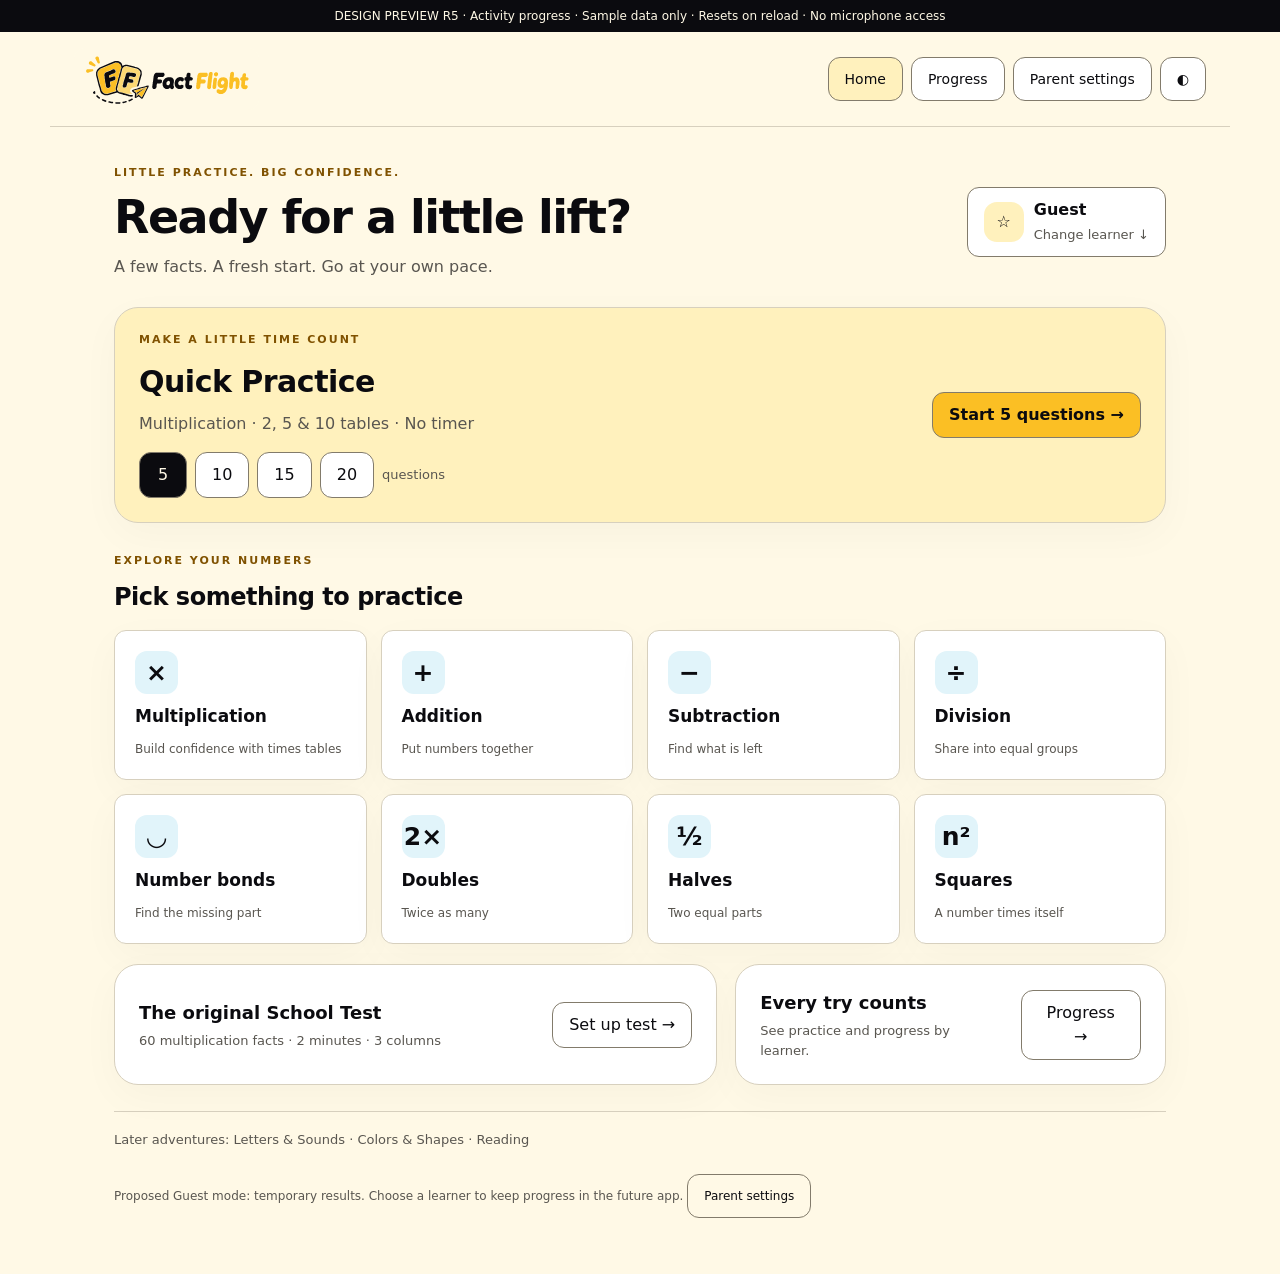
<file: design-reference/ui-v6/v6-experience-preview.html>
<!doctype html>
<html lang="en" data-theme="light">
<head><meta charset="utf-8"><meta name="viewport" content="width=device-width,initial-scale=1"><title>Fact Flight · v6 preview R5 · Activity progress</title>
<style>
:root{color-scheme:light;--bg:#fff9e6;--surface:#fff;--ink:#0b0b0f;--muted:#595650;--line:#d7d0be;--border:#827b6b;--yellow:#fbbf24;--soft:#fff1bd;--blue:#e1f4fa;--accent:#805200;--good:#216344;--bad:#a32939;--shadow:0 12px 40px #29200c08}
[data-theme=dark]{color-scheme:dark;--bg:#19191d;--surface:#28282e;--ink:#fff9e6;--muted:#c6c5c9;--line:#55535c;--border:#929099;--soft:#3c3020;--blue:#233c42;--accent:#fcd873;--good:#b9f2be;--bad:#ffb4bc;--shadow:none}
*{box-sizing:border-box}body{margin:0;background:var(--bg);color:var(--ink);font:16px/1.5 system-ui,-apple-system,"Segoe UI",sans-serif}button,input,select{font:inherit}button{cursor:pointer}button,input,select{min-height:44px;border:1px solid var(--border);border-radius:12px;background:var(--surface);color:var(--ink);padding:10px 16px}button:hover{border-color:var(--ink)}button:disabled{cursor:default;opacity:.65}button:focus-visible,input:focus-visible,select:focus-visible,summary:focus-visible{outline:3px solid var(--accent);outline-offset:3px}button.primary{background:var(--yellow);color:#0b0b0f;font-weight:750}button.quiet{background:transparent}.preview{padding:7px 16px;text-align:center;background:var(--ink);color:var(--bg);font-size:12px}.top{max-width:1180px;margin:auto;padding:16px 24px;display:flex;gap:16px;align-items:center;justify-content:space-between;border-bottom:1px solid var(--line)}.logo{background:#fff9e6;border-radius:12px;padding:4px 10px;display:block;width:185px;height:auto}.nav,.actions,.pills{display:flex;gap:8px;align-items:center;flex-wrap:wrap}.nav button{font-size:14px}.nav .selected{background:var(--soft)}main{max-width:1100px;margin:auto;padding:32px 24px 56px}h1,h2,h3,p{margin:0}h1{font-size:clamp(30px,4vw,46px);line-height:1.12;letter-spacing:-1.5px}h2{font-size:24px;letter-spacing:-.5px}h3{font-size:18px}p{color:var(--muted)}.eyebrow{text-transform:uppercase;font-size:11px;letter-spacing:2px;font-weight:800;color:var(--accent);margin-bottom:10px}.hero{display:flex;justify-content:space-between;gap:24px;align-items:center;margin:6px 0 28px}.hero p{margin-top:12px}.learner{display:flex;gap:10px;align-items:center;text-align:left}.avatar{width:40px;height:40px;display:grid;place-items:center;background:var(--soft);border-radius:13px;font-weight:800;flex-shrink:0}.small{font-size:13px;color:var(--muted)}.panel{background:var(--surface);border:1px solid var(--line);padding:24px;border-radius:24px;box-shadow:var(--shadow)}.quick{background:var(--soft);display:grid;grid-template-columns:1fr auto;gap:20px;align-items:center}.quick h2{font-size:30px}.quick p{margin:8px 0 16px}.pills button{min-width:48px}.pills .selected{background:var(--ink);color:var(--bg)}.sectionhead{display:flex;justify-content:space-between;gap:16px;align-items:center;margin:30px 0 15px}.cards{display:grid;grid-template-columns:repeat(4,minmax(0,1fr));gap:14px}.activity{padding:20px;text-align:left;display:grid;gap:9px;min-height:150px;border-color:var(--line);box-shadow:var(--shadow)}.activity .symbol{width:43px;height:43px;display:grid;place-items:center;background:var(--blue);border-radius:12px;font-size:25px;font-weight:750}.activity strong{font-size:17px}.activity span.small{font-size:12px}.split{display:grid;grid-template-columns:1.4fr 1fr;gap:18px;margin-top:20px}.banner{display:flex;justify-content:space-between;gap:18px;align-items:center}.banner p{margin-top:5px}.future{font-size:13px;margin-top:26px;padding-top:18px;border-top:1px solid var(--line)}.back{margin-bottom:18px}.setup{display:grid;grid-template-columns:1.4fr 1fr;gap:24px}.fields{display:grid;grid-template-columns:1fr 1fr;gap:18px;margin-top:22px}label{display:grid;gap:7px;font-size:13px;font-weight:700}label select,label input{width:100%;font-weight:400}.full{grid-column:1/-1}.summary{align-self:start;background:var(--soft)}.summary ul{padding-left:20px;color:var(--muted);line-height:1.9}.summary .primary{width:100%;margin-top:16px}.note{padding:12px 14px;border-left:3px solid var(--accent);font-size:13px;background:var(--soft);border-radius:6px;margin-top:16px}.sessionbar{display:flex;justify-content:space-between;align-items:center;gap:12px;margin-bottom:14px}.clock{font-size:20px;font-weight:750;font-variant-numeric:tabular-nums}.track{height:5px;background:var(--line);border-radius:5px;overflow:hidden;margin-bottom:20px}.track span{display:block;height:100%;background:var(--accent)}.focuslayout{display:grid;grid-template-columns:1.3fr .8fr;gap:22px;align-items:stretch}.promptcard{display:flex;min-height:330px;flex-direction:column;align-items:center;justify-content:center;text-align:center;padding:24px}.equation{font-size:clamp(38px,6vw,72px);font-weight:750;letter-spacing:-1.5px;margin:18px 0}.feedback{min-height:26px;font-size:14px;color:var(--muted)}.answerpad{padding:20px}.answerpad input{width:100%;text-align:center;font-size:27px;font-weight:750;margin-bottom:12px}.keypad{display:grid;grid-template-columns:repeat(3,1fr);gap:8px}.keypad button{min-height:50px;font-size:20px}.sessionactions{justify-content:center;margin-top:16px}.worksheet{display:grid;grid-template-columns:repeat(3,minmax(0,1fr));gap:12px;margin-bottom:20px}.column{display:grid;gap:7px;align-content:start}.fact{border:1px solid var(--line);border-radius:10px;padding:10px;font-size:14px;overflow-wrap:anywhere}.fact.active{outline:2px solid var(--accent);background:var(--blue)}.fact.correct{color:var(--good)}.fact.skipped{border-style:dashed}.fact.wrong{color:var(--bad)}.gridpad{max-width:420px;margin:auto}.stats{display:grid;grid-template-columns:repeat(4,1fr);gap:12px;margin:24px 0}.stat{padding:18px;background:var(--surface);border:1px solid var(--line);border-radius:16px}.stat strong{font-size:30px;display:block}.score{font-size:64px;font-weight:800;letter-spacing:-2px}.result{text-align:center;max-width:800px;margin:auto}.result .actions{justify-content:center}.result p{margin:10px 0}.list{display:grid;gap:12px;margin-top:20px}.row{display:flex;justify-content:space-between;align-items:center;gap:16px;padding:18px;border:1px solid var(--line);border-radius:16px;background:var(--surface)}.review{margin-top:25px;text-align:left}.review summary{cursor:pointer;min-height:44px}.review ul{padding-left:22px}.profilegrid{display:grid;grid-template-columns:repeat(3,1fr);gap:12px;margin:20px 0}.profilegrid button{display:grid;justify-items:center;gap:8px;padding:18px}.footer{margin-top:24px;font-size:12px;color:var(--muted)}dialog{width:min(500px,calc(100vw - 28px));max-height:90dvh;overflow:auto;border:1px solid var(--border);border-radius:22px;padding:26px;background:var(--surface);color:var(--ink)}dialog::backdrop{background:#0b0b0f99}dialog p{margin:12px 0 18px}dialog .actions{margin-top:16px}.hidden{display:none!important}
@media(max-width:900px){.cards{grid-template-columns:repeat(2,1fr)}.hero{align-items:flex-start}.setup{grid-template-columns:1fr}.split{grid-template-columns:1fr}.focuslayout{grid-template-columns:1fr 1fr}.promptcard{min-height:260px}.logo{width:155px}}
@media(max-width:600px){.preview{font-size:10px;padding:4px 10px}.top{padding:10px 16px;gap:8px;flex-wrap:wrap}.logo{width:145px}.nav{gap:5px}.nav button{font-size:12px;padding:8px 10px}.nav .parentnav{display:none}main{padding:24px 16px 36px}.hero{display:block}.hero .learner{margin-top:18px}.quick{grid-template-columns:1fr;padding:20px}.quick .primary{width:100%}.activity{padding:15px;min-height:140px}.fields{grid-template-columns:1fr}.full{grid-column:auto}.stats{grid-template-columns:repeat(2,1fr)}.banner{align-items:flex-start;flex-direction:column}.profilegrid{grid-template-columns:1fr 1fr}.focuslayout{grid-template-columns:1fr;gap:10px}.promptcard{min-height:150px;padding:14px}.equation{font-size:46px;margin:10px 0}.answerpad{padding:12px}.answerpad input{height:44px;margin-bottom:8px}.keypad{gap:6px}.keypad button{min-height:44px;padding:5px}.sessionactions{margin-top:10px}.sessionbar{margin-bottom:8px}.track{margin-bottom:10px}.session main{padding-top:12px}.session .top{padding-block:6px}.session .top .logo{width:105px}.session .nav button{min-height:44px;padding:5px 8px}.worksheet{gap:7px}.fact{padding:8px 5px;font-size:12px}.row{flex-wrap:wrap}.score{font-size:54px}}
@media(max-height:550px) and (orientation:landscape){.session .focuslayout{grid-template-columns:1fr 1fr}.session .promptcard{min-height:190px}.session main{padding-top:8px}.session .top{padding-block:4px}.session .top .logo{width:95px}.session .equation{font-size:40px}.session .answerpad{padding:10px}.session .keypad button{min-height:36px;padding:3px}.session .answerpad input{height:40px;margin-bottom:6px}.session .sessionactions{margin-top:6px}.session .track{margin-bottom:8px}}
@media(max-height:700px) and (max-width:600px){
 .session .preview{font-size:0;padding:2px 8px}.session .preview::after{content:"DESIGN PREVIEW R5 · Activity progress · Sample data only";font-size:10px}
 .session main{padding:4px 12px 10px}.session .promptcard{min-height:0;padding:6px}.session .promptcard .eyebrow{display:none}
 .session .equation{font-size:38px;line-height:1.2;margin:4px 0 8px}.session .feedback{font-size:12px;min-height:18px}
 .session .answerpad{padding:6px}.session .keypad{gap:4px}.session .focuslayout{gap:8px}
}
@media(max-height:550px) and (orientation:landscape){
 .session .preview{font-size:0;padding:2px 8px}.session .preview::after{content:"DESIGN PREVIEW R5 · Activity progress · Sample data only";font-size:10px}
 .session .top{display:none}.session main{padding:6px 20px 10px}.session .sessionbar{margin-bottom:5px}.session .track{margin-bottom:6px}
 .session .answerpad{padding:6px}.session .keypad button{min-height:44px}.session .answerpad input{min-height:36px;height:36px;margin-bottom:4px}.session .keypad{gap:4px}
 .session .promptcard{padding:12px}.session .sessionactions button{min-height:44px;padding:6px 16px}
}
.progress-cards{display:grid;grid-template-columns:repeat(2,minmax(0,1fr));gap:16px}.progress-card{display:grid;gap:18px;padding:22px;text-align:left;border-color:var(--border);box-shadow:var(--shadow)}.activity-title{display:flex;justify-content:space-between;font-size:21px;font-weight:750}.activity-metrics{display:grid;grid-template-columns:1fr 1fr;gap:14px;font-size:12px;color:var(--muted)}.activity-metrics strong{display:block;color:var(--ink);font-size:28px}.progress-card:hover{background:var(--soft)}
@media(max-width:600px){.progress-cards{grid-template-columns:1fr}.sectionhead{flex-wrap:wrap}.progress-card{padding:18px}}
@media(prefers-reduced-motion:reduce){*{scroll-behavior:auto!important}}
</style></head>
<body><div class="preview">DESIGN PREVIEW R5 · Activity progress · Sample data only · Resets on reload · No microphone access</div>
<header class="top"><img class="logo" src="../../assets/brand/horizontal.svg" alt="Fact Flight" width="725" height="238"><nav class="nav" aria-label="Main navigation"><button data-go="home">Home</button><button data-go="progress">Progress</button><button class="parentnav" data-go="settings">Parent settings</button><button data-action="theme" aria-label="Toggle light and dark theme">◐</button></nav></header>
<main id="app"></main>
<dialog id="leave" aria-labelledby="leave-title"><h2 id="leave-title">Finish this flight?</h2><p>Your attempts so far will appear in the results. You can return Home from there. The timer keeps running while you decide.</p><div class="actions"><button data-action="continue">Keep practicing</button><button class="primary" data-action="finish">Finish &amp; view results</button></div></dialog>
<dialog id="learners" aria-labelledby="learners-title"><h2 id="learners-title">Who’s practicing?</h2><p>Choose a learner, or start as Guest.</p><div id="profile-options" class="profilegrid"></div><form id="profile-form"><label>New learner nickname (optional)<input id="nickname" maxlength="24" placeholder="e.g. Comet" autocomplete="off"></label><div class="actions"><button class="primary" type="submit">Add sample learner</button><button type="button" data-action="close-profiles">Done</button></div></form><p class="small">All learners here are examples. Nothing is saved after reload.</p></dialog>
<dialog id="import" aria-labelledby="import-title"><h2 id="import-title">Review a sample backup</h2><p>Example: 2 learners, 6 sessions, 1 matching session already present.</p><div class="note">Proposed action: add 5 new sessions, keep the matching session once, and preserve all existing history. Unassigned older sessions stay separate.</div><p class="small">This is an interaction example; no file is read and no history is changed.</p><div class="actions"><button data-action="close-import">Cancel</button><button class="primary" data-action="confirm-import">Confirm sample review</button></div></dialog>
<script>
'use strict';
const $=id=>document.getElementById(id), esc=s=>String(s).replace(/[&<>"']/g,c=>({'&':'&amp;','<':'&lt;','>':'&gt;','"':'&quot;',"'":'&#39;'}[c]));
const activities={
 multiplication:{name:'Multiplication',symbol:'×',desc:'Build confidence with times tables',levels:['2, 5 & 10 tables','2–10 tables','2–12 tables','13–20 × 2–12','21–99 × 2–12']},
 addition:{name:'Addition',symbol:'+',desc:'Put numbers together',levels:['Sums within 5','Sums within 10','Sums within 20','Two digits + two digits (10–99)','Three digits + two digits']},
 subtraction:{name:'Subtraction',symbol:'−',desc:'Find what is left',levels:['Subtract within 5','Subtract within 10','Subtract within 20','Two digits − two digits','Three digits − two digits']},
 division:{name:'Division',symbol:'÷',desc:'Share into equal groups',levels:['2, 5 & 10 families','Divide by 2–10','Divide by 2–12','Exact division · quotients 13–20','Exact division · quotients 21–99']},
 bonds:{name:'Number bonds',symbol:'◡',desc:'Find the missing part',levels:['Make 5','Make 10','Make 20','Make 100 · parts 10–90','Make 1,000 · parts 100–900']},
 doubles:{name:'Doubles',symbol:'2×',desc:'Twice as many',levels:['Double 0–5','Double 0–10','Double 0–20','Double 21–99','Double 100–999']},
 halves:{name:'Halves',symbol:'½',desc:'Two equal parts',levels:['Even numbers to 10','Even numbers to 20','Even numbers to 40','Even numbers 42–198','Even numbers 200–1,998']},
 squares:{name:'Squares',symbol:'n²',desc:'A number times itself',levels:['Bases 1–5','Bases 1–10','Bases 1–12','Bases 13–20','Bases 21–50']}
};
const modes={quick:'Quick Practice',free:'Free Practice',timed:'Timed Practice',challenge:'Challenge',school:'School Test'};
let progressActivity='multiplication';
let screen='home',learner='guest',profiles=[{id:'comet',name:'Comet'},{id:'robin',name:'Robin'}],quickCount=5;
let config={activity:'multiplication',level:0,mode:'quick',count:5,seconds:120,view:'focus',table:2};
let flight=null,results=[],lastResult=null,feedback='',ticker=null,undo=[];
const name=()=>learner==='guest'?'Guest':profiles.find(p=>p.id===learner)?.name||'Learner';
const selected=(a,b)=>a===b?' selected':'';
const options=(list,value)=>list.map(([v,label])=>`<option value="${v}"${selected(String(v),String(value))}>${label}</option>`).join('');
const clock=s=>`${Math.floor(Math.max(0,s)/60)}:${String(Math.max(0,s)%60).padStart(2,'0')}`;
function go(view){if(flight&&!flight.done){$('leave').showModal();return}screen=view;render();window.scrollTo(0,0)}
function render(){document.body.classList.toggle('session',screen==='session');document.querySelectorAll('[data-go]').forEach(b=>{b.classList.toggle('selected',(b.dataset.go===screen||(b.dataset.go==='progress'&&screen==='activityProgress')));if((b.dataset.go===screen||(b.dataset.go==='progress'&&screen==='activityProgress')))b.setAttribute('aria-current','page');else b.removeAttribute('aria-current')});$('app').innerHTML=({home:home,setup:setup,session:sessionView,results:resultView,progress:progressView,activityProgress:activityProgressView,settings:settingsView}[screen])();if(screen==='session')updateClock()}
function home(){return `<div class="hero"><div><div class="eyebrow">Little practice. Big confidence.</div><h1>Ready for a little lift?</h1><p>A few facts. A fresh start. Go at your own pace.</p></div><button class="learner" data-action="profiles"><span class="avatar">${learner==='guest'?'☆':esc(name()[0])}</span><span><strong>${esc(name())}</strong><br><span class="small">Change learner ↓</span></span></button></div>
<section class="panel quick"><div><div class="eyebrow">Make a little time count</div><h2>Quick Practice</h2><p>Multiplication · 2, 5 &amp; 10 tables · No timer</p><div class="pills" aria-label="Number of questions">${[5,10,15,20].map(n=>`<button data-count="${n}" aria-pressed="${n===quickCount}" class="${n===quickCount?'selected':''}">${n}</button>`).join('')}<span class="small">questions</span></div></div><button class="primary" data-action="quick">Start ${quickCount} questions →</button></section>
<div class="sectionhead"><div><div class="eyebrow">Explore your numbers</div><h2>Pick something to practice</h2></div></div><div class="cards">${Object.entries(activities).map(([id,a])=>`<button class="activity" data-activity="${id}"><span class="symbol" aria-hidden="true">${a.symbol}</span><strong>${a.name}</strong><span class="small">${a.desc}</span></button>`).join('')}</div>
<div class="split"><section class="panel banner"><div><h3>The original School Test</h3><p class="small">60 multiplication facts · 2 minutes · 3 columns</p></div><button data-action="school">Set up test →</button></section><section class="panel banner"><div><h3>Every try counts</h3><p class="small">See practice and progress by learner.</p></div><button data-go="progress">Progress →</button></section></div>
<p class="future">Later adventures: Letters &amp; Sounds · Colors &amp; Shapes · Reading</p><div class="footer">${learner==='guest'?'Proposed Guest mode: temporary results. Choose a learner to keep progress in the future app.':'Sample learner selected. This preview does not save progress.'} <button class="quiet" data-go="settings">Parent settings</button></div>`}
function setup(){const a=activities[config.activity],school=config.mode==='school';return `<button class="quiet back" data-go="home">← Home</button><div class="hero"><div><div class="eyebrow">${esc(name())}’s next flight</div><h1>${school?'Original School Test':a.name}</h1><p>Choose your practice. Make it yours.</p></div></div><div class="setup"><section class="panel"><h2>Your practice settings</h2><div class="fields">
<label>Mode<select id="mode">${options(Object.entries(modes).filter(([id])=>id!=='school'||config.activity==='multiplication'),config.mode)}</select></label>
${school?`<label>Times table<select id="table">${options(Array.from({length:9},(_,i)=>[i+2,`${i+2} times table`]),config.table)}</select></label>`:`<label>Level<select id="level">${options(a.levels.map((l,i)=>[i,`Level ${i+1} · ${l}`]),config.level)}</select></label>`}
${['quick','challenge'].includes(config.mode)?`<label>Questions<select id="count">${options((config.mode==='quick'?[5,10,15,20]:[10,20,30]).map(n=>[n,n]),config.count)}</select></label>`:''}
${['timed','challenge'].includes(config.mode)?`<label>Time limit<select id="seconds">${options([...(config.mode==='challenge'?[[0,'No time limit']]:[]),[60,'1 minute'],[120,'2 minutes'],[180,'3 minutes'],[300,'5 minutes']],config.seconds)}</select></label>`:''}
<label>View<select id="view">${options([['focus','Focus · one fact at a time'],['worksheet','Worksheet · see the set']],config.view)}</select></label><label>Answer with<select disabled aria-label="Answer method"><option>Keypad or keyboard</option></select></label></div><p class="note">Voice will remain optional in the app. This preview uses keypad/keyboard only and never opens your microphone.</p></section>
<aside class="panel summary"><div class="eyebrow">At a glance</div><h2>${modes[config.mode]}</h2><ul><li>${school?`${config.table} times table · factors 1–10`:a.levels[config.level]}</li><li>${school?'60 facts · two minutes':config.mode==='free'?'Keep going until you finish':config.mode==='timed'?`Keep going for ${config.seconds/60} minutes`:`${config.count} questions${config.mode==='challenge'&&config.seconds?` · ${config.seconds/60} minute limit`:' · no timer'}`}</li><li>${config.view==='focus'?'One clear question':'Worksheet overview'}</li><li>${school?'Skipped facts return later':'Skip moves on; finish whenever you need'}</li></ul><button class="primary" data-action="start">Start practice →</button><p class="small" style="margin-top:12px">${learner==='guest'?'Guest · temporary results':'Sample learner · '+esc(name())}</p></aside></div>`}
// Pure, session-scoped selection: complete coverage before another shuffled round.
// Reversed addition/multiplication operands share a fact key, not extra diversity.
function questionPool(settings){
 const groups=new Map(),kind=settings.activity,l=settings.level;
 const add=(key,text,answer)=>{if(!groups.has(key))groups.set(key,{key,variants:[]});const g=groups.get(key);if(!g.variants.some(v=>v.text===text))g.variants.push({text,answer})};
 const family=(op,a,b,answer)=>add(`${op}:${Math.min(a,b)}:${Math.max(a,b)}`,`${a} ${op} ${b}`,answer);
 if(settings.mode==='school'){
  for(let f=1;f<=10;f++){add(`school:${f}`,`${settings.table} × ${f}`,settings.table*f);add(`school:${f}`,`${f} × ${settings.table}`,settings.table*f)}
 }else if(kind==='addition'){
  if(l<3){const max=[5,10,20,99,999][l],min=l<3?0:l===3?21:100;for(let a=min;a<=max;a++)for(let b=0;b<=max-a;b++)family('+',a,b,a+b)}
  else {for(let a=l===3?10:100;a<=(l===3?99:999);a++)for(let b=10;b<=99;b++){family('+',a,b,a+b);family('+',b,a,a+b)}}
 }else if(kind==='subtraction'){
  if(l<3){const max=[5,10,20,99,999][l],min=l<3?0:l===3?21:100;for(let a=min;a<=max;a++)for(let b=0;b<=a;b++)add(`subtract:${a}:${b}`,`${a} − ${b}`,a-b)}
  else {for(let a=l===3?20:100;a<=(l===3?99:999);a++)for(let b=10;b<=Math.min(99,a);b++)add(`subtract:${a}:${b}`,`${a} − ${b}`,a-b)}
 }else if(kind==='multiplication'||kind==='division'){
  if(l<3){const tables=l===0?[2,5,10]:Array.from({length:l===1?9:11},(_,i)=>i+2),max=l===2?12:10;
   for(const a of tables)for(let b=1;b<=max;b++)if(kind==='multiplication')family('×',a,b,a*b);else add(`divide:${a*b}:${a}`,`${a*b} ÷ ${a}`,b);
  }else {for(let a=l===3?13:21;a<=(l===3?20:99);a++)for(let b=2;b<=12;b++)if(kind==='multiplication'){family('×',a,b,a*b);family('×',b,a,a*b)}else add(`divide:${a*b}:${b}`,`${a*b} ÷ ${b}`,a)}
 }else if(kind==='bonds'){
  const total=[5,10,20,100,1000][l],min=l<3?0:l===3?10:100;for(let a=min;a<=total-min;a++){add(`bond:${total}:${a}`,`${a} + ? = ${total}`,total-a);add(`bond:${total}:${a}`,`? + ${a} = ${total}`,total-a)}
 }else if(kind==='doubles'||kind==='halves'){
  const max=[5,10,20,99,999][l],min=l<3?0:l===3?21:100;for(let a=min;a<=max;a++)add(`${kind}:${a}`,kind==='doubles'?`Double ${a}`:`Half of ${2*a}`,kind==='doubles'?2*a:a);
 }else if(kind==='squares'){
  for(let a=l<3?1:l===3?13:21;a<=[5,10,12,20,50][l];a++)add(`square:${a}`,`${a}²`,a*a);
 }
 return [...groups.values()];
}
function createQuestionSource(settings,random=Math.random,pool=questionPool(settings)){
 if(!pool.length)throw Error('Choose a nonempty question pool');
 let remaining=[],recent=[],round=0;
 const variantCounts=new Map();
 const pick=list=>list[Math.floor(random()*list.length)];
 return {next(){
  if(!remaining.length){remaining=pool.slice();round++}
  // Random swap-removal avoids rescanning large pools for every question.
  let slot=-1;
  for(let trial=0;trial<8;trial++){const i=Math.floor(random()*remaining.length);if(!recent.includes(remaining[i].key)){slot=i;break}}
  if(slot<0)slot=remaining.findIndex(g=>!recent.includes(g.key));
  // Tiny pools use the longest possible gap without looping or changing range.
  if(slot<0){const earliest=Math.min(...remaining.map(g=>recent.lastIndexOf(g.key)));slot=remaining.findIndex(g=>recent.lastIndexOf(g.key)===earliest)}
  const group=remaining[slot];remaining[slot]=remaining[remaining.length-1];remaining.pop();
  recent.push(group.key);recent=recent.slice(-3);
  let variant;
  if(settings.mode==='school')variant=group.variants[(round-1)%group.variants.length];
  else {const counts=variantCounts.get(group.key)||group.variants.map(()=>0),least=Math.min(...counts);const i=pick(counts.map((n,i)=>i).filter(i=>counts[i]===least));variant=group.variants[i];counts[i]++;variantCounts.set(group.key,counts)}
  return {...item(variant.text,variant.answer),key:group.key};
 }};
}
let questionSource=null;
function item(text,answer){return {text,answer,status:'pending',attempts:[],skips:0}}
function start(){clearInterval(ticker);undo=[];feedback='';questionSource=createQuestionSource(config);const count=config.mode==='school'?60:['free','timed'].includes(config.mode)?10:config.count;flight={config:{...config},learner,name:name(),items:Array.from({length:count},()=>questionSource.next()),index:0,start:Date.now(),done:false};screen='session';render();window.scrollTo(0,0);ticker=setInterval(updateClock,250)}
function updateClock(){if(!flight||flight.done)return;const elapsed=Math.floor((Date.now()-flight.start)/1000),limit=config.mode==='school'?120:['timed','challenge'].includes(config.mode)?config.seconds:0;if($('time'))$('time').textContent=clock(limit?Math.max(0,limit-elapsed):elapsed);if(limit&&elapsed>=limit)finish('Time’s up')}
function pad(){return `<form id="answer-form" class="panel answerpad"><label class="hidden" for="answer">Your answer</label><input id="answer" inputmode="none" aria-label="Your answer" autocomplete="off" maxlength="4" placeholder="?" readonly><div class="keypad">${[1,2,3,4,5,6,7,8,9].map(n=>`<button type="button" data-digit="${n}">${n}</button>`).join('')}<button type="button" data-action="delete" aria-label="Delete last digit">⌫</button><button type="button" data-digit="0">0</button><button type="submit" class="primary">Enter</button></div></form>`}
function sessionView(){const p=flight.items[flight.index],total=flight.items.length,stream=['free','timed'].includes(config.mode);return `<div class="sessionbar"><span><strong>${activities[config.activity].name}</strong><br><span class="small">${modes[config.mode]} · ${esc(flight.name)} · ${stream?'Question '+(flight.index+1):(flight.index+1)+' / '+total}</span></span><span class="clock" id="time" aria-label="Session clock">0:00</span></div><div class="track"><span style="width:${stream?0:flight.items.filter(x=>x.status==='correct').length/total*100}%"></span></div>
${config.view==='focus'?`<div class="focuslayout"><section class="panel promptcard"><div class="eyebrow">Give it a go</div><div class="equation" style="font-size:${p.text.length>13?'clamp(22px,4vw,42px)':p.text.length>9?'clamp(28px,5vw,52px)':''}">${p.text}${p.text.includes('=')?'':' = ?'}</div><p class="feedback" role="status">${feedback||'Take your time. Every try counts.'}</p></section>${pad()}</div>`:`<section class="panel"><div class="worksheet">${[0,1,2].map(c=>`<div class="column">${flight.items.slice(c*Math.ceil(total/3),(c+1)*Math.ceil(total/3)).map((q,j)=>{const idx=c*Math.ceil(total/3)+j;return `<div class="fact ${q.status} ${idx===flight.index?'active':''}"><span class="small">${idx+1}.</span> ${q.text} ${q.status==='correct'?'✓ '+q.answer:q.status==='skipped'?'↩':idx===flight.index?'←':'—'}</div>`}).join('')}</div>`).join('')}</div><p class="feedback" role="status">${feedback||'Answer the highlighted fact.'}</p><h3 style="text-align:center;margin:12px 0">${p.text}</h3><div class="gridpad">${pad()}</div></section>`}
<div class="actions sessionactions"><button data-action="skip">Skip →</button><button data-action="undo" ${undo.length?'':'disabled'}>↶ Undo</button><button data-action="leave">Finish</button></div>`}
function submit(skip=false){if(!flight||flight.done)return;const raw=$('answer').value;if(!skip&&!/^\d{1,4}$/.test(raw))return;undo.push({items:structuredClone(flight.items),index:flight.index});const p=flight.items[flight.index];if(skip){p.skips++;p.status='skipped';feedback='Skipped. You can practice that one again.'}else{const correct=Number(raw)===p.answer;p.attempts.push(correct);p.status=correct?'correct':'wrong';feedback=correct?'✓ Nice work.':'Try again — you’ve got time.';if(!correct){render();return}}
if(config.mode==='school'){let next=flight.items.findIndex((q,i)=>i>flight.index&&q.status!=='correct');if(next<0)next=flight.items.findIndex(q=>q.status!=='correct');if(next<0){finish('Set complete');return}flight.index=next}else{flight.index++;if(flight.index>=flight.items.length){if(['free','timed'].includes(config.mode)){const n=flight.items.length;for(let i=n;i<n+10;i++)flight.items.push(questionSource.next())}else{finish('Set complete');return}}}render()}
function finish(reason='Session ended'){if(!flight||flight.done)return;clearInterval(ticker);if($('leave').open)$('leave').close();flight.done=true;flight.reason=reason;flight.elapsed=Math.floor((Date.now()-flight.start)/1000);lastResult=structuredClone(flight);if(['free','timed'].includes(config.mode))lastResult.items=lastResult.items.filter(p=>p.attempts.length||p.skips);results.unshift(lastResult);screen='results';render();window.scrollTo(0,0)}
function resultView(){const r=lastResult,correct=r.items.filter(p=>p.status==='correct').length,first=r.items.filter(p=>p.status==='correct'&&p.attempts.length===1&&!p.skips).length,skips=r.items.reduce((n,p)=>n+p.skips,0);return `<section class="result"><div class="eyebrow">${r.reason} · ${esc(r.name)}</div><h1>A little practice.<br>A little more confidence.</h1><p>${activities[r.config.activity].name} · ${modes[r.config.mode]}</p><div class="score">${first}<span class="small"> / ${r.items.length} first try</span></div><p>${r.learner==='guest'?'Guest results are temporary.':'Sample results for '+esc(r.name)+'.'} This preview resets on reload.</p><div class="stats"><div class="stat"><strong>${correct}</strong><span class="small">Correct</span></div><div class="stat"><strong>${correct-first}</strong><span class="small">Corrected / after skip</span></div><div class="stat"><strong>${r.items.length-correct}</strong><span class="small">Not yet correct</span></div><div class="stat"><strong>${clock(r.elapsed)}</strong><span class="small">Time · ${skips} skips</span></div></div><div class="actions"><button class="primary" data-action="again">Practice again</button><button data-go="home">Return Home</button><button data-progress-activity="${r.config.activity}">Activity flights</button><button data-go="progress">All progress</button></div><details class="panel review"><summary>Review this flight</summary><ul>${r.items.map(p=>`<li>${p.text} → ${p.answer} · ${p.status==='correct'?'✓ Correct':p.status==='skipped'?'↩ Skipped':p.status==='wrong'?'Try again':'Not answered'}</li>`).join('')}</ul></details></section>`}
// Final question outcomes are disjoint; wrong attempts are a separate retry metric.
function progressTotals(list){
 const totals={flights:list.length,questions:0,correct:0,wrong:0,unanswered:0,first:0,wrongAttempts:0,skips:0};
 for(const r of list)for(const p of r.items){
  totals.questions++;totals.skips+=p.skips;totals.wrongAttempts+=p.attempts.filter(a=>!a).length;
  if(p.status==='correct'){totals.correct++;if(p.attempts.length===1&&p.attempts[0]&&!p.skips)totals.first++}
  else if(p.attempts.some(a=>!a))totals.wrong++;
  else totals.unanswered++;
 }
 return totals;
}
function progressStats(t){return `<div class="stats"><div class="stat"><strong data-metric="flights">${t.flights}</strong><span class="small">Flights</span></div><div class="stat"><strong data-metric="correct">${t.correct}</strong><span class="small">Correct</span></div><div class="stat"><strong data-metric="wrong">${t.wrong}</strong><span class="small">Incorrect at finish</span></div><div class="stat"><strong data-metric="first">${t.first}</strong><span class="small">First-attempt correct</span></div></div><p class="small">${t.questions} questions · ${t.unanswered} unanswered · ${t.wrongAttempts} wrong attempts · ${t.skips} skips</p>`}
function progressView(){
 const list=results.filter(r=>r.learner===learner),total=progressTotals(list);
 return `<div class="hero"><div><div class="eyebrow">The bigger picture</div><h1>${esc(name())}’s progress</h1><p>Every activity. Every flight. See how practice adds up.</p></div><button data-action="profiles">Change learner</button></div>
 <section aria-label="All activity totals">${progressStats(total)}</section>
 <p class="note">Correct includes answers corrected after a retry. Incorrect at finish counts questions still wrong, not every wrong attempt. Unanswered includes skipped or untouched questions with no wrong attempt. First-attempt correct is part of Correct.</p>
 <div class="sectionhead"><h2>Progress by activity</h2><span class="small">Select an activity to see its flights</span></div>
 <div class="progress-cards">${Object.entries(activities).map(([id,a])=>{const t=progressTotals(list.filter(r=>r.config.activity===id));return `<button class="progress-card" data-progress-activity="${id}"><span class="activity-title">${a.name} <span aria-hidden="true">→</span></span><span class="activity-metrics"><span><strong>${t.flights}</strong> Flights</span><span><strong>${t.correct}</strong> Correct</span><span><strong>${t.wrong}</strong> Incorrect at finish</span><span><strong>${t.first}</strong> First-attempt correct</span></span><span class="small">${t.unanswered} unanswered · ${t.wrongAttempts} wrong attempts${t.flights?'':' · No flights yet'}</span></button>`}).join('')}</div>
 <div class="footer">${learner==='guest'?'Guest results are temporary.':'Results shown only for '+esc(name())+'.'} Sample history resets on reload.</div>
 <div class="sectionhead"><h2>For parents</h2></div><div class="panel banner"><div><h3>Keep a copy of progress</h3><p class="small">Backup and restore will be part of v6.</p></div><button data-go="settings">Backups &amp; settings →</button></div>`;
}
function activityProgressView(){
 const a=activities[progressActivity],list=results.filter(r=>r.learner===learner&&r.config.activity===progressActivity);
 return `<button class="quiet back" data-go="progress">← All activities</button><div class="hero"><div><div class="eyebrow">${esc(name())}’s progress</div><h1>${a.name}</h1><p>Review each flight and the progress it adds.</p></div><button data-action="profiles">Change learner</button></div>${progressStats(progressTotals(list))}
 <div class="sectionhead"><h2>Flight history</h2><span class="small">Newest first</span></div><div class="list">${list.length?list.map(r=>{const t=progressTotals([r]);return `<div class="row"><div><strong>${modes[r.config.mode]} · ${r.reason}</strong><p class="small">${new Date(r.start).toLocaleString()} · ${r.config.mode==='school'?r.config.table+' times table':'Level '+(r.config.level+1)} · ${clock(r.elapsed)}</p><p class="small">${t.correct} correct · ${t.wrong} incorrect at finish · ${t.first} first-attempt correct · ${t.unanswered} unanswered</p></div><button data-review="${results.indexOf(r)}">Review flight</button></div>`}).join(''):`<div class="panel"><h2>No ${a.name.toLowerCase()} flights yet.</h2><p style="margin:10px 0 18px">Your next practice will appear here.</p><button class="primary" data-activity="${progressActivity}">Start ${a.name.toLowerCase()} →</button></div>`}</div>`;
}
function settingsView(){return `<button class="quiet back" data-go="home">← Home</button><div class="hero"><div><div class="eyebrow">Parent space</div><h1>Simple. Local. Yours.</h1><p>Make practice fit your family.</p></div></div><div class="split"><section class="panel"><h2>Learners</h2><p style="margin:12px 0">Optional nicknames. No accounts or real names required.</p><button data-action="profiles">Choose or add a sample learner</button><p class="note">Proposed: Guest results are temporary. Saved learners keep their own local progress. Existing history will remain separate until deliberately assigned.</p></section><section class="panel"><h2>Backups</h2><p style="margin:12px 0">Preview the export and restore journey with sample data.</p><div class="actions"><button data-action="export">Export sample JSON</button><button data-action="import">Review sample import</button></div><p id="backup-message" class="small" role="status" style="margin-top:16px">No app history is accessed by this preview.</p></section></div><section class="panel" style="margin-top:20px"><h2>Voice and privacy</h2><p style="margin-top:10px">Voice will stay optional. The current app stores recognized answer text locally with results, and exports may include it. It does not store microphone audio recordings. Browser speech recognition may process audio online.</p><p class="small" style="margin-top:10px">This design preview never requests microphone access.</p></section>`}
function showProfiles(){$('profile-options').innerHTML=[{id:'guest',name:'Guest'},...profiles].map(p=>`<button data-profile="${p.id}" aria-pressed="${p.id===learner}"><span class="avatar">${p.id==='guest'?'☆':esc(p.name[0])}</span><strong>${esc(p.name)}</strong><span class="small">${p.id==='guest'?'Temporary results':'Sample learner'}</span></button>`).join('');$('learners').showModal()}
document.addEventListener('click',e=>{const b=e.target.closest('button');if(!b)return;if(b.dataset.go){go(b.dataset.go);return}if(b.dataset.progressActivity){progressActivity=b.dataset.progressActivity;go('activityProgress');return}if(b.dataset.count){quickCount=+b.dataset.count;render();return}if(b.dataset.activity){config={...config,activity:b.dataset.activity,level:0,mode:'quick',count:quickCount,view:'focus'};go('setup');return}if(b.dataset.profile){learner=b.dataset.profile;$('learners').close();render();return}if(b.dataset.review){lastResult=results[+b.dataset.review];go('results');return}if(b.dataset.digit){$('answer').value=($('answer').value+b.dataset.digit).slice(0,4);return}
switch(b.dataset.action){case 'theme':document.documentElement.dataset.theme=document.documentElement.dataset.theme==='dark'?'light':'dark';break;case 'profiles':showProfiles();break;case 'close-profiles':$('learners').close();break;case 'quick':config={...config,activity:'multiplication',mode:'quick',level:0,count:quickCount,view:'focus'};start();break;case 'school':config={...config,activity:'multiplication',mode:'school',view:'worksheet',table:2};go('setup');break;case 'start':start();break;case 'skip':submit(true);break;case 'delete':$('answer').value=$('answer').value.slice(0,-1);break;case 'undo':if(undo.length){const old=undo.pop();flight.items=old.items.concat(flight.items.slice(old.items.length));flight.index=old.index;feedback='Last action undone. Try again.';render()}break;case 'leave':$('leave').showModal();break;case 'continue':$('leave').close();break;case 'finish':finish();break;case 'again':config={...lastResult.config};go('setup');break;case 'import':$('import').showModal();break;case 'close-import':$('import').close();break;case 'confirm-import':$('import').close();$('backup-message').textContent='Sample review complete. No records were imported.';break;case 'export':{const link=document.createElement('a'),url=URL.createObjectURL(new Blob([JSON.stringify({type:'fact-flight-design-sample',notAnAppBackup:true,profiles,sessionCount:results.length},null,2)],{type:'application/json'}));link.href=url;link.download='fact-flight-DESIGN-SAMPLE.json';link.click();setTimeout(()=>URL.revokeObjectURL(url),1000);$('backup-message').textContent='Sample file exported. This is not a backup of your app history.';break}}});
document.addEventListener('change',e=>{if(screen!=='setup')return;const id=e.target.id;if(['mode','view'].includes(id))config[id]=e.target.value;else if(['level','count','seconds','table'].includes(id))config[id]=+e.target.value;if(id==='mode'){if(config.mode==='challenge')config.count=10;if(config.mode==='quick')config.count=quickCount;if(config.mode==='timed'&&!config.seconds)config.seconds=120;if(config.mode==='school')config.view='worksheet'}render()});
document.addEventListener('submit',e=>{e.preventDefault();if(e.target.id==='answer-form')submit();if(e.target.id==='profile-form'){const nickname=$('nickname').value.trim()||'Learner '+(profiles.length+1);const p={id:'sample-'+(profiles.length+1),name:nickname};profiles.push(p);learner=p.id;$('nickname').value='';$('learners').close();render()}});
document.addEventListener('keydown',e=>{if(screen!=='session'||flight?.done||document.querySelector('dialog[open]')||e.ctrlKey||e.metaKey||e.altKey)return;if(/^\d$/.test(e.key)){e.preventDefault();$('answer').value=($('answer').value+e.key).slice(0,4)}else if(e.key==='Backspace'){e.preventDefault();$('answer').value=$('answer').value.slice(0,-1)}else if(e.key==='Enter'&&(!document.activeElement||document.activeElement.tagName!=='BUTTON')){e.preventDefault();submit()}});
render();
</script></body></html>
</file>
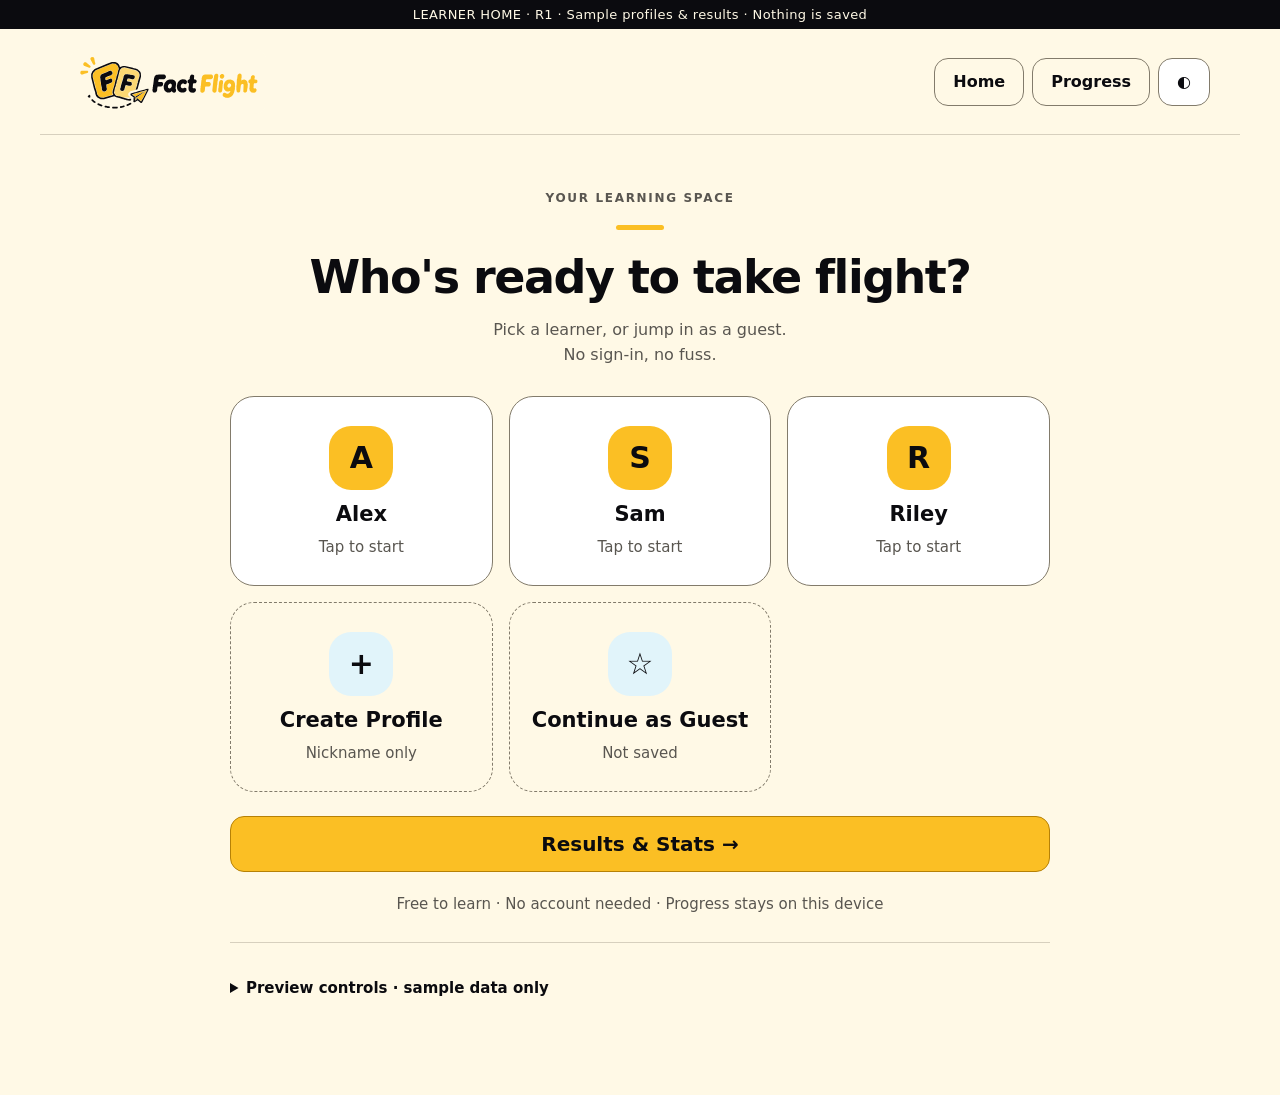
<file: design-reference/ui-v6/v6-learner-home-preview.html>
<!doctype html>
<html lang="en"><head><meta charset="utf-8"><meta name="viewport" content="width=device-width,initial-scale=1"><title>Fact Flight · Learner Home design R1</title><link rel="stylesheet" href="../../styles/brand.css"><style>
*{box-sizing:border-box}body{margin:0;background:var(--bg);color:var(--ink);font:16px var(--font-ui)}button,input{font:inherit}button{cursor:pointer;color:inherit;background:var(--card);border:1px solid var(--control-line);border-radius:14px;min-height:48px;padding:12px 18px;font-weight:650}button:hover:not(:disabled){border-color:var(--ink);transform:translateY(-1px)}button:focus-visible,input:focus-visible{outline:3px solid var(--focus-ring);outline-offset:4px}button:disabled{cursor:default}p{color:var(--muted);line-height:1.6;margin:10px 0}h1{font-size:clamp(29px,4vw,46px);letter-spacing:-1.5px;margin:10px 0 12px;line-height:1.1}h2{font-size:25px;margin:8px 0 12px;letter-spacing:-.6px}h3{margin:0;font-size:19px}.eyebrow{font-size:11px;font-weight:800;letter-spacing:.14em;text-transform:uppercase;color:var(--accent)}.ribbon{text-align:center;font-size:11px;background:var(--ink);color:var(--bg);padding:7px 10px;letter-spacing:.03em}header{max-width:1200px;margin:auto;display:flex;align-items:center;justify-content:space-between;padding:20px 30px;border-bottom:1px solid var(--line);gap:16px}.logo{background:var(--brand-cream);border:0;padding:3px 8px;border-radius:12px;min-height:0}.logo img{display:block;width:180px}nav{display:flex;gap:8px;flex-wrap:wrap}.quiet{background:transparent}main{max-width:1100px;margin:auto;padding:34px 30px 60px}.hero{margin:14px 0 28px}.hero p{max-width:650px}.primary{background:var(--brand-yellow);color:var(--brand-ink);border-color:#b68106}.quick{background:var(--soft);border:1px solid var(--line);border-radius:24px;padding:26px;display:flex;gap:22px;align-items:center;justify-content:space-between;margin-bottom:32px}.quick h2{font-size:30px}.quick p{margin-bottom:0}.quick .launch{white-space:nowrap}.quick-tag{display:inline-block;font-size:12px;font-weight:650;margin-top:12px}.tiles{display:grid;grid-template-columns:repeat(4,minmax(0,1fr));gap:14px}.tile{text-align:left;display:flex;flex-direction:column;gap:10px;padding:22px;border-color:var(--line);border-radius:20px;box-shadow:0 5px 16px #00000004;min-height:180px}.tile .icon{height:46px;width:46px;display:grid;place-items:center;background:var(--active);border-radius:14px;font-size:26px;font-weight:800;color:var(--ink)}.tile p,.tile .sub{font-size:13px;color:var(--muted);font-weight:400;line-height:1.5;margin:0}.tile:disabled{background:transparent;border-style:dashed;box-shadow:none}.tile:disabled .icon{background:var(--card);color:var(--muted)}.badge{display:inline-block;font-size:10px;text-transform:uppercase;letter-spacing:.07em;font-weight:750;background:var(--card);border:1px solid var(--line);border-radius:20px;padding:4px 8px;align-self:flex-start}.tile.available .icon{background:var(--brand-yellow);color:var(--brand-ink)}.bottom{display:flex;align-items:center;justify-content:space-between;gap:12px;margin-top:28px;padding-top:24px;border-top:1px solid var(--line)}.small{font-size:12px;color:var(--muted)}.bottom button{white-space:nowrap}.back{margin-bottom:18px;border:0;padding:5px 0;color:var(--muted)}.steps{display:flex;gap:8px;flex-wrap:wrap;margin-bottom:24px;font-size:12px;color:var(--muted)}.steps span{padding:7px 12px;border-radius:30px;border:1px solid var(--line)}.steps .current{background:var(--ink);color:var(--bg);border-color:var(--ink)}.steps .done{background:var(--soft)}.context{display:flex;gap:8px;align-items:center;font-size:13px;color:var(--muted);margin:8px 0 22px}.context .dot{color:var(--accent)}.modes{grid-template-columns:repeat(2,minmax(0,1fr))}.modes .tile{min-height:155px}.row{display:flex;justify-content:space-between;align-items:center;gap:16px}.school{border:1px solid var(--line);border-radius:18px;padding:20px;margin-top:24px}.school p{font-size:13px;margin:6px 0 0}.section{margin:24px 0}.levels{display:grid;grid-template-columns:repeat(5,minmax(0,1fr));gap:10px}.choice{text-align:left;display:flex;flex-direction:column;gap:8px;border-color:var(--line);padding:16px;position:relative}.choice .number{font-size:12px;color:var(--muted)}.choice strong{font-size:16px}.choice .example{font-size:21px;font-weight:750;margin-top:5px}.selected{border:2px solid var(--ink)!important;background:var(--soft)}.selected:after{content:'✓';position:absolute;right:10px;top:8px;font-size:13px}.pills{display:flex;flex-wrap:wrap;gap:10px}.pills button{position:relative;min-width:58px}.pills .selected:after{display:none}.example-note{font-size:12px;margin:12px 0}.footer-action{display:flex;justify-content:space-between;align-items:center;gap:20px;padding-top:24px;margin-top:30px;border-top:1px solid var(--line)}.footer-action p{font-size:13px;margin:0}.footer-action .primary{min-width:180px}.pair{display:grid;grid-template-columns:1fr 1fr;gap:14px}.pair .tile{min-height:140px;position:relative}.pair .tile strong{padding-right:12px}.view-art{font-size:28px;letter-spacing:3px}.review{padding:18px 22px;background:var(--soft);border-radius:16px;border:1px solid var(--line);margin-top:24px}.review p{font-size:13px}.notice{border-left:3px solid var(--accent);padding:10px 14px;font-size:13px;background:var(--soft);line-height:1.6;margin-top:20px}.center{text-align:center;max-width:700px;margin:25px auto}.center .icon{font-size:56px}.finish-demo{font-size:30px;padding:34px;background:var(--card);border:1px solid var(--line);border-radius:22px;margin:24px 0}input{padding:12px;border:1px solid var(--control-line);border-radius:10px;background:var(--card);color:var(--ink);max-width:100%;width:160px}summary{cursor:pointer;padding:16px 0;font-weight:650}details p{font-size:13px}.screen-link{color:var(--muted)}
@media(max-width:800px){.tiles{grid-template-columns:repeat(2,minmax(0,1fr))}.levels{grid-template-columns:repeat(2,minmax(0,1fr))}.levels .choice:last-child{grid-column:1/-1}.quick{padding:22px}.quick .launch{white-space:normal}header{padding:14px 20px}.logo img{width:150px}}
@media(max-width:500px){header{padding:12px 16px;gap:8px;flex-wrap:wrap}.logo img{width:140px}nav{gap:5px}nav button{font-size:12px;padding:8px 10px}main{padding:24px 16px 36px}.hero{margin:4px 0 22px}h1{font-size:32px}.quick{display:block;padding:20px;margin-bottom:26px}.quick h2{font-size:27px}.quick .launch{width:100%;margin-top:18px}.tile{padding:16px;min-height:175px;gap:9px}.tiles{gap:10px}.tile strong{font-size:16px}.tile .icon{width:40px;height:40px;font-size:23px}.bottom{flex-wrap:wrap}.bottom .small{width:100%}.bottom button{flex:1}.steps{gap:5px}.steps span{padding:6px 9px;font-size:11px}.school{padding:16px;align-items:flex-start;flex-direction:column}.school button{width:100%}.footer-action{display:block;margin-top:22px}.footer-action .primary{width:100%;margin-top:14px}.pair .tile{padding:14px}.choice{padding:14px}.choice strong{font-size:15px}.modes .tile{min-height:180px}.ribbon{font-size:10px}.context{flex-wrap:wrap}.pills{gap:8px}}
@media(prefers-reduced-motion:reduce){*{transition:none!important;scroll-behavior:auto!important}}

/* Learner preview uses the accepted larger typography. */
.tile strong,.choice strong{font-size:20px}.tile .sub,.small,.review p,.notice,.example-note{font-size:16px}.ribbon{font-size:13px}.eyebrow{color:var(--muted);font-size:12px}
.entry{text-align:center;max-width:820px;margin:22px auto}.entry h1{margin-top:22px}.entry .intro{max-width:600px;margin:14px auto 28px}.accent-line{width:48px;height:5px;border-radius:8px;background:var(--brand-yellow);margin:20px auto}.learners{display:grid;grid-template-columns:repeat(3,minmax(0,1fr));gap:16px}.learner{display:flex;align-items:center;flex-direction:column;justify-content:center;gap:12px;min-height:190px;padding:20px;border-radius:24px;position:relative}.learner strong{font-size:21px;overflow-wrap:anywhere;max-width:100%}.learner span:last-child{font-size:15px;color:var(--muted);font-weight:400}.avatar{display:grid;place-items:center;width:64px;height:64px;border-radius:22px;background:var(--brand-yellow);color:var(--brand-ink);font-size:30px;font-weight:800}.learner.outline{background:transparent;border-style:dashed}.outline .avatar{background:var(--active);color:var(--ink)}.results-link{width:100%;margin-top:24px;font-size:20px;min-height:56px}.demo-tools{margin-top:26px;border-top:1px solid var(--line);padding-top:20px;text-align:left}.demo-tools summary{font-size:15px}.demo-tools p{font-size:15px}.identity{display:flex;align-items:center;justify-content:space-between;gap:16px;border-bottom:1px solid var(--line);padding-bottom:18px;margin-bottom:25px}.identity strong{font-size:21px}.form-card{max-width:580px;margin:20px auto;background:var(--card);border:1px solid var(--line);padding:28px;border-radius:24px}.form-card input{width:100%;font-size:22px;margin:12px 0}.form-card label{font-size:20px;font-weight:650}.form-card .primary{width:100%;margin-top:20px}.form-card .avatar{margin:0 auto 24px}.statgrid{display:grid;grid-template-columns:repeat(4,1fr);gap:12px;margin:24px 0}.statgrid div{padding:20px 12px;border:1px solid var(--line);background:var(--card);border-radius:18px;text-align:center}.statgrid strong{display:block;font-size:30px}.statgrid span{font-size:15px}.flight-row{display:flex;width:100%;text-align:left;justify-content:space-between;gap:12px;margin-top:12px}.flight-row span{font-weight:400}.family-footer{text-align:center;font-size:15px;margin-top:20px}
@media(max-width:600px){.learners{grid-template-columns:repeat(2,minmax(0,1fr));gap:12px}.learner{min-height:174px;padding:16px 10px}.learner strong{font-size:19px}.entry{margin:12px auto}.statgrid{grid-template-columns:repeat(2,1fr)}.identity{align-items:flex-start}.identity button{font-size:15px}.form-card{padding:20px}.tile .sub{font-size:16px}.entry h1{font-size:32px}nav button{font-size:14px}}
</style></head><body><div class="ribbon">LEARNER HOME · R1 · Sample profiles & results · Nothing is saved</div><header><button class="logo" data-nav="home" aria-label="Fact Flight home"><img src="../../assets/brand/horizontal.svg" alt="Fact Flight"></button><nav aria-label="Main"><button class="quiet" data-nav="home">Home</button><button class="quiet" data-nav="progress">Progress</button><button id="theme" aria-label="Toggle light and dark theme">◐</button></nav></header><main id="app"></main>
<script>
const $=id=>document.getElementById(id);
const activities={
 addition:{name:'Addition',icon:'+',desc:'Put numbers together',levels:['Sums to 5','Sums to 10','Sums to 20','Two-digit sums','Bigger sums'],examples:['2 + 3','4 + 6','8 + 7','24 + 37','684 + 78'],scope:['Sums within 5','Sums within 10','Sums within 20','Both numbers 10–99','One number 100–999, one 10–99']},
 subtraction:{name:'Subtraction',icon:'−',desc:'Find what is left',levels:['Take from 5','Take from 10','Take from 20','Two-digit numbers','Bigger numbers'],examples:['5 − 2','9 − 4','18 − 7','63 − 24','732 − 86'],scope:['Subtract within 5','Subtract within 10','Subtract within 20','Start with 20–99; subtract 10–99','Start with 100–999; subtract 10–99']},
 multiplication:{name:'Multiplication',icon:'×',desc:'Explore times tables',levels:['2, 5 & 10','Tables to 10','Tables to 12','Tables 13–20','Bigger numbers'],examples:['2 × 4','7 × 8','12 × 9','16 × 7','47 × 8'],scope:['2/5/10 tables × 1–10','2–10 tables × 1–10','2–12 tables × 1–12','13–20 × 2–12','21–99 × 2–12']},
 division:{name:'Division',icon:'÷',desc:'Share into equal groups',levels:['2, 5 & 10','Divide by 2–10','Divide by 2–12','Bigger answers','Biggest answers'],examples:['10 ÷ 2','56 ÷ 7','108 ÷ 9','112 ÷ 7','564 ÷ 6'],scope:['Divisors 2/5/10; answers 1–10','Divisors 2–10; answers 1–10','Divisors 2–12; answers 1–12','Divisors 2–12; answers 13–20','Divisors 2–12; answers 21–99']},
 bonds:{name:'Number bonds',icon:'◡',desc:'Find the missing piece',levels:['Make 5','Make 10','Make 20','Make 100','Make 1,000'],examples:['2 + ? = 5','6 + ? = 10','8 + ? = 20','35 + ? = 100','375 + ? = 1000'],scope:['Parts of 5','Parts of 10','Parts of 20','Parts 10–90','Parts 100–900']},
 doubles:{name:'Doubles',icon:'2×',desc:'Twice as many',levels:['Double to 5','Double to 10','Double to 20','Two-digit numbers','Three-digit numbers'],examples:['Double 3','Double 8','Double 16','Double 47','Double 675'],scope:['Double 0–5','Double 0–10','Double 0–20','Double 21–99','Double 100–999']},
 halves:{name:'Halves',icon:'½',desc:'Split into two equal parts',levels:['Halve to 10','Halve to 20','Halve to 40','Bigger numbers','Biggest numbers'],examples:['Half of 6','Half of 18','Half of 32','Half of 94','Half of 1350'],scope:['Even numbers 0–10','Even numbers 0–20','Even numbers 0–40','Even numbers 42–198','Even numbers 200–1,998']},
 squares:{name:'Squares',icon:'n²',desc:'A number times itself',levels:['Numbers 1–5','Numbers 1–10','Numbers 1–12','Numbers 13–20','Numbers 21–50'],examples:['3²','8²','12²','17²','47²'],scope:['Bases 1–5','Bases 1–10','Bases 1–12','Bases 13–20','Bases 21–50']}
};
const modes={quick:['Quick Practice','A little practice','5, 10, 15 or 20 questions. No clock.','⚡'],free:['Free Practice','Take your time','Keep going until you choose Finish. No timer.','∞'],timed:['Timed Practice','Find your rhythm','Choose a set and practice for up to 2 minutes.','◷'],test:['Test','See how you’re doing','60 questions. Up to 2 minutes. Review your results.','✓']};
let screen=['home','math','mode','practice','ready'].includes(new URLSearchParams(location.search).get('screen'))?new URLSearchParams(location.search).get('screen'):'home',trail=[],quickRoute=false,cfg={activity:'addition',mode:'quick',level:0,count:5,table:2,input:'keypad',view:matchMedia('(max-width:680px)').matches?'focus':'worksheet',target:''};
const selected=(a,b)=>a===b?' selected':'';
function go(next,remember=true){if(remember)trail.push(screen);screen=next;render();window.scrollTo(0,0);const heading=$('app').querySelector('h1');if(heading){heading.tabIndex=-1;heading.focus({preventScroll:true})}}
function back(){screen=trail.pop()||'home';render();window.scrollTo(0,0)}
const steps=stage=>`<div class="steps" aria-label="Setup steps">${(quickRoute?['Activity','Your practice','Ready']:['Activity','Mode','Your practice','Ready']).map((s,i)=>`<span class="${s===stage?'current':''}">${i+1} · ${s}</span>`).join('')}</div>`;
const backButton=()=>'<button class="quiet back" data-back>← Back</button>';
const context=()=>`<div class="context"><b>${activities[cfg.activity].name}</b><span class="dot">•</span>${cfg.mode==='school'?'Original School Test':modes[cfg.mode][0]}</div>`;
function activityHome(){return `<div class="hero"><div class="eyebrow">Little practice. Big confidence.</div><h1>Where will you fly today?</h1><p>Pick something to explore. A little practice goes a long way.</p></div><section class="quick"><div><div class="eyebrow">Just a few questions</div><h2>Quick Practice</h2><p>Pick any math activity and a small set. No timer.</p><span class="quick-tag">5 · 10 · 15 · 20 questions</span></div><button class="primary launch" data-quick>Let’s go →</button></section><h2>Choose your adventure</h2><div class="tiles"><button class="tile available" data-math><span class="icon">＋</span><strong>Math</strong><span class="sub">Eight ways to play with numbers</span><span class="sub">Explore →</span></button>${[['Aa','Letters & Sounds','Discover letters and their sounds'],['○△','Colors & Shapes','Explore the world around you'],['Ab','Reading','Build confidence with words']].map(([icon,title,desc])=>`<button class="tile" disabled><span class="icon" aria-hidden="true">${icon}</span><strong>${title}</strong><span class="sub">${desc}</span><span class="badge">Coming Soon</span></button>`).join('')}</div><div class="bottom"><span class="small">Free to learn. No account needed.</span><button data-nav="progress">Results & Stats ↗</button><button class="quiet" data-nav="parents">Parent corner</button></div>`}
function math(){return `${backButton()}${steps('Activity')}<div class="hero"><div class="eyebrow">${quickRoute?'Quick Practice':'Math'}</div><h1>What shall we practice?</h1><p>${quickRoute?'Any activity. A few questions. You choose.':'Tap a tile to start your next adventure.'}</p></div><div class="tiles">${Object.entries(activities).map(([id,a])=>`<button class="tile" data-activity="${id}"><span class="icon">${a.icon}</span><strong>${a.name}</strong><span class="sub">${a.desc}</span></button>`).join('')}</div>${quickRoute?'':`<section class="row school"><div><h3>The original School Test</h3><p>Multiplication · 60 facts · 2 minutes · tables 2–10</p></div><button data-school>Choose a table →</button></section>`}`}
function mode(){return `${backButton()}${steps('Mode')}<div class="hero"><div class="eyebrow">${activities[cfg.activity].name}</div><h1>How would you like to practice?</h1><p>A little at a time, or a challenge? It’s up to you.</p></div><div class="tiles modes">${Object.entries(modes).map(([id,m])=>`<button class="tile" data-mode="${id}"><span class="icon">${m[3]}</span><strong>${m[0]}</strong><span class="sub">${m[1]}</span><span class="sub">${m[2]}</span></button>`).join('')}</div>${cfg.activity==='multiplication'?'<div class="row school"><div><h3>Practicing for school?</h3><p>The original 60-fact, two-minute multiplication test.</p></div><button data-school>School Test →</button></div>':''}`}
function practice(){const a=activities[cfg.activity],school=cfg.mode==='school';return `${backButton()}${steps('Your practice')}${context()}<h1>${school?'Which times table?':'Pick your challenge.'}</h1><p>${school?'The same school test you know. Pick a table to begin.':'Every level is open. Pick what feels right today.'}</p>${school?`<div class="pills section">${Array.from({length:9},(_,i)=>i+2).map(n=>`<button class="${selected(cfg.table,n)}" aria-pressed="${cfg.table===n}" data-table="${n}">${n}</button>`).join('')}</div>`:`<div class="levels section">${a.levels.map((label,i)=>`<button class="choice${selected(cfg.level,i)}" aria-pressed="${cfg.level===i}" data-level="${i}"><span class="number">Level ${i+1}</span><strong>${label}</strong><span class="example">${a.examples[i]}</span></button>`).join('')}</div><p class="example-note">Selected: ${a.scope[cfg.level]} · whole-number answers</p>`}${cfg.mode==='free'?'<div class="review"><strong>Keep going until Finish</strong><p>No question limit and no timer.</p></div>':['school','test'].includes(cfg.mode)?'<div class="review"><strong>60 questions · 2 minutes</strong><p>Finish early if you need to. You can review every answer afterward.</p></div>':`<section class="section"><h2>How many questions?</h2><div class="pills">${(cfg.mode==='quick'?[5,10,15,20]:[5,10,15,20,30,60]).map(n=>`<button class="${selected(cfg.count,n)}" aria-pressed="${cfg.count===n}" data-count="${n}">${n}</button>`).join('')}</div><p class="small">${cfg.mode==='timed'?'Up to 2 minutes. The clock starts when you’re ready.':'No time limit. Take your time.'}</p></section>`}<div class="footer-action"><p>Next: choose how to answer.</p><button class="primary" data-next>Continue →</button></div>`}
function ready(){return `${backButton()}${steps('Ready')}${context()}<h1>Ready for takeoff?</h1><p>Choose how you want to answer.</p><div class="pair"><button class="tile${selected(cfg.input,'keypad')}" data-input="keypad" aria-pressed="${cfg.input==='keypad'}"><span class="icon">▦</span><strong>Tap or type</strong><span class="sub">Use the number pad or your keyboard.</span></button><button class="tile${selected(cfg.input,'voice')}" data-input="voice" aria-pressed="${cfg.input==='voice'}"><span class="icon">♪</span><strong>Say it out loud</strong><span class="sub">Use your microphone. Say “ready” to begin.</span></button></div><section class="section"><h2>How do you want to see it?</h2><div class="pair"><button class="tile${selected(cfg.view,'focus')}" data-view="focus" aria-pressed="${cfg.view==='focus'}"><span class="view-art">[ ? ]</span><strong>One at a time</strong><span class="sub">Focus View · one big, clear question.</span></button><button class="tile${selected(cfg.view,'worksheet')}" data-view="worksheet" aria-pressed="${cfg.view==='worksheet'}"><span class="view-art">☷ ☷ ☷</span><strong>The whole sheet</strong><span class="sub">Worksheet View · see your set of facts.</span></button></div></section><div class="review"><strong>${activities[cfg.activity].name} · ${cfg.mode==='school'?cfg.table+' times table':'Level '+(cfg.level+1)}</strong><p>${cfg.mode==='school'?'Original School Test':modes[cfg.mode][0]} · ${cfg.mode==='free'?'Unlimited':(['test','school'].includes(cfg.mode)?60:cfg.count)} questions · ${['test','school','timed'].includes(cfg.mode)?'2 minutes':'no time limit'}</p></div><details><summary>Grown-up options</summary><label for="target">Optional first-try goal</label><p>Leave blank for no goal. This never blocks practice.</p><input id="target" type="number" min="1" max="${['school','test'].includes(cfg.mode)?60:cfg.count}" value="${cfg.target}" placeholder="No goal"><p>Skip, Undo, Finish, recognized speech, results review, and history exports remain part of the working app.</p></details><div class="footer-action"><p>${cfg.input==='voice'?'In the app: allow the microphone, then say “ready.”':'Your keyboard or number pad is ready.'}</p><button class="primary" data-start>Start ${cfg.mode==='school'?'School Test':cfg.mode==='test'?'test':'practice'} →</button></div>`}
function launch(){return `${backButton()}<div class="center"><div class="icon">✈</div><div class="eyebrow">End of menu preview</div><h1>And now, we practice.</h1><p>This is where the working ${cfg.view==='focus'?'Focus':'Worksheet'} session would open.</p><div class="finish-demo">${cfg.mode==='school'?cfg.table+' × 3 = ?':activities[cfg.activity].examples[cfg.level]}</div><div class="review"><strong>${activities[cfg.activity].name} · ${cfg.input==='voice'?'Voice':'Tap / keyboard'}</strong><p>No microphone was opened and no flight was started. This mockup only demonstrates the menu flow.</p></div><div class="footer-action"><button data-nav="home">Back to Home</button><button class="primary" data-revise>Change my choices</button></div></div>`}
function progress(){return `${backButton()}<div class="hero"><div class="eyebrow">Results & Stats</div><h1>Every try counts.</h1><p>A clear way back to the activity summaries and flight reviews you already tested.</p></div><div class="tiles">${Object.entries(activities).map(([id,a])=>`<button class="tile" data-report="${id}"><span class="icon">${a.icon}</span><strong>${a.name}</strong><span class="sub">Flights · correct / incorrect<br>First-attempt correct</span></button>`).join('')}</div><div class="notice">Navigation preview only. No saved history is read. In the app, choose an activity to see its totals and flights, then review a flight. JSON and CSV exports stay here.</div>`}
function report(){return `${backButton()}<div class="hero"><div class="eyebrow">Results & Stats</div><h1>${activities[cfg.activity].name}</h1><p>Activity totals → flight list → individual flight review.</p></div><div class="review">Your existing report belongs here. This menu mockup does not invent or load student results.</div>`}
function parents(){return `${backButton()}<div class="hero"><div class="eyebrow">Parent corner</div><h1>A little help for grown-ups.</h1><p>Keep the practice path simple. Keep guidance easy to find.</p></div><details open><summary>Microphone help</summary><p>The working app keeps its permission instructions and reconnect option. Browser speech may use an online service. The app stores recognized text with results locally; it does not save audio recordings.</p></details><details><summary>Results and backups</summary><p>Results & Stats retains activity totals, flight reviews, and JSON/CSV exports. Results stay in this browser unless deliberately exported.</p></details><div class="notice">Profiles use optional nicknames, with no sign-in or password. This preview uses sample data only; all changes reset on reload.</div>`}
function render(){document.querySelectorAll('nav [data-nav]').forEach(b=>{if(b.dataset.nav===screen)b.setAttribute('aria-current','page');else b.removeAttribute('aria-current')});$('app').innerHTML=({home,create,activityHome,statsPicker,math,mode,practice,ready,launch,progress,report,flight,parents}[screen])()}
document.addEventListener('click',e=>{const b=e.target.closest('button');if(!b||b.disabled)return;const d=b.dataset;
 if(d.nav==='progress'){go('statsPicker');return} if(d.nav){if(d.nav==='home'){trail=[];quickRoute=false;go(learnerSelected?'activityHome':'home',false);return}go(d.nav);return}if('back'in d){back();return}
 if('quick'in d){quickRoute=true;cfg.mode='quick';cfg.count=5;go('math');return}if('math'in d){quickRoute=false;go('math');return}
 if(d.activity){cfg.activity=d.activity;cfg.level=0;go(quickRoute?'practice':'mode');return}
 if(d.mode){cfg.mode=d.mode;cfg.count=d.mode==='quick'?5:20;go('practice');return}
 if('school'in d){cfg.activity='multiplication';cfg.mode='school';cfg.view='worksheet';go('practice');return}
 if('level'in d){cfg.level=Number(d.level);render();return}if('count'in d){cfg.count=Number(d.count);render();return}if('table'in d){cfg.table=Number(d.table);render();return}
 if('next'in d){go('ready');return}if(d.input){cfg.input=d.input;render();return}if(d.view){cfg.view=d.view;render();return}
 if('start'in d){go('launch');return}if('revise'in d){go('ready');return}if(d.report){cfg.activity=d.report;go('report');return}
});document.addEventListener('input',e=>{if(e.target.id==='target')cfg.target=e.target.value.replace(/[^0-9]/g,'')});
const esc=v=>String(v).replace(/[&<>"']/g,c=>({'&':'&amp;','<':'&lt;','>':'&gt;','"':'&quot;',"'":'&#39;'}[c]));
let learners=[{id:'alex',name:'Alex'},{id:'sam',name:'Sam'},{id:'riley',name:'Riley'}],learner=null,reportLearner=null,nextId=1,learnerSelected=false;
const who=()=>learner?learner.name:'Guest';
const profileTile=(p,stats=false)=>`<button class="learner" ${stats?'data-stats':'data-learner'}="${p.id}"><span class="avatar" aria-hidden="true">${esc(p.name.slice(0,1).toUpperCase())}</span><strong>${esc(p.name)}</strong><span>${stats?'See results':'Tap to start'}</span></button>`;
function home(){return `<section class="entry"><div class="eyebrow">Your learning space</div><div class="accent-line"></div><h1>Who's ready to take flight?</h1><p class="intro">Pick a learner, or jump in as a guest.<br>No sign-in, no fuss.</p><div class="learners">${learners.map(p=>profileTile(p)).join('')}<button class="learner outline" data-create><span class="avatar" aria-hidden="true">+</span><strong>Create Profile</strong><span>Nickname only</span></button><button class="learner outline" data-guest><span class="avatar" aria-hidden="true">☆</span><strong>Continue as Guest</strong><span>Not saved</span></button></div><button class="primary results-link" data-nav="progress">Results & Stats →</button><p class="family-footer">Free to learn · No account needed · Progress stays on this device</p><details class="demo-tools"><summary>Preview controls · sample data only</summary><p>Try a first visit with no learners, then create one. All changes reset when you reload. Guest's “Not saved” policy is proposed for review.</p><button data-empty>Show first visit</button> <button data-samples>Restore sample learners</button></details></section>`}
function create(){return `${backButton()}<div class="form-card"><span class="avatar" aria-hidden="true">+</span><h1>A little space of your own.</h1><p>Create a learner profile. No email or password needed.</p><form id="profileForm"><label for="nickname">What should we call you?</label><p id="nicknameHelp">A nickname is enough. You can leave this blank.</p><input id="nickname" name="nickname" maxlength="24" autocomplete="off" aria-describedby="nicknameHelp" placeholder="e.g. Sunny"><p class="small">In the finished app, this learner's progress will stay in this browser on this device.</p><button class="primary" type="submit">Create profile & explore →</button></form><button class="quiet" data-nav="home" style="margin-top:12px;width:100%">Cancel</button></div>`}
const baseActivityHome=activityHome;
activityHome=()=>`<div class="identity"><div><strong>${esc(who())}'s practice</strong><p class="small">${learner?'Your own learning space':'Guest · results are not saved'}</p></div><button data-change-learner>Change learner</button></div>`+baseActivityHome();
function statsPicker(){return `<section class="entry"><div class="eyebrow">Results & Stats</div><h1>Whose progress shall we see?</h1><p class="intro">Each learner has their own story.</p><div class="learners">${learners.map(p=>profileTile(p,true)).join('')}<button class="learner outline" data-stats="previous"><span class="avatar" aria-hidden="true">↶</span><strong>Previous progress</strong><span>Before profiles</span></button></div><p class="notice">Sample results only. Existing history will stay separate until you deliberately choose otherwise.</p></section>`}
const totals=()=>reportLearner==='alex'?[4,36,4,30]:reportLearner==='sam'?[2,17,3,14]:reportLearner==='previous'?[3,26,4,21]:[0,0,0,0];
const reportName=()=>reportLearner==='previous'?'Previous progress':learners.find(p=>p.id===reportLearner)?.name||'Learner';
const statCards=t=>`<div class="statgrid">${['Flights','Correct','Incorrect at finish','First attempt correct'].map((v,i)=>`<div><strong>${t[i]}</strong><span>${v}</span></div>`).join('')}</div>`;
progress=()=>`${backButton()}<div class="eyebrow">Sample results · ${esc(reportName())}</div><h1>Every try counts.</h1><p>Choose an activity to see flights and answers.</p>${statCards(totals())}<div class="tiles">${Object.entries(activities).map(([id,a])=>`<button class="tile" data-report="${id}"><span class="icon">${a.icon}</span><strong>${a.name}</strong><span class="sub">${id==='addition'?totals()[0]:0} flights · ${id==='addition'?totals()[1]:0} correct</span></button>`).join('')}</div>`;
report=()=>`${backButton()}<div class="eyebrow">${esc(reportName())} · sample results</div><h1>${activities[cfg.activity].name}</h1>${statCards(cfg.activity==='addition'?totals():[0,0,0,0])}${cfg.activity==='addition'&&totals()[0]?Array.from({length:totals()[0]},(_,i)=>`<button class="flight-row" data-flight><strong>Practice flight ${i+1}</strong><span>Review answers →</span></button>`).join(''):'<div class="review">No flights yet. A little practice is a great start.</div>'}`;
function flight(){return `${backButton()}<div class="eyebrow">Illustrative flight review</div><h1>A closer look at your flight.</h1><p>This screen shows the proposed review route. Sample summary totals are illustrative; no real flight is loaded.</p><div class="review"><h2>2 + 3 = 5 ✓</h2><p>Correct on the first attempt.</p><h2>4 + 2 = 6 ✓</h2><p>Correct after a retry.</p></div><button data-nav="progress">Choose another learner</button>`}
document.addEventListener('click',e=>{const b=e.target.closest('button');if(!b)return;const d=b.dataset;
if('learner'in d){learner=learners.find(p=>p.id===d.learner);learnerSelected=true;go('activityHome')}
if('guest'in d){learner=null;learnerSelected=true;go('activityHome')}
if('changeLearner'in d){learnerSelected=false;learner=null;trail=[];go('home',false)}
if('create'in d)go('create');
if('stats'in d){reportLearner=d.stats;go('progress')}
if('flight'in d)go('flight');
if('empty'in d){learners=[];learner=null;learnerSelected=false;render()}
if('samples'in d){learners=[{id:'alex',name:'Alex'},{id:'sam',name:'Sam'},{id:'riley',name:'Riley'}];render()}
});
document.addEventListener('submit',e=>{if(e.target.id!=='profileForm')return;e.preventDefault();const name=$('nickname').value.trim()||'Learner '+(learners.length+1);learner={id:'new-'+nextId++,name};learners.push(learner);learnerSelected=true;go('activityHome')});
screen='home';

$('theme').onclick=()=>{document.documentElement.dataset.theme=document.documentElement.dataset.theme==='dark'?'light':'dark'};render();
</script></body></html>
</file>
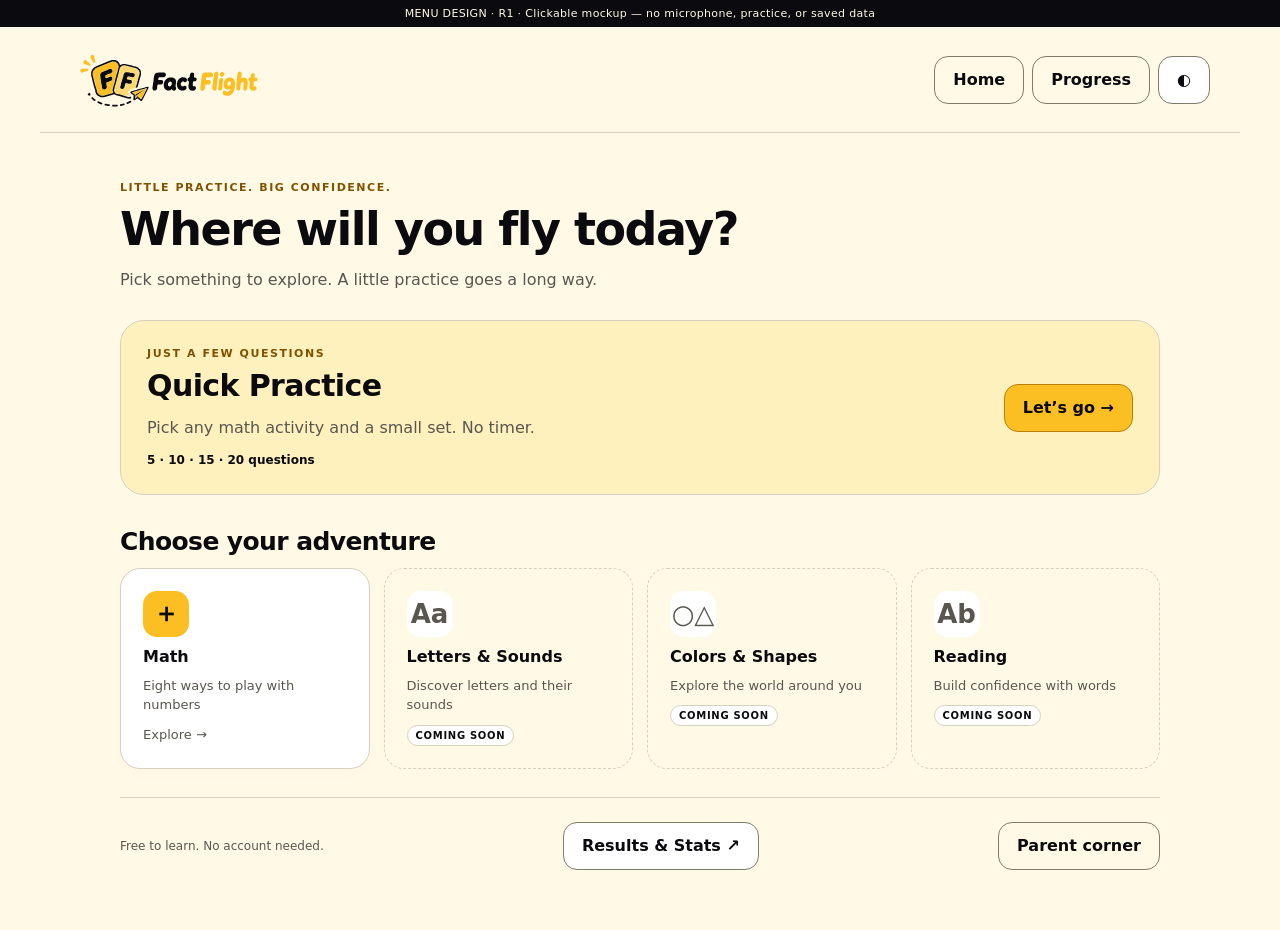
<file: design-reference/ui-v6/v6-menu-preview.html>
<!doctype html>
<html lang="en"><head><meta charset="utf-8"><meta name="viewport" content="width=device-width,initial-scale=1"><title>Fact Flight · Menu design R1</title><link rel="stylesheet" href="../../styles/brand.css"><style>
*{box-sizing:border-box}body{margin:0;background:var(--bg);color:var(--ink);font:16px var(--font-ui)}button,input{font:inherit}button{cursor:pointer;color:inherit;background:var(--card);border:1px solid var(--control-line);border-radius:14px;min-height:48px;padding:12px 18px;font-weight:650}button:hover:not(:disabled){border-color:var(--ink);transform:translateY(-1px)}button:focus-visible,input:focus-visible{outline:3px solid var(--focus-ring);outline-offset:4px}button:disabled{cursor:default}p{color:var(--muted);line-height:1.6;margin:10px 0}h1{font-size:clamp(29px,4vw,46px);letter-spacing:-1.5px;margin:10px 0 12px;line-height:1.1}h2{font-size:25px;margin:8px 0 12px;letter-spacing:-.6px}h3{margin:0;font-size:19px}.eyebrow{font-size:11px;font-weight:800;letter-spacing:.14em;text-transform:uppercase;color:var(--accent)}.ribbon{text-align:center;font-size:11px;background:var(--ink);color:var(--bg);padding:7px 10px;letter-spacing:.03em}header{max-width:1200px;margin:auto;display:flex;align-items:center;justify-content:space-between;padding:20px 30px;border-bottom:1px solid var(--line);gap:16px}.logo{background:var(--brand-cream);border:0;padding:3px 8px;border-radius:12px;min-height:0}.logo img{display:block;width:180px}nav{display:flex;gap:8px;flex-wrap:wrap}.quiet{background:transparent}main{max-width:1100px;margin:auto;padding:34px 30px 60px}.hero{margin:14px 0 28px}.hero p{max-width:650px}.primary{background:var(--brand-yellow);color:var(--brand-ink);border-color:#b68106}.quick{background:var(--soft);border:1px solid var(--line);border-radius:24px;padding:26px;display:flex;gap:22px;align-items:center;justify-content:space-between;margin-bottom:32px}.quick h2{font-size:30px}.quick p{margin-bottom:0}.quick .launch{white-space:nowrap}.quick-tag{display:inline-block;font-size:12px;font-weight:650;margin-top:12px}.tiles{display:grid;grid-template-columns:repeat(4,minmax(0,1fr));gap:14px}.tile{text-align:left;display:flex;flex-direction:column;gap:10px;padding:22px;border-color:var(--line);border-radius:20px;box-shadow:0 5px 16px #00000004;min-height:180px}.tile .icon{height:46px;width:46px;display:grid;place-items:center;background:var(--active);border-radius:14px;font-size:26px;font-weight:800;color:var(--ink)}.tile p,.tile .sub{font-size:13px;color:var(--muted);font-weight:400;line-height:1.5;margin:0}.tile:disabled{background:transparent;border-style:dashed;box-shadow:none}.tile:disabled .icon{background:var(--card);color:var(--muted)}.badge{display:inline-block;font-size:10px;text-transform:uppercase;letter-spacing:.07em;font-weight:750;background:var(--card);border:1px solid var(--line);border-radius:20px;padding:4px 8px;align-self:flex-start}.tile.available .icon{background:var(--brand-yellow);color:var(--brand-ink)}.bottom{display:flex;align-items:center;justify-content:space-between;gap:12px;margin-top:28px;padding-top:24px;border-top:1px solid var(--line)}.small{font-size:12px;color:var(--muted)}.bottom button{white-space:nowrap}.back{margin-bottom:18px;border:0;padding:5px 0;color:var(--muted)}.steps{display:flex;gap:8px;flex-wrap:wrap;margin-bottom:24px;font-size:12px;color:var(--muted)}.steps span{padding:7px 12px;border-radius:30px;border:1px solid var(--line)}.steps .current{background:var(--ink);color:var(--bg);border-color:var(--ink)}.steps .done{background:var(--soft)}.context{display:flex;gap:8px;align-items:center;font-size:13px;color:var(--muted);margin:8px 0 22px}.context .dot{color:var(--accent)}.modes{grid-template-columns:repeat(2,minmax(0,1fr))}.modes .tile{min-height:155px}.row{display:flex;justify-content:space-between;align-items:center;gap:16px}.school{border:1px solid var(--line);border-radius:18px;padding:20px;margin-top:24px}.school p{font-size:13px;margin:6px 0 0}.section{margin:24px 0}.levels{display:grid;grid-template-columns:repeat(5,minmax(0,1fr));gap:10px}.choice{text-align:left;display:flex;flex-direction:column;gap:8px;border-color:var(--line);padding:16px;position:relative}.choice .number{font-size:12px;color:var(--muted)}.choice strong{font-size:16px}.choice .example{font-size:21px;font-weight:750;margin-top:5px}.selected{border:2px solid var(--ink)!important;background:var(--soft)}.selected:after{content:'✓';position:absolute;right:10px;top:8px;font-size:13px}.pills{display:flex;flex-wrap:wrap;gap:10px}.pills button{position:relative;min-width:58px}.pills .selected:after{display:none}.example-note{font-size:12px;margin:12px 0}.footer-action{display:flex;justify-content:space-between;align-items:center;gap:20px;padding-top:24px;margin-top:30px;border-top:1px solid var(--line)}.footer-action p{font-size:13px;margin:0}.footer-action .primary{min-width:180px}.pair{display:grid;grid-template-columns:1fr 1fr;gap:14px}.pair .tile{min-height:140px;position:relative}.pair .tile strong{padding-right:12px}.view-art{font-size:28px;letter-spacing:3px}.review{padding:18px 22px;background:var(--soft);border-radius:16px;border:1px solid var(--line);margin-top:24px}.review p{font-size:13px}.notice{border-left:3px solid var(--accent);padding:10px 14px;font-size:13px;background:var(--soft);line-height:1.6;margin-top:20px}.center{text-align:center;max-width:700px;margin:25px auto}.center .icon{font-size:56px}.finish-demo{font-size:30px;padding:34px;background:var(--card);border:1px solid var(--line);border-radius:22px;margin:24px 0}input{padding:12px;border:1px solid var(--control-line);border-radius:10px;background:var(--card);color:var(--ink);max-width:100%;width:160px}summary{cursor:pointer;padding:16px 0;font-weight:650}details p{font-size:13px}.screen-link{color:var(--muted)}
@media(max-width:800px){.tiles{grid-template-columns:repeat(2,minmax(0,1fr))}.levels{grid-template-columns:repeat(2,minmax(0,1fr))}.levels .choice:last-child{grid-column:1/-1}.quick{padding:22px}.quick .launch{white-space:normal}header{padding:14px 20px}.logo img{width:150px}}
@media(max-width:500px){header{padding:12px 16px;gap:8px;flex-wrap:wrap}.logo img{width:140px}nav{gap:5px}nav button{font-size:12px;padding:8px 10px}main{padding:24px 16px 36px}.hero{margin:4px 0 22px}h1{font-size:32px}.quick{display:block;padding:20px;margin-bottom:26px}.quick h2{font-size:27px}.quick .launch{width:100%;margin-top:18px}.tile{padding:16px;min-height:175px;gap:9px}.tiles{gap:10px}.tile strong{font-size:16px}.tile .icon{width:40px;height:40px;font-size:23px}.bottom{flex-wrap:wrap}.bottom .small{width:100%}.bottom button{flex:1}.steps{gap:5px}.steps span{padding:6px 9px;font-size:11px}.school{padding:16px;align-items:flex-start;flex-direction:column}.school button{width:100%}.footer-action{display:block;margin-top:22px}.footer-action .primary{width:100%;margin-top:14px}.pair .tile{padding:14px}.choice{padding:14px}.choice strong{font-size:15px}.modes .tile{min-height:180px}.ribbon{font-size:10px}.context{flex-wrap:wrap}.pills{gap:8px}}
@media(prefers-reduced-motion:reduce){*{transition:none!important;scroll-behavior:auto!important}}
</style></head><body><div class="ribbon">MENU DESIGN · R1 · Clickable mockup — no microphone, practice, or saved data</div><header><button class="logo" data-nav="home" aria-label="Fact Flight home"><img src="../../assets/brand/horizontal.svg" alt="Fact Flight"></button><nav aria-label="Main"><button class="quiet" data-nav="home">Home</button><button class="quiet" data-nav="progress">Progress</button><button id="theme" aria-label="Toggle light and dark theme">◐</button></nav></header><main id="app"></main>
<script>
const $=id=>document.getElementById(id);
const activities={
 addition:{name:'Addition',icon:'+',desc:'Put numbers together',levels:['Sums to 5','Sums to 10','Sums to 20','Two-digit sums','Bigger sums'],examples:['2 + 3','4 + 6','8 + 7','24 + 37','684 + 78'],scope:['Sums within 5','Sums within 10','Sums within 20','Both numbers 10–99','One number 100–999, one 10–99']},
 subtraction:{name:'Subtraction',icon:'−',desc:'Find what is left',levels:['Take from 5','Take from 10','Take from 20','Two-digit numbers','Bigger numbers'],examples:['5 − 2','9 − 4','18 − 7','63 − 24','732 − 86'],scope:['Subtract within 5','Subtract within 10','Subtract within 20','Start with 20–99; subtract 10–99','Start with 100–999; subtract 10–99']},
 multiplication:{name:'Multiplication',icon:'×',desc:'Explore times tables',levels:['2, 5 & 10','Tables to 10','Tables to 12','Tables 13–20','Bigger numbers'],examples:['2 × 4','7 × 8','12 × 9','16 × 7','47 × 8'],scope:['2/5/10 tables × 1–10','2–10 tables × 1–10','2–12 tables × 1–12','13–20 × 2–12','21–99 × 2–12']},
 division:{name:'Division',icon:'÷',desc:'Share into equal groups',levels:['2, 5 & 10','Divide by 2–10','Divide by 2–12','Bigger answers','Biggest answers'],examples:['10 ÷ 2','56 ÷ 7','108 ÷ 9','112 ÷ 7','564 ÷ 6'],scope:['Divisors 2/5/10; answers 1–10','Divisors 2–10; answers 1–10','Divisors 2–12; answers 1–12','Divisors 2–12; answers 13–20','Divisors 2–12; answers 21–99']},
 bonds:{name:'Number bonds',icon:'◡',desc:'Find the missing piece',levels:['Make 5','Make 10','Make 20','Make 100','Make 1,000'],examples:['2 + ? = 5','6 + ? = 10','8 + ? = 20','35 + ? = 100','375 + ? = 1000'],scope:['Parts of 5','Parts of 10','Parts of 20','Parts 10–90','Parts 100–900']},
 doubles:{name:'Doubles',icon:'2×',desc:'Twice as many',levels:['Double to 5','Double to 10','Double to 20','Two-digit numbers','Three-digit numbers'],examples:['Double 3','Double 8','Double 16','Double 47','Double 675'],scope:['Double 0–5','Double 0–10','Double 0–20','Double 21–99','Double 100–999']},
 halves:{name:'Halves',icon:'½',desc:'Split into two equal parts',levels:['Halve to 10','Halve to 20','Halve to 40','Bigger numbers','Biggest numbers'],examples:['Half of 6','Half of 18','Half of 32','Half of 94','Half of 1350'],scope:['Even numbers 0–10','Even numbers 0–20','Even numbers 0–40','Even numbers 42–198','Even numbers 200–1,998']},
 squares:{name:'Squares',icon:'n²',desc:'A number times itself',levels:['Numbers 1–5','Numbers 1–10','Numbers 1–12','Numbers 13–20','Numbers 21–50'],examples:['3²','8²','12²','17²','47²'],scope:['Bases 1–5','Bases 1–10','Bases 1–12','Bases 13–20','Bases 21–50']}
};
const modes={quick:['Quick Practice','A little practice','5, 10, 15 or 20 questions. No clock.','⚡'],free:['Free Practice','Take your time','Choose a set. No time limit. Finish whenever you need.','∞'],timed:['Timed Practice','Find your rhythm','Choose a set and practice for up to 2 minutes.','◷'],test:['Test','See how you’re doing','60 questions. Up to 2 minutes. Review your results.','✓']};
let screen=['home','math','mode','practice','ready'].includes(new URLSearchParams(location.search).get('screen'))?new URLSearchParams(location.search).get('screen'):'home',trail=[],quickRoute=false,cfg={activity:'addition',mode:'quick',level:0,count:5,table:2,input:'keypad',view:matchMedia('(max-width:680px)').matches?'focus':'worksheet',target:''};
const selected=(a,b)=>a===b?' selected':'';
function go(next,remember=true){if(remember)trail.push(screen);screen=next;render();window.scrollTo(0,0);const heading=$('app').querySelector('h1');if(heading){heading.tabIndex=-1;heading.focus({preventScroll:true})}}
function back(){screen=trail.pop()||'home';render();window.scrollTo(0,0)}
const steps=stage=>`<div class="steps" aria-label="Setup steps">${(quickRoute?['Activity','Your practice','Ready']:['Activity','Mode','Your practice','Ready']).map((s,i)=>`<span class="${s===stage?'current':''}">${i+1} · ${s}</span>`).join('')}</div>`;
const backButton=()=>'<button class="quiet back" data-back>← Back</button>';
const context=()=>`<div class="context"><b>${activities[cfg.activity].name}</b><span class="dot">•</span>${cfg.mode==='school'?'Original School Test':modes[cfg.mode][0]}</div>`;
function home(){return `<div class="hero"><div class="eyebrow">Little practice. Big confidence.</div><h1>Where will you fly today?</h1><p>Pick something to explore. A little practice goes a long way.</p></div><section class="quick"><div><div class="eyebrow">Just a few questions</div><h2>Quick Practice</h2><p>Pick any math activity and a small set. No timer.</p><span class="quick-tag">5 · 10 · 15 · 20 questions</span></div><button class="primary launch" data-quick>Let’s go →</button></section><h2>Choose your adventure</h2><div class="tiles"><button class="tile available" data-math><span class="icon">＋</span><strong>Math</strong><span class="sub">Eight ways to play with numbers</span><span class="sub">Explore →</span></button>${[['Aa','Letters & Sounds','Discover letters and their sounds'],['○△','Colors & Shapes','Explore the world around you'],['Ab','Reading','Build confidence with words']].map(([icon,title,desc])=>`<button class="tile" disabled><span class="icon" aria-hidden="true">${icon}</span><strong>${title}</strong><span class="sub">${desc}</span><span class="badge">Coming Soon</span></button>`).join('')}</div><div class="bottom"><span class="small">Free to learn. No account needed.</span><button data-nav="progress">Results & Stats ↗</button><button class="quiet" data-nav="parents">Parent corner</button></div>`}
function math(){return `${backButton()}${steps('Activity')}<div class="hero"><div class="eyebrow">${quickRoute?'Quick Practice':'Math'}</div><h1>What shall we practice?</h1><p>${quickRoute?'Any activity. A few questions. You choose.':'Tap a tile to start your next adventure.'}</p></div><div class="tiles">${Object.entries(activities).map(([id,a])=>`<button class="tile" data-activity="${id}"><span class="icon">${a.icon}</span><strong>${a.name}</strong><span class="sub">${a.desc}</span></button>`).join('')}</div>${quickRoute?'':`<section class="row school"><div><h3>The original School Test</h3><p>Multiplication · 60 facts · 2 minutes · tables 2–10</p></div><button data-school>Choose a table →</button></section>`}`}
function mode(){return `${backButton()}${steps('Mode')}<div class="hero"><div class="eyebrow">${activities[cfg.activity].name}</div><h1>How would you like to practice?</h1><p>A little at a time, or a challenge? It’s up to you.</p></div><div class="tiles modes">${Object.entries(modes).map(([id,m])=>`<button class="tile" data-mode="${id}"><span class="icon">${m[3]}</span><strong>${m[0]}</strong><span class="sub">${m[1]}</span><span class="sub">${m[2]}</span></button>`).join('')}</div>${cfg.activity==='multiplication'?'<div class="row school"><div><h3>Practicing for school?</h3><p>The original 60-fact, two-minute multiplication test.</p></div><button data-school>School Test →</button></div>':''}`}
function practice(){const a=activities[cfg.activity],school=cfg.mode==='school';return `${backButton()}${steps('Your practice')}${context()}<h1>${school?'Which times table?':'Pick your challenge.'}</h1><p>${school?'The same school test you know. Pick a table to begin.':'Every level is open. Pick what feels right today.'}</p>${school?`<div class="pills section">${Array.from({length:9},(_,i)=>i+2).map(n=>`<button class="${selected(cfg.table,n)}" aria-pressed="${cfg.table===n}" data-table="${n}">${n}</button>`).join('')}</div>`:`<div class="levels section">${a.levels.map((label,i)=>`<button class="choice${selected(cfg.level,i)}" aria-pressed="${cfg.level===i}" data-level="${i}"><span class="number">Level ${i+1}</span><strong>${label}</strong><span class="example">${a.examples[i]}</span></button>`).join('')}</div><p class="example-note">Selected: ${a.scope[cfg.level]} · whole-number answers</p>`}${['school','test'].includes(cfg.mode)?'<div class="review"><strong>60 questions · 2 minutes</strong><p>Finish early if you need to. You can review every answer afterward.</p></div>':`<section class="section"><h2>How many questions?</h2><div class="pills">${(cfg.mode==='quick'?[5,10,15,20]:[5,10,15,20,30,60]).map(n=>`<button class="${selected(cfg.count,n)}" aria-pressed="${cfg.count===n}" data-count="${n}">${n}</button>`).join('')}</div><p class="small">${cfg.mode==='timed'?'Up to 2 minutes. The clock starts when you’re ready.':'No time limit. Take your time.'}</p></section>`}<div class="footer-action"><p>Next: choose how to answer.</p><button class="primary" data-next>Continue →</button></div>`}
function ready(){return `${backButton()}${steps('Ready')}${context()}<h1>Ready for takeoff?</h1><p>Choose how you want to answer.</p><div class="pair"><button class="tile${selected(cfg.input,'keypad')}" data-input="keypad" aria-pressed="${cfg.input==='keypad'}"><span class="icon">▦</span><strong>Tap or type</strong><span class="sub">Use the number pad or your keyboard.</span></button><button class="tile${selected(cfg.input,'voice')}" data-input="voice" aria-pressed="${cfg.input==='voice'}"><span class="icon">♪</span><strong>Say it out loud</strong><span class="sub">Use your microphone. Say “ready” to begin.</span></button></div><section class="section"><h2>How do you want to see it?</h2><div class="pair"><button class="tile${selected(cfg.view,'focus')}" data-view="focus" aria-pressed="${cfg.view==='focus'}"><span class="view-art">[ ? ]</span><strong>One at a time</strong><span class="sub">Focus View · one big, clear question.</span></button><button class="tile${selected(cfg.view,'worksheet')}" data-view="worksheet" aria-pressed="${cfg.view==='worksheet'}"><span class="view-art">☷ ☷ ☷</span><strong>The whole sheet</strong><span class="sub">Worksheet View · see your set of facts.</span></button></div></section><div class="review"><strong>${activities[cfg.activity].name} · ${cfg.mode==='school'?cfg.table+' times table':'Level '+(cfg.level+1)}</strong><p>${cfg.mode==='school'?'Original School Test':modes[cfg.mode][0]} · ${['test','school'].includes(cfg.mode)?60:cfg.count} questions · ${['test','school','timed'].includes(cfg.mode)?'2 minutes':'no time limit'}</p></div><details><summary>Grown-up options</summary><label for="target">Optional first-try goal</label><p>Leave blank for no goal. This never blocks practice.</p><input id="target" type="number" min="1" max="${['school','test'].includes(cfg.mode)?60:cfg.count}" value="${cfg.target}" placeholder="No goal"><p>Skip, Undo, Finish, recognized speech, results review, and history exports remain part of the working app.</p></details><div class="footer-action"><p>${cfg.input==='voice'?'In the app: allow the microphone, then say “ready.”':'Your keyboard or number pad is ready.'}</p><button class="primary" data-start>Start ${cfg.mode==='school'?'School Test':cfg.mode==='test'?'test':'practice'} →</button></div>`}
function launch(){return `${backButton()}<div class="center"><div class="icon">✈</div><div class="eyebrow">End of menu preview</div><h1>And now, we practice.</h1><p>This is where the working ${cfg.view==='focus'?'Focus':'Worksheet'} session would open.</p><div class="finish-demo">${cfg.mode==='school'?cfg.table+' × 3 = ?':activities[cfg.activity].examples[cfg.level]}</div><div class="review"><strong>${activities[cfg.activity].name} · ${cfg.input==='voice'?'Voice':'Tap / keyboard'}</strong><p>No microphone was opened and no flight was started. This mockup only demonstrates the menu flow.</p></div><div class="footer-action"><button data-nav="home">Back to Home</button><button class="primary" data-revise>Change my choices</button></div></div>`}
function progress(){return `${backButton()}<div class="hero"><div class="eyebrow">Results & Stats</div><h1>Every try counts.</h1><p>A clear way back to the activity summaries and flight reviews you already tested.</p></div><div class="tiles">${Object.entries(activities).map(([id,a])=>`<button class="tile" data-report="${id}"><span class="icon">${a.icon}</span><strong>${a.name}</strong><span class="sub">Flights · correct / incorrect<br>First-attempt correct</span></button>`).join('')}</div><div class="notice">Navigation preview only. No saved history is read. In the app, choose an activity to see its totals and flights, then review a flight. JSON and CSV exports stay here.</div>`}
function report(){return `${backButton()}<div class="hero"><div class="eyebrow">Results & Stats</div><h1>${activities[cfg.activity].name}</h1><p>Activity totals → flight list → individual flight review.</p></div><div class="review">Your existing report belongs here. This menu mockup does not invent or load student results.</div>`}
function parents(){return `${backButton()}<div class="hero"><div class="eyebrow">Parent corner</div><h1>A little help for grown-ups.</h1><p>Keep the practice path simple. Keep guidance easy to find.</p></div><details open><summary>Microphone help</summary><p>The working app keeps its permission instructions and reconnect option. Browser speech may use an online service. The app stores recognized text with results locally; it does not save audio recordings.</p></details><details><summary>Results and backups</summary><p>Results & Stats retains activity totals, flight reviews, and JSON/CSV exports. Results stay in this browser unless deliberately exported.</p></details><div class="notice">No accounts or learner selector in this menu increment. Those can be added later without changing this activity path.</div>`}
function render(){document.querySelectorAll('nav [data-nav]').forEach(b=>{if(b.dataset.nav===screen)b.setAttribute('aria-current','page');else b.removeAttribute('aria-current')});$('app').innerHTML=({home,math,mode,practice,ready,launch,progress,report,parents}[screen])()}
document.addEventListener('click',e=>{const b=e.target.closest('button');if(!b||b.disabled)return;const d=b.dataset;
 if(d.nav){if(d.nav==='home'){trail=[];quickRoute=false}go(d.nav);return}if('back'in d){back();return}
 if('quick'in d){quickRoute=true;cfg.mode='quick';cfg.count=5;go('math');return}if('math'in d){quickRoute=false;go('math');return}
 if(d.activity){cfg.activity=d.activity;cfg.level=0;go(quickRoute?'practice':'mode');return}
 if(d.mode){cfg.mode=d.mode;cfg.count=d.mode==='quick'?5:20;go('practice');return}
 if('school'in d){cfg.activity='multiplication';cfg.mode='school';cfg.view='worksheet';go('practice');return}
 if('level'in d){cfg.level=Number(d.level);render();return}if('count'in d){cfg.count=Number(d.count);render();return}if('table'in d){cfg.table=Number(d.table);render();return}
 if('next'in d){go('ready');return}if(d.input){cfg.input=d.input;render();return}if(d.view){cfg.view=d.view;render();return}
 if('start'in d){go('launch');return}if('revise'in d){go('ready');return}if(d.report){cfg.activity=d.report;go('report');return}
});document.addEventListener('input',e=>{if(e.target.id==='target')cfg.target=e.target.value.replace(/[^0-9]/g,'')});$('theme').onclick=()=>{document.documentElement.dataset.theme=document.documentElement.dataset.theme==='dark'?'light':'dark'};render();
</script></body></html>
</file>
<file: styles/brand.css>
/* Interim source-traced logo and selected brand palette. System fonts only.
   Keep semantic text accents separate from yellow button backgrounds. */
:root {
  color-scheme: light;
  --brand-yellow: #FBBF24;
  --brand-amber: #FCD873;
  --brand-ink: #0B0B0F;
  --brand-cream: #FFF9E6;
  --brand-sky: #7DD3E9;
  --font-ui: system-ui, -apple-system, "Segoe UI", sans-serif;
  --bg: var(--brand-cream);
  --card: #FFFFFF;
  --ink: var(--brand-ink);
  --muted: #595650;
  --line: #D7D0BE;
  --control-line: #827B6B;
  --accent: #805200;
  --primary-bg: var(--brand-yellow);
  --primary-text: var(--brand-ink);
  --soft: #FFF1BD;
  --active: #E1F4FA;
  --red: #A32939;
  --redbg: #FCE7E9;
  --green: #216344;
  --greenbg: #DCF3DF;
  --feedback-neutral-bg: #E2EBEF;
  --feedback-neutral-ink: #334E5A;
  --focus-ring: var(--brand-ink);
  --shadow: 0 16px 50px #0B0B0F10;
}
[data-theme="dark"] {
  color-scheme: dark;
  --bg: #19191D;
  --card: #28282E;
  --ink: var(--brand-cream);
  --muted: #C6C5C9;
  --line: #55535C;
  --control-line: #929099;
  --accent: var(--brand-amber);
  --soft: #3C3020;
  --active: #233C42;
  --red: #FFB4BC;
  --redbg: #4C2932;
  --green: #B9F2BE;
  --greenbg: #254B35;
  --feedback-neutral-bg: #34454E;
  --feedback-neutral-ink: #E2EBEF;
  --focus-ring: var(--brand-amber);
  --shadow: none;
}
</file>
<file: styles/menus.css>
#menuView *{box-sizing:border-box}#menuView{margin:0;background:var(--bg);color:var(--ink);font:16px var(--font-ui)}#menuView button,#menuView input{font:inherit}#menuView button{cursor:pointer;color:inherit;background:var(--card);border:1px solid var(--control-line);border-radius:14px;min-height:48px;padding:12px 18px;font-weight:650}#menuView button:hover:not(:disabled){border-color:var(--ink);transform:translateY(-1px)}#menuView button:focus-visible,#menuView input:focus-visible{outline:3px solid var(--focus-ring);outline-offset:4px}#menuView button:disabled{cursor:default}#menuView p{color:var(--muted);line-height:1.6;margin:10px 0}#menuView h1{font-size:clamp(29px,4vw,46px);letter-spacing:-1.5px;margin:10px 0 12px;line-height:1.1}#menuView h2{font-size:25px;margin:8px 0 12px;letter-spacing:-.6px}#menuView h3{margin:0;font-size:19px}#menuView .eyebrow{font-size:11px;font-weight:800;letter-spacing:.14em;text-transform:uppercase;color:var(--accent)}#menuView .ribbon{text-align:center;font-size:11px;background:var(--ink);color:var(--bg);padding:7px 10px;letter-spacing:.03em}#menuView header{max-width:1200px;margin:auto;display:flex;align-items:center;justify-content:space-between;padding:20px 30px;border-bottom:1px solid var(--line);gap:16px}#menuView .logo{background:var(--brand-cream);border:0;padding:3px 8px;border-radius:12px;min-height:0}#menuView .logo img{display:block;width:180px}#menuView nav{display:flex;gap:8px;flex-wrap:wrap}#menuView .quiet{background:transparent}#menuView main{max-width:1100px;margin:auto;padding:34px 30px 60px}#menuView .hero{margin:14px 0 28px}#menuView .hero p{max-width:650px}#menuView .primary{background:var(--brand-yellow);color:var(--brand-ink);border-color:#b68106}#menuView .quick{background:var(--soft);border:1px solid var(--line);border-radius:24px;padding:26px;display:flex;gap:22px;align-items:center;justify-content:space-between;margin-bottom:32px}#menuView .quick h2{font-size:30px}#menuView .quick p{margin-bottom:0}#menuView .quick .launch{white-space:nowrap}#menuView .quick-tag{display:inline-block;font-size:12px;font-weight:650;margin-top:12px}#menuView .tiles{display:grid;grid-template-columns:repeat(4,minmax(0,1fr));gap:14px}#menuView .tile{text-align:left;display:flex;flex-direction:column;gap:10px;padding:22px;border-color:var(--line);border-radius:20px;box-shadow:0 5px 16px #00000004;min-height:180px}#menuView .tile .icon{height:46px;width:46px;display:grid;place-items:center;background:var(--active);border-radius:14px;font-size:26px;font-weight:800;color:var(--ink)}#menuView .tile p,#menuView .tile .sub{font-size:13px;color:var(--muted);font-weight:400;line-height:1.5;margin:0}#menuView .tile:disabled{background:transparent;border-style:dashed;box-shadow:none}#menuView .tile:disabled .icon{background:var(--card);color:var(--muted)}#menuView .badge{display:inline-block;font-size:10px;text-transform:uppercase;letter-spacing:.07em;font-weight:750;background:var(--card);border:1px solid var(--line);border-radius:20px;padding:4px 8px;align-self:flex-start}#menuView .tile.available .icon{background:var(--brand-yellow);color:var(--brand-ink)}#menuView .bottom{display:flex;align-items:center;justify-content:space-between;gap:12px;margin-top:28px;padding-top:24px;border-top:1px solid var(--line)}#menuView .small{font-size:12px;color:var(--muted)}#menuView .bottom button{white-space:nowrap}#menuView .back{margin-bottom:18px;border:0;padding:5px 0;color:var(--muted)}#menuView .steps{display:flex;gap:8px;flex-wrap:wrap;margin-bottom:24px;font-size:12px;color:var(--muted)}#menuView .steps span{padding:7px 12px;border-radius:30px;border:1px solid var(--line)}#menuView .steps .current{background:var(--ink);color:var(--bg);border-color:var(--ink)}#menuView .steps .done{background:var(--soft)}#menuView .context{display:flex;gap:8px;align-items:center;font-size:13px;color:var(--muted);margin:8px 0 22px}#menuView .context .dot{color:var(--accent)}#menuView .modes{grid-template-columns:repeat(2,minmax(0,1fr))}#menuView .modes .tile{min-height:155px}#menuView .row{display:flex;justify-content:space-between;align-items:center;gap:16px}#menuView .school{border:1px solid var(--line);border-radius:18px;padding:20px;margin-top:24px}#menuView .school p{font-size:13px;margin:6px 0 0}#menuView .section{margin:24px 0}#menuView .levels{display:grid;grid-template-columns:repeat(5,minmax(0,1fr));gap:10px}#menuView .choice{text-align:left;display:flex;flex-direction:column;gap:8px;border-color:var(--line);padding:16px;position:relative}#menuView .choice .number{font-size:12px;color:var(--muted)}#menuView .choice strong{font-size:16px}#menuView .choice .example{font-size:21px;font-weight:750;margin-top:5px}#menuView .selected{border:2px solid var(--ink)!important;background:var(--soft)}#menuView .selected:after{content:'✓';position:absolute;right:10px;top:8px;font-size:13px}#menuView .pills{display:flex;flex-wrap:wrap;gap:10px}#menuView .pills button{position:relative;min-width:58px}#menuView .pills .selected:after{display:none}#menuView .example-note{font-size:12px;margin:12px 0}#menuView .footer-action{display:flex;justify-content:space-between;align-items:center;gap:20px;padding-top:24px;margin-top:30px;border-top:1px solid var(--line)}#menuView .footer-action p{font-size:13px;margin:0}#menuView .footer-action .primary{min-width:180px}#menuView .pair{display:grid;grid-template-columns:1fr 1fr;gap:14px}#menuView .pair .tile{min-height:140px;position:relative}#menuView .pair .tile strong{padding-right:12px}#menuView .view-art{font-size:28px;letter-spacing:3px}#menuView .review{padding:18px 22px;background:var(--soft);border-radius:16px;border:1px solid var(--line);margin-top:24px}#menuView .review p{font-size:13px}#menuView .notice{border-left:3px solid var(--accent);padding:10px 14px;font-size:13px;background:var(--soft);line-height:1.6;margin-top:20px}#menuView .center{text-align:center;max-width:700px;margin:25px auto}#menuView .center .icon{font-size:56px}#menuView .finish-demo{font-size:30px;padding:34px;background:var(--card);border:1px solid var(--line);border-radius:22px;margin:24px 0}#menuView input{padding:12px;border:1px solid var(--control-line);border-radius:10px;background:var(--card);color:var(--ink);max-width:100%;width:160px}#menuView summary{cursor:pointer;padding:16px 0;font-weight:650}#menuView details p{font-size:13px}#menuView .screen-link{color:var(--muted)}@media(max-width:800px){#menuView .tiles{grid-template-columns:repeat(2,minmax(0,1fr))}#menuView .levels{grid-template-columns:repeat(2,minmax(0,1fr))}#menuView .levels .choice:last-child{grid-column:1/-1}#menuView .quick{padding:22px}#menuView .quick .launch{white-space:normal}#menuView header{padding:14px 20px}#menuView .logo img{width:150px}}@media(max-width:500px){#menuView header{padding:12px 16px;gap:8px;flex-wrap:wrap}#menuView .logo img{width:140px}#menuView nav{gap:5px}#menuView nav button{font-size:12px;padding:8px 10px}#menuView main{padding:24px 16px 36px}#menuView .hero{margin:4px 0 22px}#menuView h1{font-size:32px}#menuView .quick{display:block;padding:20px;margin-bottom:26px}#menuView .quick h2{font-size:27px}#menuView .quick .launch{width:100%;margin-top:18px}#menuView .tile{padding:16px;min-height:175px;gap:9px}#menuView .tiles{gap:10px}#menuView .tile strong{font-size:16px}#menuView .tile .icon{width:40px;height:40px;font-size:23px}#menuView .bottom{flex-wrap:wrap}#menuView .bottom .small{width:100%}#menuView .bottom button{flex:1}#menuView .steps{gap:5px}#menuView .steps span{padding:6px 9px;font-size:11px}#menuView .school{padding:16px;align-items:flex-start;flex-direction:column}#menuView .school button{width:100%}#menuView .footer-action{display:block;margin-top:22px}#menuView .footer-action .primary{width:100%;margin-top:14px}#menuView .pair .tile{padding:14px}#menuView .choice{padding:14px}#menuView .choice strong{font-size:15px}#menuView .modes .tile{min-height:180px}#menuView .ribbon{font-size:10px}#menuView .context{flex-wrap:wrap}#menuView .pills{gap:8px}}@media(prefers-reduced-motion:reduce){#menuView *{transition:none!important;scroll-behavior:auto!important}}
#menuView{max-width:1040px;margin:auto}main>.hero,.legacy-settings{display:none!important}#practiceView{grid-template-columns:1fr}
#menuView h1:focus{outline:none}#menuView .tile:disabled{opacity:1}
#sessionHome{min-width:44px}.focus-session #answerForm{flex-wrap:nowrap}.focus-session #answerForm button{flex:1;min-width:0;padding-inline:5px}
@media(max-width:680px){.focus-session #answerForm button{font-size:11px}}

#menuView .hero{display:block}#menuView .context .dot{width:auto;height:auto;background:none;display:inline}
.topnav [aria-current=page]{background:var(--soft)}


/* Larger tile labels and descriptions for children and older readers. */
#menuView .tile strong,#menuView .choice strong{font-size:20px}
#menuView .tile p,#menuView .tile .sub,#menuView .small,#menuView .context,#menuView .review p,#menuView .notice,#menuView .footer-action p,#menuView details p{font-size:16px;line-height:1.5}
#menuView .choice .example{font-size:26px}#menuView .choice .number,#menuView .example-note,#menuView .quick-tag,#menuView .steps span{font-size:14px}
#menuView .badge{font-size:12px}#menuView .eyebrow{font-size:13px}#menuView .pills button{font-size:20px}#menuView .tile{min-height:190px}

/* Learner-first Home and optional local nicknames. */
#menuView .learner-entry{text-align:center;max-width:820px;margin:22px auto}#menuView .learner-entry h1{margin-top:22px}#menuView .learner-entry .intro{max-width:600px;margin:14px auto 28px}#menuView .accent-line{width:48px;height:5px;border-radius:8px;background:var(--brand-yellow);margin:20px auto}#menuView .learners{display:grid;grid-template-columns:repeat(3,minmax(0,1fr));gap:16px}#menuView .learner{display:flex;align-items:center;flex-direction:column;justify-content:center;gap:12px;min-height:190px;padding:20px;border-radius:24px;position:relative}#menuView .learner strong{font-size:21px;overflow-wrap:anywhere;max-width:100%}#menuView .learner span:last-child{font-size:15px;color:var(--muted);font-weight:400}#menuView .avatar{display:grid;place-items:center;width:64px;height:64px;border-radius:22px;background:var(--brand-yellow);color:var(--brand-ink);font-size:30px;font-weight:800}#menuView .learner.outline{background:transparent;border-style:dashed}#menuView .outline .avatar{background:var(--active);color:var(--ink)}#menuView .results-link{width:100%;margin-top:24px;font-size:20px;min-height:56px}#menuView .learner-identity{display:flex;align-items:center;justify-content:space-between;gap:16px;border-bottom:1px solid var(--line);padding-bottom:18px;margin-bottom:25px}#menuView .learner-identity strong{font-size:21px}#menuView .profile-form{max-width:580px;margin:20px auto;background:var(--card);border:1px solid var(--line);padding:28px;border-radius:24px}#menuView .profile-form input{width:100%;font-size:22px;margin:12px 0}#menuView .profile-form label{font-size:20px;font-weight:650}#menuView .profile-form .primary{width:100%;margin-top:20px}#menuView .profile-form .avatar{margin:0 auto 24px}#menuView .family-footer{text-align:center;font-size:15px;margin-top:20px}@media(max-width:600px){#menuView .learners{grid-template-columns:repeat(2,minmax(0,1fr));gap:12px}#menuView .learner{min-height:174px;padding:16px 10px}#menuView .learner strong{font-size:19px}#menuView .learner-entry{margin:12px auto}#menuView .learner-identity{align-items:flex-start}#menuView .learner-identity button{font-size:15px}#menuView .profile-form{padding:20px}#menuView .tile .sub{font-size:16px}#menuView .learner-entry h1{font-size:32px}}

#menuView .profile-form input{width:100%}#menuView .profile-form .primary{width:100%}#menuView .learner-identity p{font-size:16px}

/* Parent-only learner management. */
#menuView .parent-entry{margin-top:16px}
#menuView .manage-list{display:grid;gap:16px;margin:24px 0}
#menuView .manage-learner{display:flex;align-items:center;justify-content:space-between;gap:20px;padding:22px;border:1px solid var(--line);border-radius:20px;background:var(--card)}
#menuView .manage-learner h2{overflow-wrap:anywhere}
#menuView .manage-actions{display:flex;gap:12px;flex-wrap:wrap}
#deleteLearnerDialog{max-height:90dvh;overflow:auto;text-align:left}
#deleteLearnerDialog h2{overflow-wrap:anywhere}
#deleteLearnerDialog button{min-height:48px;font-size:16px}
#deleteLearnerDialog .controls{display:flex;flex-direction:column}
#confirmDeleteLearner{border:2px solid var(--ink);font-weight:800}
@media(max-width:680px){#menuView .manage-learner{align-items:stretch;flex-direction:column}#menuView .manage-actions{flex-direction:column}}

#menuView .import-counts{display:grid;gap:12px;margin:24px 0}
#menuView .import-counts div{display:flex;justify-content:space-between;gap:12px;padding-bottom:10px;border-bottom:1px solid var(--line)}
#menuView .import-counts dd{margin:0;font-size:22px;font-weight:800}
#menuView .import-conflicts{padding-left:22px;overflow-wrap:anywhere;line-height:1.6}
#menuView .import-conflicts li+li{margin-top:12px}
#menuView #learnerImportFile{font-size:16px}

#renameLearnerDialog{max-height:90dvh;overflow:auto;text-align:left}
#renameLearnerDialog label{font-size:18px;font-weight:700}
#renameLearnerName{font-size:22px;margin-top:12px}
#renameLearnerDialog button{min-height:48px;font-size:16px}

#menuView .quick-actions{display:grid;gap:10px}

/* Anchor selected mode checkmarks to their own buttons. */
#menuView [data-mode],#menuView [data-school]{position:relative}

#resultsView .repeat-actions{display:flex;flex-wrap:wrap;gap:8px;width:100%}
#resultsView .repeat-actions button{min-height:48px}
@media(max-width:500px){#resultsView .repeat-actions{flex-direction:column}#resultsView .repeat-actions button{width:100%}}

#menuView .table-choices{display:grid;grid-template-columns:repeat(5,minmax(0,1fr));gap:8px}
#menuView .table-choices button{min-width:0;min-height:48px;padding:10px}

/* Mobile setup/results actions use the existing controls and reserve their measured height. */
.action-summary{display:none}
html{scroll-padding-bottom:calc(var(--bottom-action-space,0px) + 20px)}
@media(max-width:900px){
 #menuView .bottom-actions,#resultsView .bottom-actions{
  display:grid;grid-template-columns:auto minmax(0,1fr);gap:8px;
  width:100%;margin:20px 0 0;padding:12px;
  background:var(--card);border:1px solid var(--line);border-radius:16px;
 }
 #menuView .bottom-actions .action-summary,#resultsView .bottom-actions .action-summary{
  display:block;grid-column:1/-1;font-size:14px;line-height:1.4;
  color:var(--muted);overflow-wrap:anywhere;
 }
 #menuView .bottom-actions p{grid-column:1/-1;grid-row:2;margin:0;font-size:14px;line-height:1.4}
 #menuView .bottom-actions button,#resultsView .bottom-actions button{
  min-width:0;min-height:48px;width:auto;margin:0;padding:10px 14px;
  font-size:16px;line-height:1.35;white-space:normal;overflow-wrap:anywhere;
 }
 #menuView .bottom-actions .back{border:1px solid var(--control-line);border-radius:12px;align-self:stretch}
 #menuView .bottom-actions button:hover:not(:disabled){transform:none}
 #menuView .bottom-actions .back{grid-column:1;grid-row:3}
 #menuView .bottom-actions .primary{grid-column:2;grid-row:3;margin:0;align-self:stretch}
 #resultsView .bottom-actions{grid-template-columns:repeat(2,minmax(0,1fr))}
 #resultsView .bottom-actions #again{grid-column:1/-1}
 #resultsView .bottom-actions #nextLevel,#resultsView .bottom-actions #nextTables{grid-column:1/-1}
 #menuView .bottom-actions.is-docked,#resultsView .bottom-actions.is-docked{
  position:fixed;z-index:30;inset:auto 0 0;width:auto;margin:0;border-radius:0;
  border-width:1px 0 0;box-shadow:0 -4px 16px #0000000d;
  padding:12px max(16px,env(safe-area-inset-right)) calc(12px + env(safe-area-inset-bottom)) max(16px,env(safe-area-inset-left));
 }
 #menuView.has-bottom-actions,#resultsView.has-bottom-actions{padding-bottom:calc(var(--action-height) + 24px)}
}

@media(min-width:901px){#menuView .bottom-actions.back-only{display:none}}
.review-facts{display:grid;gap:8px;margin:20px 0}
#menuView .review-facts label{display:flex;align-items:center;gap:12px;min-height:52px;padding:12px;border:1px solid var(--line);border-radius:12px;cursor:pointer}
#menuView .review-facts input{width:24px;height:24px;flex:0 0 24px;margin:0}
.review-facts small{display:block;color:var(--muted)}
#reviewActivity{max-width:100%;min-height:48px}
.missed-review-panel{padding:20px;margin:20px 0;background:var(--card);border:1px solid var(--line);border-radius:16px}
#menuView .review-facts input{accent-color:var(--ink)}
#menuView [data-review-input][aria-pressed=true],#menuView [data-review-view][aria-pressed=true]{background:var(--primary-bg);color:var(--primary-text);border-color:var(--control-line)}

.table-progress{margin:24px 0;padding:24px;background:var(--card);border:1px solid var(--line);border-radius:20px}
.table-progress h2{margin:8px 0}.table-progress-filters{display:flex;flex-wrap:wrap;gap:16px;margin:20px 0}
.table-progress-filters label{display:grid;gap:8px;flex:1;min-width:160px}.table-progress select{width:100%;min-height:48px}
#tableCards{display:grid;grid-template-columns:repeat(auto-fit,minmax(230px,1fr));gap:14px}
.table-progress-card{border:1px solid var(--line);border-radius:16px;padding:18px;background:var(--bg)}
.table-card-heading{display:flex;justify-content:space-between;align-items:baseline;gap:12px;flex-wrap:wrap}.table-card-heading h3{margin:0}
.table-first{margin:16px 0 4px}.table-first strong{font-size:2rem}.table-progress-card dl{display:grid;grid-template-columns:1fr 1fr;gap:16px;margin:18px 0}
.table-progress-card dt{font-size:.85rem;color:var(--muted)}.table-progress-card dd{font-size:1.25rem;font-weight:700;margin:4px 0 0}
.table-timing{border-left:3px solid var(--brand-yellow);padding:12px 16px;margin:20px 0;background:var(--bg)}
@media(max-width:480px){.table-progress{padding:16px}#tableCards{grid-template-columns:1fr}}

/* Short practice sets are a readable list, not three mostly empty columns. */
#grid.short-sheet{display:flex;flex-direction:column;gap:10px;max-width:760px;margin:0 auto}
#grid.short-sheet .column{display:contents}#grid.short-sheet .coltitle{display:none}
#grid.short-sheet .fact{min-height:68px;padding:12px 16px;gap:12px;flex-wrap:nowrap;font-size:22px}
#grid.short-sheet .idx{flex:0 0 20px;font-size:12px}
#grid.short-sheet .fact-equation{flex:1;order:1}
#grid.short-sheet .inline-answer{order:2;flex:0 0 auto;gap:8px;margin-left:auto}
#grid.short-sheet .inline-answer input{width:80px;height:44px;font-size:22px}
#grid.short-sheet .inline-answer button{min-width:44px;height:44px}
#grid.short-sheet .keyboard-active .value{display:none}
.mobile-keypad-open #grid.short-sheet .keyboard-active .value{display:block}
#grid.short-sheet .value{order:2}
#tableCardsToggle,#activityCardsToggle,#toggleFacts,#toggleFlights{display:block;margin:14px 0 20px}
.report-section-title{margin-top:30px}#toggleFacts + .report-section-title{margin-top:0}
@media(max-width:480px){#grid.short-sheet .fact{padding:10px;gap:8px;font-size:20px}#grid.short-sheet .inline-answer input{width:58px}#grid.short-sheet .idx{flex-basis:14px}}

@media(min-width:900px){
 #grid.short-sheet.ten-sheet{display:grid;grid-template-columns:repeat(2,minmax(0,1fr));grid-template-rows:repeat(5,auto);grid-auto-flow:column;max-width:1200px;gap:12px 18px}
}

/* Every progress section shares the same panel treatment. */
.progress-report-section,.missed-review-panel{margin:24px 0;padding:24px;background:var(--card);border:1px solid var(--line);border-radius:20px}
.progress-report-section > h2{margin-top:0}
.progress-report-section > :last-child{margin-bottom:0}
@media(max-width:480px){.progress-report-section,.missed-review-panel{padding:16px}}

#menuView .microphone-restriction{display:flex;align-items:center;gap:12px;min-height:44px;cursor:pointer;font-weight:650}
#menuView #disableMicrophone{width:22px;height:22px;flex:none;padding:0;accent-color:var(--accent)}
#menuView [data-input="voice"]:disabled,#menuView [data-review-input="voice"]:disabled{color:var(--muted);border-style:dashed;cursor:not-allowed}

/* Compact future areas do not compete with available practice. */
#menuView .future-math{margin:24px 0;padding:16px 20px;border:1px solid var(--line);border-radius:16px}#menuView .future-math h2{font-size:18px;margin:0 0 8px}#menuView .future-math p{margin:6px 0}

/* Focus preferences never hide the mastered choice or its explanation. */
#menuView .tile[data-activity]>strong{max-width:100%;overflow-wrap:anywhere}
#menuView .tile>.activity-status{margin-top:auto;max-width:100%;overflow-wrap:anywhere;flex-shrink:0}
#menuView .menu-trophy{display:block;color:var(--green);font-size:13px;font-weight:750}
#menuView .focus-restricted{background:repeating-linear-gradient(135deg,#f3f3f3 0 8px,#dedede 8px 12px);color:var(--ink);opacity:1}
#menuView [aria-disabled="true"]{cursor:not-allowed}
#menuView .focus-choice{display:flex;flex-direction:column;gap:6px;min-width:0}
#menuView .focus-choice>.tile,#menuView .focus-choice>.choice{width:100%;flex:1}
#menuView .focus-explanation{font-size:12px;line-height:1.4;color:var(--muted)}
#menuView .focus-allow{font-size:12px;min-height:44px;padding:8px}
#menuView .focus-notice{border:1px solid var(--line);border-radius:14px;padding:14px;margin:14px 0;background:var(--soft)}
#menuView .focus-notice button{margin:4px}
/* Family choices reserve room for readiness without squeezing its label. */
#menuView .table-choices{grid-auto-rows:1fr;align-items:start}
#menuView .table-choices :is([data-fact-table],[data-table]){display:flex;flex-direction:column;align-items:center;justify-content:center;gap:4px;width:100%;min-height:96px;padding:10px 6px}
#menuView .table-choices .menu-trophy{white-space:nowrap;line-height:1.35}
#menuView .table-choices .menu-trophy .trophy-symbol{display:block}
#menuView .table-choices .focus-choice{max-width:none}
#menuView .table-choices .focus-choice>:is([data-fact-table],[data-table]){flex:1}
#menuView .table-choices .focus-allow{overflow-wrap:anywhere}
@media(max-width:600px){#menuView .table-choices{grid-template-columns:repeat(3,minmax(0,1fr))}}

[data-theme="dark"] #menuView .focus-restricted{background:repeating-linear-gradient(135deg,#303038 0 8px,#44444d 8px 12px)}

#menuView .tile .icon{flex-shrink:0;white-space:nowrap;line-height:1}
#menuView .tile .operations-icon{padding:2px}
#menuView .operations-icon svg{display:block;max-width:100%;max-height:100%}

#menuView .tile.coming-soon{background:var(--card);border:1px solid var(--control-line);opacity:1}
#menuView .tile.coming-soon .icon{background:var(--active);color:var(--ink);border:1px solid var(--control-line)}
#menuView .tile.coming-soon .icon svg{display:block;max-width:100%;max-height:100%}
#menuView .tile.coming-soon .badge{margin-top:auto;border-color:var(--control-line);color:var(--ink)}
#menuView .tile.available>.sub:last-child{margin-top:auto}

@media(max-width:900px){#menuView[data-screen]{min-height:100svh}}

/* Yellow symbol backgrounds consistently identify available menu tiles. */
#menuView .tile:not(:disabled):not([aria-disabled="true"]):not(.focus-restricted) .icon{background:var(--brand-yellow);color:var(--brand-ink)}

/* Keep the native checkbox close to its label with a generous touch target. */
#menuView .focus-setting{display:flex;align-items:flex-start;gap:12px;padding:16px;border:1px solid var(--control-line);border-radius:16px;background:var(--card);cursor:pointer}
#menuView .focus-setting:has(input:checked){background:var(--soft);border-color:var(--accent)}
#menuView .focus-setting:focus-within{outline:3px solid var(--focus-ring);outline-offset:3px}
#menuView .focus-setting input{width:24px;height:24px;min-width:24px;min-height:24px;flex:0 0 24px;margin:2px 0 0;padding:0;accent-color:var(--brand-yellow)}
#menuView .focus-setting>span{min-width:0;line-height:1.4}
#menuView .focus-setting strong{display:block;font-size:16px}
#menuView .focus-setting-help{display:block;margin-top:6px;font-size:14px;font-weight:400;color:var(--muted)}
#menuView .focus-setting-details{margin-top:16px}
#menuView .focus-setting-details summary{cursor:pointer;min-height:44px;padding:10px 0;font-weight:650}

#menuView .quick-scope .quick-readiness{display:inline-block;margin-left:6px;white-space:nowrap}
</file>
<file: styles/progress.css>
.progress-dashboard {--pd-border:#ded8ca;--pd-blue:var(--brand-sky);--pd-yellow:#fff5d8;--pd-cream:var(--brand-cream)}
.progress-dashboard .pd-cards{display:grid;grid-template-columns:repeat(3,minmax(0,1fr));gap:12px;margin:24px 0}
.progress-dashboard .pd-card{background:var(--pd-cream);border:1px solid var(--control-line);border-radius:16px;padding:22px;min-width:0}
.progress-dashboard .pd-card b,.progress-dashboard .pd-card strong{display:block;font-weight:800}
.progress-dashboard .pd-card b{font-size:clamp(15px,2vw,24px)}
.progress-dashboard .pd-card strong{font-size:clamp(20px,3vw,32px);margin-top:12px;overflow-wrap:anywhere}
.progress-dashboard details{border:1px solid var(--pd-border);border-radius:16px;margin:12px 0;background:var(--card);overflow:hidden}
.progress-dashboard summary{cursor:pointer;list-style:none;display:flex;align-items:center;gap:12px;padding:18px;min-height:60px;font-weight:800}
.progress-dashboard summary::-webkit-details-marker{display:none}
.progress-dashboard summary::after{content:'+';margin-left:auto;font-size:24px;flex-shrink:0}
.progress-dashboard details[open]>summary::after{content:'−'}
.progress-dashboard summary:focus-visible{outline:3px solid #087fba;outline-offset:-4px}
.progress-dashboard summary small{display:block;font-weight:400;font-size:14px;margin-top:5px}
.progress-dashboard .pd-primary>summary{min-height:104px;background:var(--pd-yellow);font-size:24px}
.progress-dashboard .pd-icon{font-size:30px}
.progress-dashboard .pd-body{padding:0 18px 18px}
.progress-dashboard .pd-grid{display:grid;grid-template-columns:repeat(2,minmax(0,1fr));gap:12px;align-items:start}
.progress-dashboard .pd-grid>details{margin:0;min-width:0}
.progress-dashboard .pd-grid>details[open]{grid-column:1 / -1}
.progress-dashboard .pd-grid>details>summary{height:118px;box-sizing:border-box}
.progress-dashboard .pd-status{font-size:14px;font-weight:700;display:block;margin-top:6px}
.progress-dashboard .pd-status.ready{color:#24642c}.progress-dashboard .pd-status.working-on{color:#825500}.progress-dashboard .pd-status.needs-work{color:#a33c3c}
.progress-dashboard .pd-status.not-tried{color:#555;background:repeating-linear-gradient(135deg,#e5e5e5 0 6px,#fff 6px 9px);border-radius:4px;padding:3px 6px}
.progress-dashboard progress{width:100%;height:12px;accent-color:#44854c;display:block;margin:8px 0}
.progress-dashboard .pd-filters{display:flex;flex-wrap:wrap;gap:12px;margin:16px 0}
.progress-dashboard .pd-filters label{flex:1 1 140px;min-width:0;font-weight:700}
.progress-dashboard .pd-filters select{display:block;width:100%;margin-top:6px}
.progress-dashboard .pd-metrics{display:grid;grid-template-columns:repeat(2,minmax(0,1fr));gap:8px;font-size:14px}
.progress-dashboard .pd-metrics div{background:var(--pd-blue);color:var(--brand-ink);border:1px solid var(--control-line);border-radius:8px;padding:9px}
.progress-dashboard .pd-metrics dt{font-weight:700}.progress-dashboard .pd-metrics dd{margin:4px 0 0}
.progress-dashboard .pd-collapse{margin-top:14px;min-height:44px}
.progress-dashboard table{font-size:14px}.progress-dashboard .tablewrap{max-width:100%;overflow:auto}
.progress-dashboard .pd-note{font-size:14px;line-height:1.5}
.progress-dashboard .pd-actions{display:flex;gap:10px;flex-wrap:wrap;margin:18px 0}
@media(max-width:600px){.progress-dashboard .pd-cards{gap:6px}.progress-dashboard .pd-card{padding:13px 8px;min-height:112px}.progress-dashboard .pd-grid{grid-template-columns:1fr}.progress-dashboard .pd-body{padding:0 10px 12px}.progress-dashboard summary{padding:14px}.progress-dashboard .pd-primary>summary{font-size:21px}.progress-dashboard .pd-card b{min-height:40px}.progress-dashboard .pd-card strong{margin-top:6px}}

[data-theme="dark"] .progress-dashboard{--pd-border:var(--line);--pd-yellow:#3c3020;--pd-cream:var(--pd-yellow)}
[data-theme="dark"] .progress-dashboard .pd-status.ready{color:#b9f2be}[data-theme="dark"] .progress-dashboard .pd-status.working-on{color:#fcd873}[data-theme="dark"] .progress-dashboard .pd-status.needs-work{color:#ffb4bc}

.progress-dashboard{font-family:var(--font-ui)}.progress-dashboard summary{color:var(--ink)}

.progress-dashboard .pd-card,.progress-dashboard #pdResults>summary{color:var(--ink)}
.progress-dashboard .pd-results-icon{width:32px;height:32px;flex-shrink:0;color:currentColor}

.mastery-notification{background:#fff5d8;border:1px solid var(--line);border-radius:16px;padding:18px;margin:18px 0;color:var(--ink)}
.mastery-notification-heading{display:flex;align-items:center;gap:12px}
.mastery-notification-heading>span{font-size:30px;flex-shrink:0}
.mastery-notification h2{font-size:21px;line-height:1.25;margin:0}
.mastery-notification ul{list-style:none;padding:0;margin:12px 0;font-weight:650;overflow-wrap:anywhere}
.mastery-notification li+li{margin-top:8px}
.mastery-notification p{font-size:14px;line-height:1.5}
.mastery-notification .mastery-details{background:transparent;color:inherit;border:0;text-decoration:underline;text-underline-offset:3px;padding:8px 0;min-height:44px;font-weight:650}
[data-theme="dark"] .mastery-notification{background:#3c3020}
</file>
